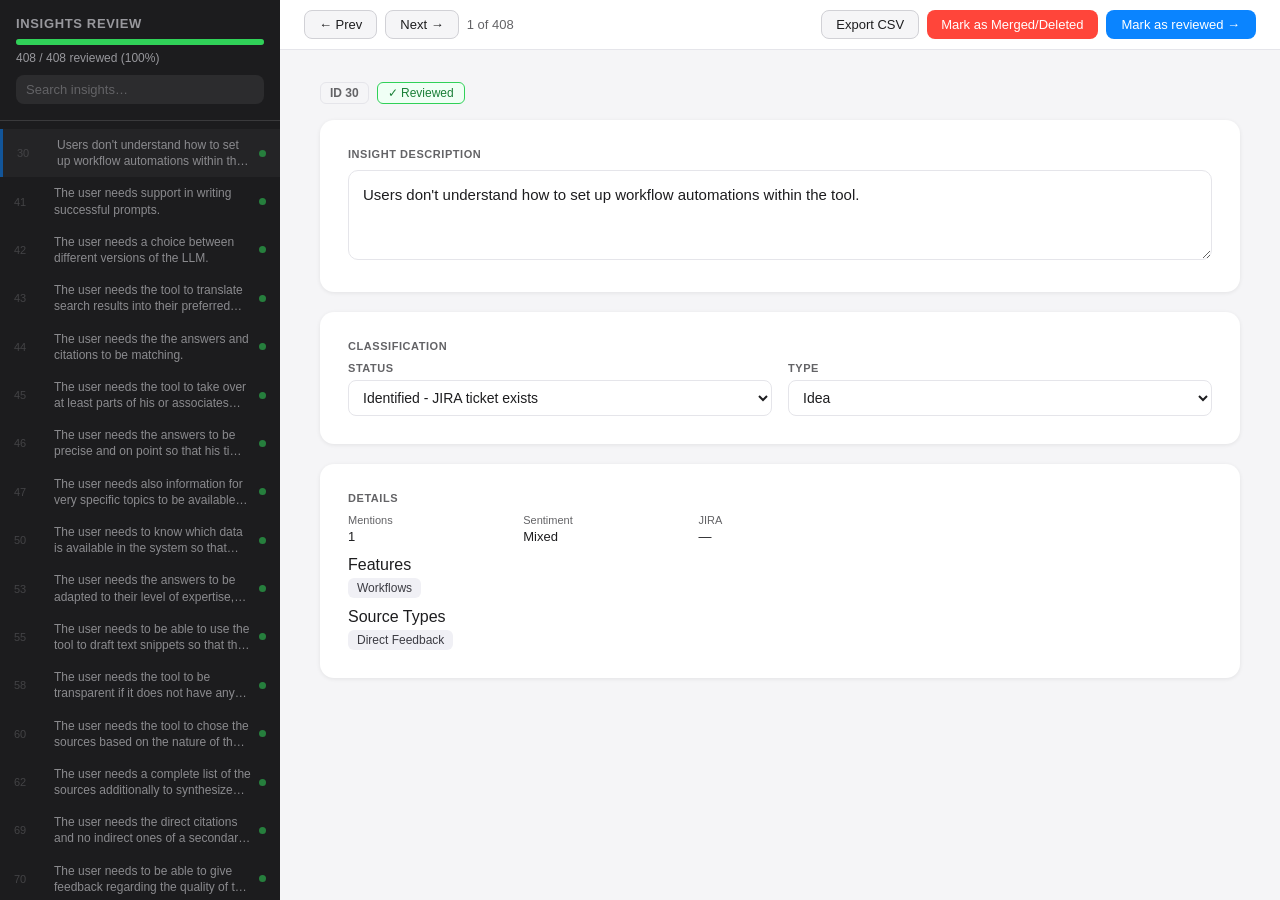
<file: insights_review.html>
<!DOCTYPE html>
<html lang="en">
<head>
<meta charset="UTF-8">
<meta name="viewport" content="width=device-width, initial-scale=1.0">
<title>Noxtua Insights Review</title>
<style>
  * { box-sizing: border-box; margin: 0; padding: 0; }
  body { font-family: -apple-system, BlinkMacSystemFont, 'Segoe UI', sans-serif; background: #f5f5f7; color: #1d1d1f; }
  
  #app { display: grid; grid-template-columns: 280px 1fr; height: 100vh; }

  /* Sidebar */
  #sidebar { background: #1c1c1e; color: #f5f5f7; display: flex; flex-direction: column; overflow: hidden; }
  #sidebar-header { padding: 16px; border-bottom: 1px solid #3a3a3c; flex-shrink: 0; }
  #sidebar-header h2 { font-size: 13px; font-weight: 600; color: #98989d; text-transform: uppercase; letter-spacing: 0.05em; margin-bottom: 8px; }
  #progress-bar-bg { background: #3a3a3c; border-radius: 4px; height: 6px; margin-bottom: 6px; }
  #progress-bar { background: #30d158; height: 6px; border-radius: 4px; transition: width 0.3s; }
  #progress-text { font-size: 12px; color: #98989d; }
  #search-box { width: 100%; background: #2c2c2e; border: none; border-radius: 8px; padding: 7px 10px; color: #f5f5f7; font-size: 13px; margin-top: 10px; outline: none; }
  #search-box::placeholder { color: #636366; }
  #sidebar-list { flex: 1; overflow-y: auto; padding: 8px 0; }
  .sidebar-item { padding: 8px 14px; cursor: pointer; display: flex; align-items: center; gap: 8px; border-radius: 0; transition: background 0.1s; }
  .sidebar-item:hover { background: #2c2c2e; }
  .sidebar-item.active { background: #2c2c2e; border-left: 3px solid #0a84ff; }
  .sidebar-item.reviewed { opacity: 0.55; }
  .sidebar-item.deleted { opacity: 0.4; text-decoration: line-through; }
  .sid-id { font-size: 11px; color: #636366; min-width: 32px; }
  .sid-text { font-size: 12px; line-height: 1.35; color: #e5e5ea; flex: 1; overflow: hidden; display: -webkit-box; -webkit-line-clamp: 2; -webkit-box-orient: vertical; }
  .sid-dot { width: 7px; height: 7px; border-radius: 50%; flex-shrink: 0; }
  .dot-reviewed { background: #30d158; }
  .dot-changed { background: #0a84ff; }
  .dot-deleted { background: #ff453a; }
  .dot-pending { background: #636366; }

  /* Main panel */
  #main { display: flex; flex-direction: column; overflow: hidden; }
  #toolbar { background: #fff; border-bottom: 1px solid #e5e5ea; padding: 10px 24px; display: flex; align-items: center; gap: 12px; flex-shrink: 0; }
  #toolbar-left { display: flex; align-items: center; gap: 8px; }
  .nav-btn { background: #f5f5f7; border: 1px solid #d1d1d6; border-radius: 8px; padding: 6px 14px; font-size: 13px; cursor: pointer; color: #1d1d1f; }
  .nav-btn:hover { background: #e5e5ea; }
  #position-label { font-size: 13px; color: #636366; }
  #toolbar-right { margin-left: auto; display: flex; gap: 8px; }
  .btn-export { background: #f5f5f7; border: 1px solid #d1d1d6; border-radius: 8px; padding: 6px 14px; font-size: 13px; cursor: pointer; color: #1d1d1f; }
  .btn-export:hover { background: #e5e5ea; }
  .btn-mark { background: #0a84ff; border: none; border-radius: 8px; padding: 6px 16px; font-size: 13px; cursor: pointer; color: #fff; font-weight: 500; }
  .btn-mark:hover { background: #0071e3; }
  .btn-delete { background: #ff453a; border: none; border-radius: 8px; padding: 6px 14px; font-size: 13px; cursor: pointer; color: #fff; font-weight: 500; }
  .btn-delete:hover { background: #d70015; }

  #content { flex: 1; overflow-y: auto; padding: 32px 40px; }

  .card { background: #fff; border-radius: 14px; padding: 28px; margin-bottom: 20px; box-shadow: 0 1px 4px rgba(0,0,0,0.08); }
  .card-label { font-size: 11px; font-weight: 600; color: #636366; text-transform: uppercase; letter-spacing: 0.05em; margin-bottom: 10px; }
  
  #insight-id-badge { display: inline-block; background: #f5f5f7; border: 1px solid #e5e5ea; border-radius: 6px; padding: 3px 9px; font-size: 12px; color: #636366; font-weight: 600; margin-bottom: 16px; }
  
  #insight-textarea { width: 100%; border: 1.5px solid #e5e5ea; border-radius: 10px; padding: 12px 14px; font-size: 15px; line-height: 1.55; color: #1d1d1f; resize: vertical; min-height: 90px; font-family: inherit; outline: none; transition: border-color 0.15s; }
  #insight-textarea:focus { border-color: #0a84ff; }
  #insight-textarea.changed { border-color: #0a84ff; background: #f0f6ff; }

  .meta-row { display: grid; grid-template-columns: 1fr 1fr; gap: 16px; }
  .meta-field label { display: block; font-size: 11px; font-weight: 600; color: #636366; text-transform: uppercase; letter-spacing: 0.05em; margin-bottom: 6px; }
  .meta-field select { width: 100%; border: 1.5px solid #e5e5ea; border-radius: 8px; padding: 8px 10px; font-size: 14px; color: #1d1d1f; background: #fff; outline: none; cursor: pointer; font-family: inherit; transition: border-color 0.15s; }
  .meta-field select:focus { border-color: #0a84ff; }
  .meta-field select.changed { border-color: #0a84ff; background: #f0f6ff; }
  
  .info-grid { display: grid; grid-template-columns: repeat(auto-fill, minmax(160px, 1fr)); gap: 12px; }
  .info-item { }
  .info-item .info-label { font-size: 11px; color: #636366; font-weight: 500; margin-bottom: 3px; }
  .info-item .info-val { font-size: 13px; color: #1d1d1f; }
  
  .tag-list { display: flex; flex-wrap: wrap; gap: 6px; }
  .tag { display: inline-block; background: #f0f0f5; border-radius: 6px; padding: 3px 9px; font-size: 12px; color: #3c3c43; }
  
  blockquote { border-left: 3px solid #d1d1d6; padding: 8px 14px; font-size: 13px; color: #3c3c43; font-style: italic; line-height: 1.5; }
  
  .notes-box { font-size: 13px; color: #3c3c43; line-height: 1.5; }

  .deleted-banner { background: #fff3f3; border: 1.5px solid #ff453a; border-radius: 10px; padding: 12px 16px; color: #d70015; font-size: 13px; font-weight: 500; margin-bottom: 20px; }
  .reviewed-badge { display: inline-block; background: #f0fff5; border: 1px solid #30d158; border-radius: 6px; padding: 3px 10px; font-size: 12px; color: #1a7f37; font-weight: 500; margin-left: 8px; }
  
  #delete-modal { display: none; position: fixed; inset: 0; background: rgba(0,0,0,0.4); z-index: 100; align-items: center; justify-content: center; }
  #delete-modal.open { display: flex; }
  .modal-box { background: #fff; border-radius: 14px; padding: 28px; width: 480px; box-shadow: 0 8px 40px rgba(0,0,0,0.2); }
  .modal-box h3 { font-size: 17px; font-weight: 600; margin-bottom: 8px; }
  .modal-box p { font-size: 14px; color: #636366; margin-bottom: 16px; }
  .modal-box input { border: 1.5px solid #e5e5ea; border-radius: 8px; padding: 9px 12px; font-size: 14px; font-family: inherit; outline: none; }
  .modal-box input:focus { border-color: #0a84ff; }
  .modal-actions { display: flex; gap: 10px; justify-content: flex-end; }
  .btn-cancel { background: #f5f5f7; border: 1px solid #d1d1d6; border-radius: 8px; padding: 8px 18px; font-size: 14px; cursor: pointer; }
  .btn-confirm-delete { background: #ff453a; border: none; border-radius: 8px; padding: 8px 18px; font-size: 14px; color: #fff; cursor: pointer; font-weight: 500; }
</style>
</head>
<body>
<div id="app">
  <div id="sidebar">
    <div id="sidebar-header">
      <h2>Insights Review</h2>
      <div id="progress-bar-bg"><div id="progress-bar"></div></div>
      <div id="progress-text"></div>
      <input id="search-box" type="text" placeholder="Search insights…">
    </div>
    <div id="sidebar-list"></div>
  </div>
  <div id="main">
    <div id="toolbar">
      <div id="toolbar-left">
        <button class="nav-btn" onclick="navigate(-1)">← Prev</button>
        <button class="nav-btn" onclick="navigate(1)">Next →</button>
        <span id="position-label"></span>
      </div>
      <div id="toolbar-right">
        <button class="btn-export" onclick="exportCSV()">Export CSV</button>
        <button class="btn-delete" onclick="openDeleteModal()">Mark as Merged/Deleted</button>
        <button class="btn-mark" onclick="markReviewed()">Mark as reviewed →</button>
      </div>
    </div>
    <div id="content"></div>
  </div>
</div>

<div id="delete-modal">
  <div class="modal-box">
    <h3>Merge / Delete Insight</h3>
    <p>Enter the ID this insight should be merged into, or leave blank to just delete it.</p>
    <div style="display:flex;align-items:center;gap:8px;margin-bottom:16px;">
      <label style="font-size:14px;color:#636366;white-space:nowrap;">Merge into ID</label>
      <input id="delete-merge-id" type="number" placeholder="e.g. 212" style="width:120px;">
      <span style="font-size:13px;color:#636366;">or</span>
      <input id="delete-custom-note" type="text" placeholder="custom note (optional)" style="flex:1;margin-bottom:0;">
    </div>
    <div id="delete-preview" style="font-size:12px;color:#636366;margin-bottom:16px;font-family:monospace;"></div>
    <div class="modal-actions">
      <button class="btn-cancel" onclick="closeDeleteModal()">Cancel</button>
      <button class="btn-confirm-delete" onclick="confirmDelete()">Confirm</button>
    </div>
  </div>
</div>

<script>
const RAW_DATA = [{"id": 30, "originalInsight": "Users don't understand how to set up workflow automations within the tool.", "originalStatus": "Identified - JIRA ticket exists", "originalType": "Idea", "originalMentions": 1, "insight": "Users don't understand how to set up workflow automations within the tool.", "status": "Identified - JIRA ticket exists", "type": "Idea", "mentions": 1, "notes_for_reviewer": "", "reviewed": true, "features": ["Workflows"], "sourceTypes": ["Direct Feedback"], "notes": "", "quotes": "", "jira": "", "sentiment": "Mixed"}, {"id": 41, "originalInsight": "The user needs support in writing successful prompts.", "originalStatus": "Planned for development", "originalType": "Missing Feature", "originalMentions": 13, "insight": "The user needs support in writing successful prompts.", "status": "Planned for development", "type": "Missing Feature", "mentions": 13, "notes_for_reviewer": "", "reviewed": true, "features": ["Chat"], "sourceTypes": ["Direct Feedback", "Interview Study", "Usability Testing"], "notes": "", "quotes": "Prompt-Techniken als Schablone im Chat-Fenster einblenden. | [2026-07-22] \"eine Assistenzfunktion, die … ungenaues Prompting erkennt und … Hinweise … gibt\" (CSM 56); \"eine promptverbesserung … wenn der … Prompt zu unspezifisch ist\" (SELF 21)", "jira": "", "sentiment": "Negative"}, {"id": 42, "originalInsight": "The user needs a choice between different versions of the LLM.", "originalStatus": "Identified - JIRA ticket exists", "originalType": "Idea", "originalMentions": 2, "insight": "The user needs a choice between different versions of the LLM.", "status": "Identified - JIRA ticket exists", "type": "Idea", "mentions": 2, "notes_for_reviewer": "", "reviewed": true, "features": [], "sourceTypes": ["Direct Feedback", "Interview Study"], "notes": "", "quotes": "", "jira": "", "sentiment": "Mixed"}, {"id": 43, "originalInsight": "The user needs the tool to translate search results into their preferred language.", "originalStatus": "Identified - JIRA ticket exists", "originalType": "Missing Feature", "originalMentions": 3, "insight": "The user needs the tool to translate search results into their preferred language.", "status": "Identified - JIRA ticket exists", "type": "Missing Feature", "mentions": 3, "notes_for_reviewer": "", "reviewed": true, "features": [], "sourceTypes": ["Direct Feedback"], "notes": "", "quotes": "", "jira": "", "sentiment": "Negative"}, {"id": 44, "originalInsight": "The user needs the the answers and citations to be matching.", "originalStatus": "Well done - positive feedback outweighs negative", "originalType": "General Feedback", "originalMentions": 25, "insight": "The user needs the the answers and citations to be matching.", "status": "Well done - positive feedback outweighs negative", "type": "General Feedback", "mentions": 25, "notes_for_reviewer": "", "reviewed": true, "features": [], "sourceTypes": ["Direct Feedback"], "notes": "Improved with release of Beck Noxtua and is reported to be: The initial test results look very good. The insertion of citations is now largely correct. In the Feedback Survey for the post-agentic release only 5 out of 70 participants mention mistmatches.\n\nDecember 2025: +1\n\n", "quotes": "", "jira": "", "sentiment": "Negative"}, {"id": 45, "originalInsight": "The user needs the tool to take over at least parts of his or associates tasks reliably so that he has the biggest benefit of using the tool.", "originalStatus": "New – Not yet discussed", "originalType": "General Feedback", "originalMentions": 2, "insight": "The user needs the tool to take over at least parts of his or associates tasks reliably so that he has the biggest benefit of using the tool.", "status": "New – Not yet discussed", "type": "General Feedback", "mentions": 2, "notes_for_reviewer": "", "reviewed": true, "features": ["Research"], "sourceTypes": ["Direct Feedback"], "notes": "", "quotes": "Perspektive/Effizienz: Die „Wunschvorstellung“ ist, dass man wissenschaftliche Mitarbeiter „jedenfalls in Teilen sparen“ kann, wenn Agenten die Recherche auf ähnlichem Niveau übernehmen.\n\n„Das ist wie wenn man auf den Pool von wissenschaftlichen Mitarbeitern zugreift. Da kann man mal Glück haben und manchmal hat man Pech … und wenn man richtig Pech hat, dann kriegt man … einen renitenten wissenschaftlichen Mitarbeiter…“\n", "jira": "", "sentiment": "Negative"}, {"id": 46, "originalInsight": "The user needs the answers to be precise and on point so that his time is efficiently used.", "originalStatus": "Identified - JIRA ticket exists", "originalType": "General Feedback", "originalMentions": 21, "insight": "The user needs the answers to be precise and on point so that his time is efficiently used.", "status": "Identified - JIRA ticket exists", "type": "General Feedback", "mentions": 21, "notes_for_reviewer": "", "reviewed": true, "features": [], "sourceTypes": ["Direct Feedback"], "notes": "Since Release:\n1 good\n1 bad", "quotes": "Zu lehrbuchartig; eigentliche Antwort enthalten, aber nicht gut auffindbar.", "jira": "", "sentiment": "Negative"}, {"id": 47, "originalInsight": "The user needs also information for very specific topics to be available so that he can use the tool for their tasks.", "originalStatus": "New – Not yet discussed", "originalType": "General Feedback", "originalMentions": 1, "insight": "The user needs also information for very specific topics to be available so that he can use the tool for their tasks.", "status": "New – Not yet discussed", "type": "General Feedback", "mentions": 1, "notes_for_reviewer": "", "reviewed": true, "features": ["Research"], "sourceTypes": ["Direct Feedback"], "notes": "", "quotes": "", "jira": "", "sentiment": "Negative"}, {"id": 50, "originalInsight": "The user needs to know which data is available in the system so that they can be sure that the right sources can be used.", "originalStatus": "Identified - JIRA ticket exists", "originalType": "Improvement", "originalMentions": 4, "insight": "The user needs to know which data is available in the system so that they can be sure that the right sources can be used.", "status": "Identified - JIRA ticket exists", "type": "Improvement", "mentions": 4, "notes_for_reviewer": "", "reviewed": true, "features": ["Research"], "sourceTypes": ["Direct Feedback"], "notes": "", "quotes": "", "jira": "", "sentiment": "Negative"}, {"id": 53, "originalInsight": "The user needs the answers to be adapted to their level of expertise, that they can work best with the answers.", "originalStatus": "New – Not yet discussed", "originalType": "Improvement", "originalMentions": 2, "insight": "The user needs the answers to be adapted to their level of expertise, that they can work best with the answers.", "status": "New – Not yet discussed", "type": "Improvement", "mentions": 2, "notes_for_reviewer": "", "reviewed": true, "features": [], "sourceTypes": ["Direct Feedback", "Hackathon"], "notes": "", "quotes": "", "jira": "", "sentiment": "Negative"}, {"id": 55, "originalInsight": "The user needs to be able to use the tool to draft text snippets so that they can save time.", "originalStatus": "Well done - positive feedback outweighs negative", "originalType": "General Feedback", "originalMentions": 3, "insight": "The user needs to be able to use the tool to draft text snippets so that they can save time.", "status": "Well done - positive feedback outweighs negative", "type": "General Feedback", "mentions": 3, "notes_for_reviewer": "", "reviewed": true, "features": [], "sourceTypes": ["Direct Feedback"], "notes": "", "quotes": "", "jira": "", "sentiment": "Negative"}, {"id": 58, "originalInsight": "The user needs the tool to be transparent if it does not have any sources available.", "originalStatus": "Identified - JIRA ticket exists", "originalType": "Improvement", "originalMentions": 5, "insight": "The user needs the tool to be transparent if it does not have any sources available.", "status": "Identified - JIRA ticket exists", "type": "Improvement", "mentions": 5, "notes_for_reviewer": "", "reviewed": true, "features": ["Research"], "sourceTypes": ["Direct Feedback"], "notes": "", "quotes": "[2026-07-27] Wenn es nichts gibt, lieber sagen es gibt nichts, statt zu improvisieren.", "jira": "", "sentiment": "Negative"}, {"id": 60, "originalInsight": "The user needs the tool to chose the sources based on the nature of the question. E.g. Formularhandbücher used as a substitute source: unsuitable for doctrinal questions.", "originalStatus": "New – Not yet discussed", "originalType": "General Feedback", "originalMentions": 1, "insight": "The user needs the tool to chose the sources based on the nature of the question. E.g. Formularhandbücher used as a substitute source: unsuitable for doctrinal questions.", "status": "New – Not yet discussed", "type": "General Feedback", "mentions": 1, "notes_for_reviewer": "", "reviewed": true, "features": ["Research"], "sourceTypes": ["Direct Feedback"], "notes": "", "quotes": "", "jira": "", "sentiment": "Negative"}, {"id": 62, "originalInsight": "The user needs a complete list of the sources additionally to synthesized results.", "originalStatus": "Identified - JIRA ticket exists", "originalType": "Improvement", "originalMentions": 3, "insight": "The user needs a complete list of the sources additionally to synthesized results.", "status": "Identified - JIRA ticket exists", "type": "Improvement", "mentions": 3, "notes_for_reviewer": "", "reviewed": true, "features": ["Workflows", "Research"], "sourceTypes": ["Direct Feedback", "Interview Study"], "notes": "", "quotes": "", "jira": "", "sentiment": "Negative"}, {"id": 69, "originalInsight": "The user needs the direct citations and no indirect ones of a secondary source.", "originalStatus": "Identified - JIRA ticket exists", "originalType": "Improvement", "originalMentions": 4, "insight": "The user needs the direct citations and no indirect ones of a secondary source.", "status": "Identified - JIRA ticket exists", "type": "Improvement", "mentions": 4, "notes_for_reviewer": "", "reviewed": true, "features": ["Research"], "sourceTypes": ["Direct Feedback"], "notes": "", "quotes": "", "jira": "", "sentiment": "Negative"}, {"id": 70, "originalInsight": "The user needs to be able to give feedback regarding the quality of the task fulfillment.", "originalStatus": "New – Not yet discussed", "originalType": "Missing Feature", "originalMentions": 2, "insight": "The user needs to be able to give feedback regarding the quality of the task fulfillment.", "status": "New – Not yet discussed", "type": "Missing Feature", "mentions": 2, "notes_for_reviewer": "", "reviewed": true, "features": ["All"], "sourceTypes": ["Direct Feedback"], "notes": "", "quotes": "", "jira": "", "sentiment": "Negative"}, {"id": 71, "originalInsight": "The user needs the tool to make own deductions beyond the provision and integration of feedback.", "originalStatus": "Identified - JIRA ticket exists", "originalType": "Improvement", "originalMentions": 4, "insight": "The user needs the tool to make own deductions beyond the provision and integration of feedback.", "status": "Identified - JIRA ticket exists", "type": "Improvement", "mentions": 4, "notes_for_reviewer": "", "reviewed": true, "features": ["Research"], "sourceTypes": ["Direct Feedback", "Interview Study"], "notes": "", "quotes": "", "jira": "", "sentiment": "Negative"}, {"id": 72, "originalInsight": "The user needs the tool to also provide them with alternative perspectives not only e.g. with the predominant one.", "originalStatus": "Identified - JIRA ticket exists", "originalType": "Improvement", "originalMentions": 5, "insight": "The user needs the tool to also provide them with alternative perspectives not only e.g. with the predominant one.", "status": "Identified - JIRA ticket exists", "type": "Improvement", "mentions": 5, "notes_for_reviewer": "", "reviewed": true, "features": ["Research"], "sourceTypes": ["Direct Feedback", "Interview Study"], "notes": "", "quotes": "\"Even positive hallucination leads to a new thought you wouldn't have had alone (Corp6); AI helps me take other perspectives - you only ever think from your own (Justice6)\" (Corporate / Judiciary Personas)", "jira": "", "sentiment": "Negative"}, {"id": 74, "originalInsight": "The user wants to be able to add additional (e.g. internal) data and cases to the tool, so that it can integrate this data as well.", "originalStatus": "Planned for development", "originalType": "Missing Feature", "originalMentions": 21, "insight": "The user wants to be able to add additional (e.g. internal) data and cases to the tool, so that it can integrate this data as well.", "status": "Planned for development", "type": "Missing Feature", "mentions": 21, "notes_for_reviewer": "", "reviewed": true, "features": ["Document Storage", "Knowledge Base"], "sourceTypes": ["Direct Feedback", "Interview Study"], "notes": "", "quotes": "", "jira": "", "sentiment": "Negative"}, {"id": 75, "originalInsight": "The user needs to be able to customize the tool to fit to their individual or company internal policies or preferences.", "originalStatus": "Identified - JIRA ticket exists", "originalType": "Missing Feature", "originalMentions": 13, "insight": "The user needs to be able to customize the tool to fit to their individual or company internal policies or preferences.", "status": "Identified - JIRA ticket exists", "type": "Missing Feature", "mentions": 13, "notes_for_reviewer": "", "reviewed": true, "features": ["User Profile"], "sourceTypes": ["Direct Feedback", "Interview Study", "Usability Testing"], "notes": "", "quotes": "Nutzer möchten Eigenschaften (Rolle, Zitierweise, Textaufbau) generell festlegen, statt jedes Mal zu prompten. | [Lime Survey 2026-07-23, RID 95]: \"Es würde schon helfen, wenn man etwas zu den Anforderungen, die man hat, hinterlegen könnte. Bei […] Noxtua fühle ich mich grundsätzlich so, als ob ich einem Viertsemester erst erklären muss, dass ich nicht ohne Anlass breite Ausführungen d…\"", "jira": "", "sentiment": "Negative"}, {"id": 76, "originalInsight": "The user needs to have insights into the sources of the provided answer in order to verify results easier.", "originalStatus": "Well done - positive feedback outweighs negative", "originalType": "General Feedback", "originalMentions": 67, "insight": "The user needs to have insights into the sources of the provided answer in order to verify results easier.", "status": "Well done - positive feedback outweighs negative", "type": "General Feedback", "mentions": 67, "notes_for_reviewer": "", "reviewed": true, "features": ["Research"], "sourceTypes": ["Direct Feedback", "Hackathon", "Interview Study"], "notes": "", "quotes": "BayernLB 2026-07: \"Die Angabe zitierfähiger Fundstellen sowie die Möglichkeit, relevante Textstellen unmittelbar im Kontext zu prüfen, wird als großer Vorteil gegenüber anderen KI-Systemen hervorgehoben.\" | [2026-06-17] \"In the column \"Dokument & Klausel\" it should create a clickable item which allows a direct jump into the referenced source.\" (CS-1575)", "jira": "CS-1575", "sentiment": "Positive"}, {"id": 77, "originalInsight": "The users have different needs for the level of detail of the answer.", "originalStatus": "Identified - JIRA ticket exists", "originalType": "Missing Feature", "originalMentions": 8, "insight": "The users have different needs for the level of detail of the answer.", "status": "Identified - JIRA ticket exists", "type": "Missing Feature", "mentions": 8, "notes_for_reviewer": "", "reviewed": true, "features": ["Research", "Personalization"], "sourceTypes": ["Direct Feedback", "Hackathon", "Interview Study"], "notes": "Should be looked at holistically as a topic of user/ answer preferences. > should monitored!", "quotes": "“Wäre toll, wenn man einstellen könnte, wie ausführlich die Antworten sind”\n\"I want to prompt that I want a topic detailed, or simply broken down\" (Corporate Personas)", "jira": "", "sentiment": "Negative"}, {"id": 78, "originalInsight": "The user would like to be able to see exactly from which part of a source the model derived the answer.", "originalStatus": "Identified - JIRA ticket exists", "originalType": "Missing Feature", "originalMentions": 12, "insight": "The user would like to be able to see exactly from which part of a source the model derived the answer.", "status": "Identified - JIRA ticket exists", "type": "Missing Feature", "mentions": 12, "notes_for_reviewer": "", "reviewed": true, "features": ["Research", "Knowledge Base"], "sourceTypes": ["Direct Feedback", "Interview Study"], "notes": "Study to be planned", "quotes": "“Direkt Quellen an der Seite einzusehen wäre natürlich noch besser.” | Farbliche oder fette Hervorhebung der exakten Fundstelle — manchmal kommt man nach 2 Wochen zum Thema zurück.", "jira": "", "sentiment": "Negative"}, {"id": 79, "originalInsight": "The user needs to be able to understand which steps the AI takes to derive the results.", "originalStatus": "Well done - positive feedback outweighs negative", "originalType": "General Feedback", "originalMentions": 35, "insight": "The user needs to be able to understand which steps the AI takes to derive the results.", "status": "Well done - positive feedback outweighs negative", "type": "General Feedback", "mentions": 35, "notes_for_reviewer": "", "reviewed": true, "features": ["Thinking Process"], "sourceTypes": ["Direct Feedback", "Interview Study", "User Interview"], "notes": "", "quotes": "\"Das ich den Denkprozess nachvollziehen konnte, um eigene Ungenauigkeiten … zu erkennen.\" (CSM 42); \"Denkprozess und Herleitung der Antworten, unmittelbar verwendbar\" (CSM 25)", "jira": "", "sentiment": "Negative"}, {"id": 80, "originalInsight": "The user would like to be able to integrate their thoughts with the official information from the provided sources.", "originalStatus": "New – Not yet discussed", "originalType": "Improvement", "originalMentions": 2, "insight": "The user would like to be able to integrate their thoughts with the official information from the provided sources.", "status": "New – Not yet discussed", "type": "Improvement", "mentions": 2, "notes_for_reviewer": "", "reviewed": true, "features": [], "sourceTypes": ["Direct Feedback"], "notes": "", "quotes": "", "jira": "", "sentiment": "Negative"}, {"id": 81, "originalInsight": "The user needs transparency about data security measures to be sure that their data is being treated confidentially and is not distributed, but only locally on their machine.", "originalStatus": "Implemented - a solution is released", "originalType": "General Feedback", "originalMentions": 7, "insight": "The user needs transparency about data security measures to be sure that their data is being treated confidentially and is not distributed, but only locally on their machine.", "status": "Implemented - a solution is released", "type": "General Feedback", "mentions": 7, "notes_for_reviewer": "", "reviewed": true, "features": ["All"], "sourceTypes": ["Direct Feedback"], "notes": "3 People mention in the Beck Feedback Survey, that this is already a good thing. However, in the sales call the user still didn't seem to be sure.\n\nShared in Marketing, Onepager for Sales is build. Recheck if that reduces uncertainty.", "quotes": "“Ist das jetzt wirklich lokal oder wird das auf einen Server hochgeladen?”\n\nes reicht, dass ihr versichert und uns überzeugt, dass ihr das auch einhaltet  „glaubhaft machen“, z.B. Verschlüsselungsprozess erklären | [2026-07-27] Unsicherheit beim Datenumgang, weil noch keine AVV vorliegt.", "jira": "", "sentiment": "Negative"}, {"id": 82, "originalInsight": "The user wants to be able to share generated matrixes with their colleagues.", "originalStatus": "New – Not yet discussed", "originalType": "Missing Feature", "originalMentions": 1, "insight": "The user wants to be able to share generated matrixes with their colleagues.", "status": "New – Not yet discussed", "type": "Missing Feature", "mentions": 1, "notes_for_reviewer": "", "reviewed": true, "features": ["Matrix-Analysis"], "sourceTypes": ["Direct Feedback"], "notes": "", "quotes": "", "jira": "", "sentiment": "Negative"}, {"id": 83, "originalInsight": "The user needs to be able to generate customized workflows in order to handle complex tasks.", "originalStatus": "Implemented - a solution is released", "originalType": "Missing Feature", "originalMentions": 13, "insight": "The user needs to be able to generate customized workflows in order to handle complex tasks.", "status": "Implemented - a solution is released", "type": "Missing Feature", "mentions": 13, "notes_for_reviewer": "", "reviewed": true, "features": ["Workflows", "To-Do-List"], "sourceTypes": ["Direct Feedback", "Interview Study"], "notes": "", "quotes": "", "jira": "", "sentiment": "Negative"}, {"id": 84, "originalInsight": "The user needs to be able to import on Matrixes to provide the system with more information.", "originalStatus": "Implemented - a solution is released", "originalType": "Missing Feature", "originalMentions": 1, "insight": "The user needs to be able to import on Matrixes to provide the system with more information.", "status": "Implemented - a solution is released", "type": "Missing Feature", "mentions": 1, "notes_for_reviewer": "", "reviewed": true, "features": [], "sourceTypes": ["Direct Feedback"], "notes": "", "quotes": "", "jira": "", "sentiment": "Negative"}, {"id": 86, "originalInsight": "The user needs to be able to access templates from the word-add-in in order to have everything in one place.", "originalStatus": "Planned for development", "originalType": "Missing Feature", "originalMentions": 1, "insight": "The user needs to be able to access templates from the word-add-in in order to have everything in one place.", "status": "Planned for development", "type": "Missing Feature", "mentions": 1, "notes_for_reviewer": "", "reviewed": true, "features": ["Templates"], "sourceTypes": ["User Interview"], "notes": "", "quotes": "", "jira": "", "sentiment": "Negative"}, {"id": 87, "originalInsight": "The user needs help in optimizing the content of a document regarding their needs.", "originalStatus": "Planned for development", "originalType": "Idea", "originalMentions": 5, "insight": "The user needs help in optimizing the content of a document regarding their needs.", "status": "Planned for development", "type": "Idea", "mentions": 5, "notes_for_reviewer": "", "reviewed": true, "features": ["Document Review", "Workflows"], "sourceTypes": ["Interview Study", "User Interview"], "notes": "", "quotes": "", "jira": "", "sentiment": "Mixed"}, {"id": 88, "originalInsight": "The user wants to be able to see and decide on proposed changes in order to stay in control.", "originalStatus": "Implemented - a solution is released", "originalType": "General Feedback", "originalMentions": 2, "insight": "The user wants to be able to see and decide on proposed changes in order to stay in control.", "status": "Implemented - a solution is released", "type": "General Feedback", "mentions": 2, "notes_for_reviewer": "", "reviewed": true, "features": [], "sourceTypes": ["User Interview"], "notes": "", "quotes": "Mhm Nein, in Word gibt es ja diesen Überprüfungsmodus Markup Modus, wenn die Änderungen alle im im Markup wären, dann kann man da ja relativ schnell sich dann durchklicken und entweder annehmen oder ablehnen, oder?", "jira": "", "sentiment": "Negative"}, {"id": 90, "originalInsight": "The user wants to be supported in taking the right measures to a request.", "originalStatus": "New – Not yet discussed", "originalType": "Idea", "originalMentions": 2, "insight": "The user wants to be supported in taking the right measures to a request.", "status": "New – Not yet discussed", "type": "Idea", "mentions": 2, "notes_for_reviewer": "", "reviewed": true, "features": ["Document Review"], "sourceTypes": ["Interview Study", "User Interview"], "notes": "", "quotes": "\"The tool does an initial check - is it in the right area, are documents complete; simple questions it could answer directly\" (Corporate Personas)", "jira": "", "sentiment": "Mixed"}, {"id": 93, "originalInsight": "The user needs the tool to be accessible and usable within their familiar working environment, especially if they have less technical proficiency.", "originalStatus": "Implemented - a solution is released", "originalType": "General Feedback", "originalMentions": 8, "insight": "The user needs the tool to be accessible and usable within their familiar working environment, especially if they have less technical proficiency.", "status": "Implemented - a solution is released", "type": "General Feedback", "mentions": 8, "notes_for_reviewer": "", "reviewed": true, "features": ["Word-Add-In"], "sourceTypes": ["Interview Study", "User Interview"], "notes": "", "quotes": "", "jira": "", "sentiment": "Negative"}, {"id": 94, "originalInsight": "The user needs to be able to stick with their custom formatting and fonts, in order not having to reformat their document.", "originalStatus": "Implemented - a solution is released", "originalType": "Improvement", "originalMentions": 3, "insight": "The user needs to be able to stick with their custom formatting and fonts, in order not having to reformat their document.", "status": "Implemented - a solution is released", "type": "Improvement", "mentions": 3, "notes_for_reviewer": "", "reviewed": true, "features": ["All"], "sourceTypes": ["Interview Study", "User Interview"], "notes": "", "quotes": "", "jira": "", "sentiment": "Negative"}, {"id": 96, "originalInsight": "The user needs a general workflow to check the different types of documents.", "originalStatus": "New – Not yet discussed", "originalType": "General Feedback", "originalMentions": 1, "insight": "The user needs a general workflow to check the different types of documents.", "status": "New – Not yet discussed", "type": "General Feedback", "mentions": 1, "notes_for_reviewer": "", "reviewed": true, "features": ["Templates", "Workflows"], "sourceTypes": ["User Interview"], "notes": "", "quotes": "\"Aber ja kommt wie gesagt auf Vertrag an ich hab ein prompt ein Template hinterlegt, das mehr oder weniger lautet fass mir den Vertrag zusammen erklär mir jede einzelne Klausel hebe hervor, wenn es nachteilig für mich ist, also völlig unabhängig von der Vertragsart funktioniert auch schon ganz passabel.\"", "jira": "", "sentiment": "Negative"}, {"id": 97, "originalInsight": "The user needs the AI to support him to be quicker with their task.", "originalStatus": "Well done - positive feedback outweighs negative", "originalType": "General Feedback", "originalMentions": 12, "insight": "The user needs the AI to support him to be quicker with their task.", "status": "Well done - positive feedback outweighs negative", "type": "General Feedback", "mentions": 12, "notes_for_reviewer": "", "reviewed": true, "features": [], "sourceTypes": ["Direct Feedback"], "notes": "", "quotes": "", "jira": "", "sentiment": "Negative"}, {"id": 98, "originalInsight": "The user needs help in gaining an initial overview of a (complex) topic.", "originalStatus": "Well done - positive feedback outweighs negative", "originalType": "General Feedback", "originalMentions": 25, "insight": "The user needs help in gaining an initial overview of a (complex) topic.", "status": "Well done - positive feedback outweighs negative", "type": "General Feedback", "mentions": 25, "notes_for_reviewer": "", "reviewed": true, "features": ["Research"], "sourceTypes": ["Direct Feedback", "Hackathon", "Interview Study"], "notes": "", "quotes": "“Man muss nur noch 1 Minute für den Prompt investieren und hat dann schon, was man erstmal braucht.” | Nutzer schätzen den schnellen Einstieg in die Recherche über den Corpus; möchten das nicht mehr missen. | BayernLB 2026-07: \"[Publisher] Noxtua eignet sich gut als Recherche- und Orientierungsinstrument, um sich effizient in neue Rechtsgebiete einzuarbeiten oder eigene vorläufige Einschätzungen abzusichern.\" | \"super Zusammenfassung\"\n\"What works well: getting at least a usable overview of unfamiliar legal areas in very short time, becoming somewhat speaking-fluent\" (Judiciary Personas)", "jira": "", "sentiment": "Negative"}, {"id": 99, "originalInsight": "The user needs a clear structure of answers in order to easily understand it.", "originalStatus": "Well done - positive feedback outweighs negative", "originalType": "General Feedback", "originalMentions": 37, "insight": "The user needs a clear structure of answers in order to easily understand it.", "status": "Well done - positive feedback outweighs negative", "type": "General Feedback", "mentions": 37, "notes_for_reviewer": "", "reviewed": true, "features": ["Research"], "sourceTypes": ["Direct Feedback", "Interview Study"], "notes": "5 participant mentions lacking structure\n", "quotes": "", "jira": "", "sentiment": "Negative"}, {"id": 101, "originalInsight": "The user needs the system to provide answers in appropriate language.", "originalStatus": "Identified - JIRA ticket exists", "originalType": "General Feedback", "originalMentions": 19, "insight": "The user needs the system to provide answers in appropriate language.", "status": "Identified - JIRA ticket exists", "type": "General Feedback", "mentions": 19, "notes_for_reviewer": "", "reviewed": true, "features": [], "sourceTypes": ["Direct Feedback", "Hackathon", "Interview Study"], "notes": "", "quotes": "Der Output entsprach sprachlich nicht ganz dem Duktus eines Anwalts. | [Lime Survey 2026-07-23, RID 31]: \"[…] wenn ich ehrlich bin. Ich erwarte von Noxtua, das es weiß, wie Rubrum und Anschreiben eines Gerichtsschriftsatzes lauten. Hier sind etliche Fehler, die einem während des Referendariats für Punktabzug angedroht wurden. Beispiele: \"An das…\" | [2026-07-27] Englische Antworten, obwohl auf Deutsch gebraucht — zuletzt besser geworden.", "jira": "", "sentiment": "Negative"}, {"id": 102, "originalInsight": "The user needs the answers to have a high accuracy to be beneficial to him.", "originalStatus": "Identified - JIRA ticket exists", "originalType": "General Feedback", "originalMentions": 85, "insight": "The user needs the answers to have a high accuracy to be beneficial to him.", "status": "Identified - JIRA ticket exists", "type": "General Feedback", "mentions": 85, "notes_for_reviewer": "", "reviewed": true, "features": ["Knowledge Base", "Sources", "Citations"], "sourceTypes": ["Direct Feedback", "Hackathon"], "notes": "In Beck Survey before agentic release\n20 say its good\n39 say it needs improvement\n\nIn Beck Survey after agentic release\n13 say its good\n22 say it needs improvement\n\n67 (bad) - 34 (good) = 32\n\nAccuracy after release: \n2 good 9 bad", "quotes": "Grds. sind wir von der KI angetan. Man bekommt im Researchbereich Antworten, die juristisch auf viel hoeherem Niveau als bei Konkurrenten sein duerften. ... Teilweise fantasieren die Antworten aber ziemlich. | Partially materially incorrect statements (e.g. Remark is incorrectly located in section III of the land register; GbR-Register requirement for easements unknown; Declaration of equal priority protects against foreclosure) | Halluzinationen an einigen Stellen, obwohl relevante Passagen in den Quellen enthalten waren. | Beeindruckende Ergebnisse bei komplexen, aufeinander aufbauenden Recherchen; je komplexer, desto schwieriger. | Verlässlichkeit bei Grammatik nicht gegeben; juristische Fehler (z.B. TB vs. Entscheidungsgründe). | BayernLB 2026-07: \"Dokumentenanalyse und Drafting: die Ergebnisqualität wurde uneinheitlich bewertet, teilweise blieben Analysen oberflächlich.\" | Halluzinationen 2026-07: \"Wie ist es möglich, dass du diese Halluzinationen mit den Gesetzestexten hast, wenn du doch unmittelbaren Zugriff darauf hast und nimmst?\" | [2026-07-22] \"In diesem Fall halluziniert die KI …\" (CSM 33); \"die Quellen tragen nicht immer das Ergebnis …\" (CSM 18) | [2026-07-22] \"wurden … die Vertragspartner vertauscht … Interessenlage … nicht ausreichend berücksichtigt … Formulierungsvorschläge … sehr sperrig\" (CSM 49) | [2026-06-26] \"Noxtua has mistakenly considered the Act No. 99/1963 Coll. (OSŘ) to be the SŘS and even \"doubled down\" on that assumption as it uses the abbreviation \"SŘS\" while referring to OSŘ\" (CS-1631) | [2026-07-07] \"It seems that Noxtua derives certain conclusions based on an incorrect interpretation of the data.\" (CS-1660) | [2026-07-03] \"bei dem Fall, bei dem das System anscheinend nicht existierende Urteile angeführt hat (ich konnte diese weder bei Beck noch bei juris mit den Aktenzeichen finden)\" (CS-1650)", "jira": "CS-1073; CS-1074; CS-1075; CS-1076; CS-1077; CS-1078; CS-1079; CS-1080; CS-1081; CS-1082; CS-1083; CS-1084; CS-1085; CS-1086; CS-1087; CS-1088; CS-1089; CS-1090; CS-1091; CS-1092; CS-1106; CS-1107; CS-1524; CS-1565; CS-1631; CS-1654; CS-1660; CS-1650", "sentiment": "Negative"}, {"id": 103, "originalInsight": "The users need to have a reliable data base as the source of the answers.", "originalStatus": "Well done - positive feedback outweighs negative", "originalType": "General Feedback", "originalMentions": 71, "insight": "The users need to have a reliable data base as the source of the answers.", "status": "Well done - positive feedback outweighs negative", "type": "General Feedback", "mentions": 71, "notes_for_reviewer": "", "reviewed": true, "features": ["Citations"], "sourceTypes": ["Direct Feedback", "Interview Study"], "notes": "", "quotes": "[Publisher]-database works good, can provide trust; very happy, provides solutions. | BayernLB 2026-07: \"Der Zugriff auf Inhalte aus [Publisher]-online (Kommentare, Aufsätze, Rechtsprechung) wird als zentraler Mehrwert wahrgenommen – insbesondere bei komplexeren, spezialisierten oder weniger geläufigen Rechtsfragen.\" | [2026-07-22] \"kein Halluzinieren, wenn es um die Ergebnisse der Rechtsrecherche ging\" (CSM 75); \"Dass es zuverlässiger war als andere KI.\" (CSM 30) | [2026-07-22] \"Datengrundlage [Publisher]-Online … woran die … Wettbewerber … bisher scheitern\" (SELF 52)", "jira": "", "sentiment": "Positive"}, {"id": 104, "originalInsight": "The user wants to be able to work with their own (existing) documents.", "originalStatus": "Planned for development", "originalType": "General Feedback", "originalMentions": 5, "insight": "The user wants to be able to work with their own (existing) documents.", "status": "Planned for development", "type": "General Feedback", "mentions": 5, "notes_for_reviewer": "", "reviewed": true, "features": [], "sourceTypes": ["Direct Feedback"], "notes": "", "quotes": "", "jira": "", "sentiment": "Negative"}, {"id": 105, "originalInsight": "The user needs to be able to get a summary in order to get a quick overview.", "originalStatus": "Well done - positive feedback outweighs negative", "originalType": "General Feedback", "originalMentions": 9, "insight": "The user needs to be able to get a summary in order to get a quick overview.", "status": "Well done - positive feedback outweighs negative", "type": "General Feedback", "mentions": 9, "notes_for_reviewer": "", "reviewed": true, "features": [], "sourceTypes": ["Direct Feedback", "Interview Study", "Usability Testing"], "notes": "", "quotes": "\"Click on a case, 'give me a quick overview of the facts and dispute' - that would be great before reading 180 pages\" (Judiciary Personas)\n\"I get an email with 20 attachments and I'm supposed to fish out the facts - I'd love a chronological fact summary\" (Corporate Personas)", "jira": "", "sentiment": "Negative"}, {"id": 106, "originalInsight": "The user needs to be able to set the interface language of the app in Noxtua.", "originalStatus": "New – Not yet discussed", "originalType": "Missing Feature", "originalMentions": 1, "insight": "The user needs to be able to set the interface language of the app in Noxtua.", "status": "New – Not yet discussed", "type": "Missing Feature", "mentions": 1, "notes_for_reviewer": "", "reviewed": true, "features": [], "sourceTypes": ["Direct Feedback"], "notes": "", "quotes": "", "jira": "", "sentiment": "Negative"}, {"id": 107, "originalInsight": "The user needs to be able to upload files larger than 10 MB.", "originalStatus": "Identified - JIRA ticket exists", "originalType": "Improvement", "originalMentions": 13, "insight": "The user needs to be able to upload files larger than 10 MB.", "status": "Identified - JIRA ticket exists", "type": "Improvement", "mentions": 13, "notes_for_reviewer": "", "reviewed": true, "features": ["Document Upload"], "sourceTypes": ["Direct Feedback"], "notes": "", "quotes": "I’m currently using CoPilot. It can evaluate the document and help me compile the information for third-party procurement management. Unfortunately, I don’t have a PDF smaller than 10 MB available for Noxtua that I could meaningfully analyze. Therefore, I won’t be continuing this topic with Noxtua’s AI; I simply don’t have the time.” || Grds. sind wir von der KI angetan. Man bekommt im Researchbereich Antworten, die juristisch auf viel höherem Niveau als bei Konkurrenten sein dürften. Das ist sicherlich mit dem Zugriff auf Ihre Datenbank ein USP. Teilweise fantasieren die Antworten aber ziemlich. | [Lime Survey 2026-07-23, RID 67]: \"Ich weiß nicht, ob das zum Editor gehört. Aber es wäre sehr hilfreich, wenn man nicht nur 15 Dokumente hochladen könnte, sondern Ordner mit einigen hundert erstellen könnte, die dann dauerhaft zur Verfügung stehen bei größeren […] time: 235…\" | \"30 MB sind definitiv zu wenig. Die … angebotenen 50 mb scheinen auskömmlich zu sein.\" (CSM 34); \"Viel mehr Speicher!!\" (SELF 36)", "jira": "CS-1107", "sentiment": "Negative"}, {"id": 108, "originalInsight": "The user expects to get (in itself and for the same request) consistent answers.", "originalStatus": "Identified - JIRA ticket exists", "originalType": "General Feedback", "originalMentions": 8, "insight": "The user expects to get (in itself and for the same request) consistent answers.", "status": "Identified - JIRA ticket exists", "type": "General Feedback", "mentions": 8, "notes_for_reviewer": "", "reviewed": true, "features": [], "sourceTypes": ["Direct Feedback"], "notes": "", "quotes": "", "jira": "", "sentiment": "Negative"}, {"id": 109, "originalInsight": "The user needs all relevant sources to be available and used for the answer.", "originalStatus": "Identified - JIRA ticket exists", "originalType": "General Feedback", "originalMentions": 25, "insight": "The user needs all relevant sources to be available and used for the answer.", "status": "Identified - JIRA ticket exists", "type": "General Feedback", "mentions": 25, "notes_for_reviewer": "", "reviewed": true, "features": ["all"], "sourceTypes": ["Direct Feedback", "Interview Study"], "notes": "Citation: \"Broaden source coverage so multiple commentaries (BSK StGB/JStG, CR CP II, PraxKomm StGB, HK EMRK, etc.) are surfaced rather than a single source per topic.\" (Publisher Feedback — Swiss, merged from ID 415)", "quotes": "[2026-06-11] \"These repealed laws don't contain any text. They are just marked as repealed. They haven't been ingested at all thus appear as non-existent.\" (CS-1545) | [2026-06-11] \"This regulation isn't included in our index because it's too recent... you asked about article 6, but the regulation only contains 3 articles\" (CS-1548) | [2026-06-11] \"Out of 3 single-query attempts, only 1 succeeded in surfacing the expected sources. A follow-up query with a slight nudge... did retrieve them successfully\" (CS-1551) | [2026-07-15] \"Second court decision is still not being retreived correctly (there are others but not this one).\" (CS-1706) | [2026-06-25] \"Warum greift Noxtua nicht auf die Inhalte des OGK ZPO zu - ist doch ein Beckkommentar?\" (CS-1604) | Trotz Prompt werden Literatur-/Rechtsprechungszitate teils nicht eingefügt; Zugriff auf Corpus nicht voll genutzt. | [2026-07-27] Standard statutory texts such as the UVgO are not returned despite being available on [Publisher]-online.", "jira": "CS-1545; CS-1548; CS-1551; CS-1706; CS-1604", "sentiment": "Negative"}, {"id": 110, "originalInsight": "The user needs to get feedback regarding the completion of the file upload.", "originalStatus": "Implemented - a solution is released", "originalType": "Improvement", "originalMentions": 6, "insight": "The user needs to get feedback regarding the completion of the file upload.", "status": "Implemented - a solution is released", "type": "Improvement", "mentions": 6, "notes_for_reviewer": "", "reviewed": true, "features": ["Document Upload"], "sourceTypes": ["Direct Feedback"], "notes": "", "quotes": "\"Teilweise erfolgt gar keine Rückmeldung. Man kann dann nur vermuten, dass die hochgeladene Datei wohl zu groß war. \" | Dokumentupload unvollständig; positiv: System merkt Fehlendes und fragt nach.", "jira": "", "sentiment": "Negative"}, {"id": 111, "originalInsight": "The user expects the answer to be updated with the information from follow-up prompting instead of just appending it at the end.", "originalStatus": "New – Not yet discussed", "originalType": "Improvement", "originalMentions": 1, "insight": "The user expects the answer to be updated with the information from follow-up prompting instead of just appending it at the end.", "status": "New – Not yet discussed", "type": "Improvement", "mentions": 1, "notes_for_reviewer": "", "reviewed": true, "features": [], "sourceTypes": ["Direct Feedback"], "notes": "", "quotes": "", "jira": "", "sentiment": "Negative"}, {"id": 112, "originalInsight": "The user doesn't want to see the interim results but only the final result.", "originalStatus": "New – Not yet discussed", "originalType": "General Feedback", "originalMentions": 1, "insight": "The user doesn't want to see the interim results but only the final result.", "status": "New – Not yet discussed", "type": "General Feedback", "mentions": 1, "notes_for_reviewer": "", "reviewed": true, "features": [], "sourceTypes": ["Direct Feedback"], "notes": "", "quotes": "\"Was mir nicht gefällt ist, dass beim generieren des Ergebnisses bereits Textbausteine angezeigt werden. Ich fände es besser, wenn erst ein Text angezeigt wird, wenn das finale Ergebnis feststeht.\"", "jira": "", "sentiment": "Negative"}, {"id": 113, "originalInsight": "The user needs the most recent version of a source to be used instead of an outdated version.", "originalStatus": "Identified - JIRA ticket exists", "originalType": "General Feedback", "originalMentions": 23, "insight": "The user needs the most recent version of a source to be used instead of an outdated version.", "status": "Identified - JIRA ticket exists", "type": "General Feedback", "mentions": 23, "notes_for_reviewer": "", "reviewed": true, "features": [], "sourceTypes": ["Direct Feedback"], "notes": "", "quotes": "| Recent case law even BGH partly not known (written form for rental agreements) | Jüngere Rechtsprechung und aktuelle Gesetzesstände nicht zuverlässig erkannt; Rückgriff auf veraltete Rechtsstände. | BayernLB 2026-07: \"In einzelnen Fällen wurden neue Gesetze oder jüngere Rechtsprechung teilweise nicht erkannt oder erst nach expliziter Nachfrage berücksichtigt.\" | Halluzinationen 2026-07: \"warum muss ich Gesetze selbst bereitstellen, [wenn] ich [Publisher] nutze und teuer dafür bezahle?\"", "jira": "", "sentiment": "Negative"}, {"id": 114, "originalInsight": "The user needs to be able to compare different legislations easily.", "originalStatus": "New – Not yet discussed", "originalType": "Idea", "originalMentions": 2, "insight": "The user needs to be able to compare different legislations easily.", "status": "New – Not yet discussed", "type": "Idea", "mentions": 2, "notes_for_reviewer": "", "reviewed": true, "features": ["Document Review"], "sourceTypes": ["Direct Feedback", "Interview Study"], "notes": "", "quotes": "\"Automated evaluation of how old laws match the wording of the new one\" (Corporate Personas)", "jira": "", "sentiment": "Mixed"}, {"id": 115, "originalInsight": "The user needs to be able to continue the chat even after longer times of inactivity.", "originalStatus": "Implemented - a solution is released", "originalType": "General Feedback", "originalMentions": 4, "insight": "The user needs to be able to continue the chat even after longer times of inactivity.", "status": "Implemented - a solution is released", "type": "General Feedback", "mentions": 4, "notes_for_reviewer": "", "reviewed": true, "features": [], "sourceTypes": ["Direct Feedback"], "notes": "", "quotes": " | Chats are deleted after 2 weeks; The content of an open chat and previously uploaded files may be lost after a longer period of inactivity", "jira": "", "sentiment": "Negative"}, {"id": 116, "originalInsight": "The user needs guidance in case of occuring errors in order to be able to understand what is going wrong.", "originalStatus": "Identified - JIRA ticket exists", "originalType": "Improvement", "originalMentions": 15, "insight": "The user needs guidance in case of occuring errors in order to be able to understand what is going wrong.", "status": "Identified - JIRA ticket exists", "type": "Improvement", "mentions": 15, "notes_for_reviewer": "", "reviewed": true, "features": ["Error Handling"], "sourceTypes": ["Direct Feedback", "Hackathon", "Interview Study", "Usability Testing"], "notes": "", "quotes": "Fehlermeldung \"internal Error\" nicht weiterführend – Fehlercode hinterlegen?", "jira": "", "sentiment": "Negative"}, {"id": 119, "originalInsight": "The user needs to be able to see which chat was about which topic in order to easily navigate to the right chat.", "originalStatus": "Implemented - a solution is released", "originalType": "Missing Feature", "originalMentions": 4, "insight": "The user needs to be able to see which chat was about which topic in order to easily navigate to the right chat.", "status": "Implemented - a solution is released", "type": "Missing Feature", "mentions": 4, "notes_for_reviewer": "", "reviewed": true, "features": [], "sourceTypes": ["Direct Feedback"], "notes": "", "quotes": "", "jira": "", "sentiment": "Negative"}, {"id": 120, "originalInsight": "The user needs a date/time tracker for the product in order to work on cases, where time matters.", "originalStatus": "Identified - JIRA ticket exists", "originalType": "Missing Feature", "originalMentions": 4, "insight": "The user needs a date/time tracker for the product in order to work on cases, where time matters.", "status": "Identified - JIRA ticket exists", "type": "Missing Feature", "mentions": 4, "notes_for_reviewer": "", "reviewed": true, "features": [], "sourceTypes": ["Direct Feedback", "Interview Study"], "notes": "", "quotes": "\"It should know today is 19.2.26 and assume the question refers to today's legal situation\" (Corporate Personas) | No awareness of current time status ('Today is...')", "jira": "", "sentiment": "Negative"}, {"id": 121, "originalInsight": "User wants to upload a whole folder with many documents in it - into the Matrix Analysis.", "originalStatus": "Identified - JIRA ticket exists", "originalType": "Improvement", "originalMentions": 2, "insight": "User wants to upload a whole folder with many documents in it - into the Matrix Analysis.", "status": "Identified - JIRA ticket exists", "type": "Improvement", "mentions": 2, "notes_for_reviewer": "MERGED into ID 208", "reviewed": true, "features": ["Matrix-Analysis"], "sourceTypes": ["Direct Feedback"], "notes": "", "quotes": "", "jira": "", "sentiment": "Negative", "deleteNote": "MERGED into ID 208"}, {"id": 122, "originalInsight": "The user wants to be able to ask questions back and further process created matrices in the chat.", "originalStatus": "Identified - JIRA ticket exists", "originalType": "Improvement", "originalMentions": 5, "insight": "The user wants to be able to ask questions back and further process created matrices in the chat.", "status": "Identified - JIRA ticket exists", "type": "Improvement", "mentions": 5, "notes_for_reviewer": "", "reviewed": true, "features": ["Matrix-Analysis"], "sourceTypes": ["Direct Feedback", "Online Survey"], "notes": "", "quotes": "", "jira": "", "sentiment": "Negative"}, {"id": 124, "originalInsight": "The user needs to be able to create new criteria and matrices in Matrix Analysis quickly and easily.", "originalStatus": "Well done - positive feedback outweighs negative", "originalType": "General Feedback", "originalMentions": 2, "insight": "The user needs to be able to create new criteria and matrices in Matrix Analysis quickly and easily.", "status": "Well done - positive feedback outweighs negative", "type": "General Feedback", "mentions": 2, "notes_for_reviewer": "", "reviewed": true, "features": ["Matrix-Analysis"], "sourceTypes": ["Direct Feedback"], "notes": "before Agentic", "quotes": "", "jira": "", "sentiment": "Negative"}, {"id": 126, "originalInsight": "The user needs Matrix Analysis to evaluate large amounts of data simultaneously with speed and efficiency.", "originalStatus": "Well done - positive feedback outweighs negative", "originalType": "General Feedback", "originalMentions": 5, "insight": "The user needs Matrix Analysis to evaluate large amounts of data simultaneously with speed and efficiency.", "status": "Well done - positive feedback outweighs negative", "type": "General Feedback", "mentions": 5, "notes_for_reviewer": "", "reviewed": true, "features": ["Matrix-Analysis"], "sourceTypes": ["Direct Feedback"], "notes": "", "quotes": "You can easily put together evaluation criteria for contracts and then evaluate contracts en masse. The nice thing is that you can create self-explanatory criteria.", "jira": "", "sentiment": "Negative"}, {"id": 127, "originalInsight": "The user expects an easy to understand interface for the Matrix, with appropriate sizing of input fields and self-explanatory guidance through the UI.", "originalStatus": "Identified - JIRA ticket exists", "originalType": "Improvement", "originalMentions": 6, "insight": "The user expects an easy to understand interface for the Matrix, with appropriate sizing of input fields and self-explanatory guidance through the UI.", "status": "Identified - JIRA ticket exists", "type": "Improvement", "mentions": 6, "notes_for_reviewer": "", "reviewed": true, "features": ["Matrix-Analysis"], "sourceTypes": ["Direct Feedback"], "notes": "before Agentic", "quotes": " \"Die Eingabe der Aufgaben-Stellung ist nicht komfortabel. Das Fenster hierfür ist einfach zu klein gestaltet. Die Matrix-Funktion empfand ich als nicht ansprechend gestaltet.\"\n\n\"Eindeutig nicht gelungen ist die geringe Übersichtlichkeit. Die Eingabefenster haben \"SMS-Größe\". Das Feature an sich ist gut durchdacht, muss aber optisch noch deutlich aufgebessert werden. Stichwort Benutzeroberfläche.\"", "jira": "", "sentiment": "Negative"}, {"id": 128, "originalInsight": "The user needs upload times in Matrix Analysis to be reliably fast and always return a result.", "originalStatus": "New – Not yet discussed", "originalType": "Improvement", "originalMentions": 2, "insight": "The user needs upload times in Matrix Analysis to be reliably fast and always return a result.", "status": "New – Not yet discussed", "type": "Improvement", "mentions": 2, "notes_for_reviewer": "MERGED into ID 208", "reviewed": true, "features": ["Matrix-Analysis"], "sourceTypes": ["Direct Feedback"], "notes": "before Agentic", "quotes": "", "jira": "", "sentiment": "Negative", "deleteNote": "MERGED into ID 208"}, {"id": 129, "originalInsight": "The user needs Matrix Analysis results to be reliable and expects the tool to handle law updates clearly, without requiring manual review.", "originalStatus": "New – Not yet discussed", "originalType": "Improvement", "originalMentions": 2, "insight": "The user needs Matrix Analysis results to be reliable and expects the tool to handle law updates clearly, without requiring manual review.", "status": "New – Not yet discussed", "type": "Improvement", "mentions": 2, "notes_for_reviewer": "", "reviewed": true, "features": ["Matrix-Analysis"], "sourceTypes": ["Direct Feedback"], "notes": "before Agentic", "quotes": "", "jira": "", "sentiment": "Negative"}, {"id": 130, "originalInsight": "The user needs Matrix Analysis to apply consistent logic between columns and across rows.", "originalStatus": "New – Not yet discussed", "originalType": "Improvement", "originalMentions": 1, "insight": "The user needs Matrix Analysis to apply consistent logic between columns and across rows.", "status": "New – Not yet discussed", "type": "Improvement", "mentions": 1, "notes_for_reviewer": "", "reviewed": true, "features": ["Matrix-Analysis"], "sourceTypes": ["Direct Feedback"], "notes": "", "quotes": "", "jira": "", "sentiment": "Negative"}, {"id": 132, "originalInsight": "The users want higher recognition rate of relevant information within uploaded documents.", "originalStatus": "Identified - JIRA ticket exists", "originalType": "General Feedback", "originalMentions": 8, "insight": "The users want higher recognition rate of relevant information within uploaded documents.", "status": "Identified - JIRA ticket exists", "type": "General Feedback", "mentions": 8, "notes_for_reviewer": "MERGED into ID 208", "reviewed": true, "features": ["Matrix-Analysis"], "sourceTypes": ["Direct Feedback"], "notes": "preAgentic", "quotes": "Recognition rate of relevant information and processing speed below the competition (especially Legora) and our internal system | [2026-07-27] Sachverhalte, die initial angehängt wurden, werden nicht immer vollständig ausgeschöpft/berücksichtigt.", "jira": "", "sentiment": "Negative", "deleteNote": "MERGED into ID 208"}, {"id": 133, "originalInsight": "The user wants to be able to set up a workflow that compares a document in the Canvas with an uploaded document and trigger changes so that both of them are matching.", "originalStatus": "Identified - JIRA ticket exists", "originalType": "Missing Feature", "originalMentions": 5, "insight": "The user wants to be able to set up a workflow that compares a document in the Canvas with an uploaded document and trigger changes so that both of them are matching.", "status": "Identified - JIRA ticket exists", "type": "Missing Feature", "mentions": 5, "notes_for_reviewer": "", "reviewed": true, "features": ["Canvas"], "sourceTypes": ["Direct Feedback", "Interview Study"], "notes": "", "quotes": "\"Compare and produce Word/PDF markup directly in one file with the changes visible\" (Corporate Personas)", "jira": "", "sentiment": "Negative"}, {"id": 134, "originalInsight": "The user doesn't want to have to differentiate beforehand between Canvas and Chat, but being able to open the canvas retrospectively for interactive editing, when they want to change sections and or do manual editing.", "originalStatus": "Implemented - a solution is released", "originalType": "General Feedback", "originalMentions": 2, "insight": "The user doesn't want to have to differentiate beforehand between Canvas and Chat, but being able to open the canvas retrospectively for interactive editing, when they want to change sections and or do manual editing.", "status": "Implemented - a solution is released", "type": "General Feedback", "mentions": 2, "notes_for_reviewer": "", "reviewed": true, "features": ["Canvas"], "sourceTypes": ["Direct Feedback"], "notes": "", "quotes": "Editor umständlich: warum ist Öffnen erforderlich? Warum merkt er das nicht?", "jira": "", "sentiment": "Negative"}, {"id": 135, "originalInsight": "User want to be able to insert line breaks in prompts easily with one click.", "originalStatus": "New – Not yet discussed", "originalType": "Improvement", "originalMentions": 2, "insight": "User want to be able to insert line breaks in prompts easily with one click.", "status": "New – Not yet discussed", "type": "Improvement", "mentions": 2, "notes_for_reviewer": "", "reviewed": true, "features": ["Prompting"], "sourceTypes": ["Usability Testing"], "notes": "", "quotes": "", "jira": "", "sentiment": "Negative"}, {"id": 136, "originalInsight": "Users want to be able to ask questions to specific sections & prompt changes based on specific sections.", "originalStatus": "Implemented - a solution is released", "originalType": "Missing Feature", "originalMentions": 12, "insight": "Users want to be able to ask questions to specific sections & prompt changes based on specific sections.", "status": "Implemented - a solution is released", "type": "Missing Feature", "mentions": 12, "notes_for_reviewer": "", "reviewed": true, "features": ["Canvas"], "sourceTypes": ["Usability Testing"], "notes": "", "quotes": "", "jira": "", "sentiment": "Negative"}, {"id": 137, "originalInsight": "The user needs the compare-changes feature to be intuitive and its icon to be self-explanatory.", "originalStatus": "Implemented - a solution is released", "originalType": "Improvement", "originalMentions": 2, "insight": "The user needs the compare-changes feature to be intuitive and its icon to be self-explanatory.", "status": "Implemented - a solution is released", "type": "Improvement", "mentions": 2, "notes_for_reviewer": "", "reviewed": true, "features": ["Canvas"], "sourceTypes": ["Usability Testing"], "notes": "", "quotes": "", "jira": "", "sentiment": "Negative"}, {"id": 138, "originalInsight": "Users want the ability to turn on/off numbering in a document.", "originalStatus": "Implemented - a solution is released", "originalType": "Idea", "originalMentions": 1, "insight": "Users want the ability to turn on/off numbering in a document.", "status": "Implemented - a solution is released", "type": "Idea", "mentions": 1, "notes_for_reviewer": "", "reviewed": true, "features": ["Canvas", "Word-Add-In"], "sourceTypes": ["Usability Testing"], "notes": "", "quotes": "", "jira": "", "sentiment": "Mixed"}, {"id": 139, "originalInsight": "Users want to be able to mark up (color highlights) documents for clarity and emphasis.", "originalStatus": "New – Not yet discussed", "originalType": "Idea", "originalMentions": 2, "insight": "Users want to be able to mark up (color highlights) documents for clarity and emphasis.", "status": "New – Not yet discussed", "type": "Idea", "mentions": 2, "notes_for_reviewer": "", "reviewed": true, "features": ["Canvas", "Word-Add-In"], "sourceTypes": ["Usability Testing"], "notes": "", "quotes": "", "jira": "", "sentiment": "Mixed"}, {"id": 140, "originalInsight": "Users expect the Editor to open automatically when a draft is prompted.", "originalStatus": "New – Not yet discussed", "originalType": "Improvement", "originalMentions": 14, "insight": "Users expect the Editor to open automatically when a draft is prompted.", "status": "New – Not yet discussed", "type": "Improvement", "mentions": 14, "notes_for_reviewer": "", "reviewed": true, "features": ["Canvas"], "sourceTypes": ["Direct Feedback", "Usability Testing"], "notes": "Merged ID 486. Post-implementation feedback (Lime Survey 2026-07-23, RID 143) reports the manual open-editor step still breaks the workflow after 'Implemented'; status reopened to 'New – Not yet discussed' on 2026-07-24.", "quotes": "Oh, so I have to open Canvas here first, or does it happen automatically? \n | Editor umständlich: warum ist Öffnen erforderlich? Warum merkt er das nicht? | [Lime Survey 2026-07-23, RID 143]: \"wenn es notwendig ist, dass der editor geöffnet ist, sollte dies automatisch geschehen. wenn es heißt \"bitte öffnen sie den editor\", dann funktioniert es im folgenden schon meist nicht mehr. das ist etwas krampfig. ebenso, dass sich im edit…\"", "jira": "", "sentiment": "Negative"}, {"id": 141, "originalInsight": "The users struggle and wish for help when interacting with the canvas.", "originalStatus": "Implemented - a solution is released", "originalType": "Missing Feature", "originalMentions": 15, "insight": "The users struggle and wish for help when interacting with the canvas.", "status": "Implemented - a solution is released", "type": "Missing Feature", "mentions": 15, "notes_for_reviewer": "", "reviewed": true, "features": ["Onboarding", "Academy"], "sourceTypes": ["Direct Feedback", "Usability Testing"], "notes": "", "quotes": "", "jira": "", "sentiment": "Negative"}, {"id": 142, "originalInsight": "User highlight that, familiar document editing and review features (like e.g. tracked changes) are important for adoption of the Editor.", "originalStatus": "Well done - positive feedback outweighs negative", "originalType": "General Feedback", "originalMentions": 4, "insight": "User highlight that, familiar document editing and review features (like e.g. tracked changes) are important for adoption of the Editor.", "status": "Well done - positive feedback outweighs negative", "type": "General Feedback", "mentions": 4, "notes_for_reviewer": "", "reviewed": true, "features": ["Canvas"], "sourceTypes": ["Usability Testing"], "notes": "", "quotes": "", "jira": "", "sentiment": "Negative"}, {"id": 143, "originalInsight": "The users would like to be able to store prompts and share with other users for usage.", "originalStatus": "Implemented - a solution is released", "originalType": "Missing Feature", "originalMentions": 8, "insight": "The users would like to be able to store prompts and share with other users for usage.", "status": "Implemented - a solution is released", "type": "Missing Feature", "mentions": 8, "notes_for_reviewer": "", "reviewed": true, "features": ["Templates"], "sourceTypes": ["Direct Feedback", "Usability Testing"], "notes": "", "quotes": "", "jira": "", "sentiment": "Negative"}, {"id": 144, "originalInsight": "The users expect the tool to seamlessly integrate into their current text editing tools (i.e. word).", "originalStatus": "Implemented - a solution is released", "originalType": "Improvement", "originalMentions": 32, "insight": "The users expect the tool to seamlessly integrate into their current text editing tools (i.e. word).", "status": "Implemented - a solution is released", "type": "Improvement", "mentions": 32, "notes_for_reviewer": "", "reviewed": true, "features": ["Word-Add-In"], "sourceTypes": ["Direct Feedback", "Interview Study", "Usability Testing", "Survey"], "notes": "", "quotes": "[Lime Survey 2026-07-23, RID 216]: \"Es wäre eine enorme Zeitersparnis, wenn im Editor wie bei anderen Anbietern auch, die Änderungen direkt im Originalformat im Änderungsmodus vorgenommen werden würden. Das spart die mühsame […] time: 82.77\"; \"[Word-Add-In] in Word an sich ist schonmal gut, es vermindert Produktivitätsverluste zwischen einzelnen Tools hin und her wechseln zu müssen\" (Lime Survey 2026-07-24, RID 39)", "jira": "", "sentiment": "Negative"}, {"id": 145, "originalInsight": "The users would like to see the content mapped to specific pages, i.e. page breaks and page numbering.", "originalStatus": "New – Not yet discussed", "originalType": "Improvement", "originalMentions": 2, "insight": "The users would like to see the content mapped to specific pages, i.e. page breaks and page numbering.", "status": "New – Not yet discussed", "type": "Improvement", "mentions": 2, "notes_for_reviewer": "", "reviewed": true, "features": ["Canvas"], "sourceTypes": ["Usability Testing"], "notes": "", "quotes": "", "jira": "", "sentiment": "Negative"}, {"id": 146, "originalInsight": "The users appreciate that the export keeps the tracked changes just like in word.", "originalStatus": "Well done - positive feedback outweighs negative", "originalType": "General Feedback", "originalMentions": 24, "insight": "The users appreciate that the export keeps the tracked changes just like in word.", "status": "Well done - positive feedback outweighs negative", "type": "General Feedback", "mentions": 24, "notes_for_reviewer": "", "reviewed": true, "features": ["Canvas", "Document Download"], "sourceTypes": ["Usability Testing"], "notes": "", "quotes": "[2026-07-22] \"Das man das word-dokument runterladen konnte. Und das man Änderungen einzeln annehmen und ablehnen konnte.\" (SELF 54) | [Lime Survey 2026-07-23, RID 49]: \"Dass man grds. die Änderungen sieht und wie bei Word annehmen/ablehnen kann. Somit sieht man gleich, was geändert wurde.\"", "jira": "", "sentiment": "Positive"}, {"id": 147, "originalInsight": "The users would like the tool to prioritize accuracy over convenience, i.e. they rather prefer an \"I don't know\" or \"I'm not sure\" over a false response or incorrect sources.", "originalStatus": "Planned for development", "originalType": "General Feedback", "originalMentions": 5, "insight": "The users would like the tool to prioritize accuracy over convenience, i.e. they rather prefer an \"I don't know\" or \"I'm not sure\" over a false response or incorrect sources.", "status": "Planned for development", "type": "General Feedback", "mentions": 5, "notes_for_reviewer": "", "reviewed": true, "features": ["Research", "Chat"], "sourceTypes": ["Direct Feedback", "Usability Testing"], "notes": "Noxtua is actually also feed backing if it doesn’t know or if results are ambiguous --> once mentioned", "quotes": "“Then we canceled Libra again, and that was the deciding factor for us... We saw that this [in terms of features] was less well developed or even further behind. But Noxtua is more faithful to the original text because of its connection to Beck-Online and the fact that quoting from it is becoming increasingly important.”\n(Laywer for Civil and Coporate Law, Mid-size Law Firm, 51-60 years)\n | [2026-07-27] 'Frag doch einen Anwalt' klingt unseriös/merkwürdig — lieber sagen, dass man sich unsicher ist.", "jira": "", "sentiment": "Negative"}, {"id": 148, "originalInsight": "The users would like to interact with the system more conversation like, getting questions and hints back from the system.", "originalStatus": "Identified - JIRA ticket exists", "originalType": "Improvement", "originalMentions": 16, "insight": "The users would like to interact with the system more conversation like, getting questions and hints back from the system.", "status": "Identified - JIRA ticket exists", "type": "Improvement", "mentions": 16, "notes_for_reviewer": "", "reviewed": true, "features": ["Research", "Chat"], "sourceTypes": ["Direct Feedback", "Interview Study", "Usability Testing"], "notes": "", "quotes": "Als säße jemand neben einem und führe mal meine Arbeit", "jira": "", "sentiment": "Negative"}, {"id": 149, "originalInsight": "User want a customizable layout in order to not need multiple displays when interacting with the tool.", "originalStatus": "Identified - JIRA ticket exists", "originalType": "Idea", "originalMentions": 8, "insight": "User want a customizable layout in order to not need multiple displays when interacting with the tool.", "status": "Identified - JIRA ticket exists", "type": "Idea", "mentions": 8, "notes_for_reviewer": "", "reviewed": true, "features": ["Canvas", "Layout"], "sourceTypes": ["Usability Testing"], "notes": "in case this reaches 15 people, we should recheck this.\n\nStarting with optimizing in Editor Context", "quotes": "[2026-07-22] \"Nutzung des Bildschirms, längere Texte sollten standardmäßig die gesamte Höhe ausnutzen.\" (CSM 10)", "jira": "", "sentiment": "Mixed"}, {"id": 150, "originalInsight": "The users wish to store their own standard snippets (clauses, as a “Baukasten”) that can be accessed through the system.", "originalStatus": "Planned for development", "originalType": "Missing Feature", "originalMentions": 11, "insight": "The users wish to store their own standard snippets (clauses, as a “Baukasten”) that can be accessed through the system.", "status": "Planned for development", "type": "Missing Feature", "mentions": 11, "notes_for_reviewer": "", "reviewed": true, "features": ["Canvas", "Word-Add-In", "Knowledge Base"], "sourceTypes": ["Interview Study", "Usability Testing", "Survey"], "notes": "", "quotes": "\"Hinterlegung eigener Muster als Kontext müsste möglich sein\" (Lime Survey 2026-07-24, RID 67)", "jira": "", "sentiment": "Negative"}, {"id": 151, "originalInsight": "The users would like to be able to use content templates, that can be accessed to draft documents.", "originalStatus": "Planned for development", "originalType": "Missing Feature", "originalMentions": 33, "insight": "The users would like to be able to use content templates, that can be accessed to draft documents.", "status": "Planned for development", "type": "Missing Feature", "mentions": 33, "notes_for_reviewer": "", "reviewed": true, "features": ["Canvas", "Document Storage", "Knowledge Base"], "sourceTypes": ["Direct Feedback", "Interview Study", "Usability Testing", "Workshop"], "notes": "", "quotes": "Verträge aus besonderer Perspektive (auftraggeber-/auftragnehmerfreundlich) mit Formularverträgen erstellen. | Template/Funktion, mit der der Gutachtenstil erzwungen werden kann (Obersatz, Definition, Subsumtion).", "jira": "", "sentiment": "Negative"}, {"id": 153, "originalInsight": "The user needs the tool to differentiate between document content and annotations and only add the content into their document.", "originalStatus": "Identified - JIRA ticket exists", "originalType": "Improvement", "originalMentions": 8, "insight": "The user needs the tool to differentiate between document content and annotations and only add the content into their document.", "status": "Identified - JIRA ticket exists", "type": "Improvement", "mentions": 8, "notes_for_reviewer": "", "reviewed": true, "features": ["Canvas", "Word-Add-In"], "sourceTypes": ["Usability Testing", "User Interview"], "notes": "in case it reaches 15 recheck.", "quotes": "\"Weil manchmal kann ich auch das, was als prompt Ergebnis oder als Antwort rauskommt, nicht 1 zu 1 übertragen, weil noch 23 einführende Sätze und noch eine Überlegung dabei steht und dann die Klausel, die ich eigentlich will und das hilft mir natürlich nicht, das dann zu übertragen mit einem Klick, weil ich dann die ganze Überlegung dazu die nox Tour angestellt hat auch.\" | [Lime Survey 2026-07-23, RID 132]: \"Das[s] der Vertragsentwurf mit den Erklärungen zum Vertrag in einem Dokument exportiert wird bzw. zusammengefasst wird. Eine Trennung würde Arbeitsschritte sparen.\"", "jira": "", "sentiment": "Negative"}, {"id": 154, "originalInsight": "The user expects to be able to use simple, Google-style prompts effectively without needing to learn complex multi-step prompting.", "originalStatus": "Identified - JIRA ticket exists", "originalType": "General Feedback", "originalMentions": 4, "insight": "The user expects to be able to use simple, Google-style prompts effectively without needing to learn complex multi-step prompting.", "status": "Identified - JIRA ticket exists", "type": "General Feedback", "mentions": 4, "notes_for_reviewer": "", "reviewed": true, "features": ["Workflows", "To-Do-List"], "sourceTypes": ["Interview Study", "Usability Testing"], "notes": "", "quotes": "\"The better the AI, the worse my prompts can be - even better is when it makes good output from a bad prompt\" (Corporate Personas)", "jira": "", "sentiment": "Positive"}, {"id": 155, "originalInsight": "The users want the tool to be able to handle tables and diagrams within their documents.", "originalStatus": "New – Not yet discussed", "originalType": "Improvement", "originalMentions": 3, "insight": "The users want the tool to be able to handle tables and diagrams within their documents.", "status": "New – Not yet discussed", "type": "Improvement", "mentions": 3, "notes_for_reviewer": "", "reviewed": true, "features": ["Canvas", "Word-Add-Inn"], "sourceTypes": ["Usability Testing"], "notes": "", "quotes": "", "jira": "", "sentiment": "Negative"}, {"id": 156, "originalInsight": "The user expects the Editor interface to be intuitive, with a layout and button design familiar from other tools.", "originalStatus": "Well done - positive feedback outweighs negative", "originalType": "General Feedback", "originalMentions": 10, "insight": "The user expects the Editor interface to be intuitive, with a layout and button design familiar from other tools.", "status": "Well done - positive feedback outweighs negative", "type": "General Feedback", "mentions": 10, "notes_for_reviewer": "", "reviewed": true, "features": ["Canvas"], "sourceTypes": ["Usability Testing"], "notes": "", "quotes": "", "jira": "", "sentiment": "Positive"}, {"id": 157, "originalInsight": "The user wants to be able to only get a high-level overview of the thinking process and only dig deeper on demand.", "originalStatus": "Implemented - a solution is released", "originalType": "Improvement", "originalMentions": 15, "insight": "The user wants to be able to only get a high-level overview of the thinking process and only dig deeper on demand.", "status": "Implemented - a solution is released", "type": "Improvement", "mentions": 15, "notes_for_reviewer": "", "reviewed": true, "features": ["Thinking Process"], "sourceTypes": ["Direct Feedback", "Usability Testing"], "notes": "", "quotes": "\"[To the question, what does not work well yet:] die vorangestellten Überlegungen der KI. Ich würde vorziehen, dass diese nur bei Bedarf \"ausgeklappt\" werden können.\"", "jira": "", "sentiment": "Negative"}, {"id": 158, "originalInsight": "The users would like to be able to revert changes that they or the tool made.", "originalStatus": "Well done - positive feedback outweighs negative", "originalType": "Improvement", "originalMentions": 4, "insight": "The users would like to be able to revert changes that they or the tool made.", "status": "Well done - positive feedback outweighs negative", "type": "Improvement", "mentions": 4, "notes_for_reviewer": "", "reviewed": true, "features": ["Canvas"], "sourceTypes": ["Direct Feedback", "Usability Testing"], "notes": "", "quotes": "", "jira": "", "sentiment": "Negative"}, {"id": 159, "originalInsight": "The user would like documents in noxtua to have a version history in order to be able to revert to specific state in time.", "originalStatus": "Identified - JIRA ticket exists", "originalType": "Missing Feature", "originalMentions": 4, "insight": "The user would like documents in noxtua to have a version history in order to be able to revert to specific state in time.", "status": "Identified - JIRA ticket exists", "type": "Missing Feature", "mentions": 4, "notes_for_reviewer": "", "reviewed": true, "features": ["Canvas"], "sourceTypes": ["Direct Feedback", "Usability Testing"], "notes": "", "quotes": "", "jira": "", "sentiment": "Negative"}, {"id": 160, "originalInsight": "The users want to have granular control over which changes they accept, by seeing which part is the currently accepted part.", "originalStatus": "Identified - JIRA ticket exists", "originalType": "Improvement", "originalMentions": 3, "insight": "The users want to have granular control over which changes they accept, by seeing which part is the currently accepted part.", "status": "Identified - JIRA ticket exists", "type": "Improvement", "mentions": 3, "notes_for_reviewer": "", "reviewed": true, "features": ["Canvas"], "sourceTypes": ["Usability Testing"], "notes": "", "quotes": "", "jira": "", "sentiment": "Negative"}, {"id": 161, "originalInsight": "The users expect the tool to stick to the language of an uploaded document and not to e.g. switch to German just because the prompt was German.", "originalStatus": "New – Not yet discussed", "originalType": "Improvement", "originalMentions": 2, "insight": "The users expect the tool to stick to the language of an uploaded document and not to e.g. switch to German just because the prompt was German.", "status": "New – Not yet discussed", "type": "Improvement", "mentions": 2, "notes_for_reviewer": "", "reviewed": true, "features": ["Canvas"], "sourceTypes": ["Usability Testing"], "notes": "", "quotes": "", "jira": "", "sentiment": "Negative"}, {"id": 162, "originalInsight": "The users would like to be able to seamlessly use the tool with their email program.", "originalStatus": "Planned for development", "originalType": "Missing Feature", "originalMentions": 21, "insight": "The users would like to be able to seamlessly use the tool with their email program.", "status": "Planned for development", "type": "Missing Feature", "mentions": 21, "notes_for_reviewer": "", "reviewed": true, "features": ["Workflows", "Research", "Outlook-Add-In"], "sourceTypes": ["Direct Feedback", "Interview Study", "Usability Testing"], "notes": "", "quotes": "\"A mini-assistant in the background that drafts emails - handles basic queries, flags complex ones\" (Corporate Personas) | [2026-07-15] \"Ist es geplant, dass auch im neuen Outlook Drag and Drop funktioniert? ... Arbeitet Beck vielleicht sogar an einem Outlook Addin?\" (CS-1705)", "jira": "CS-1705", "sentiment": "Negative"}, {"id": 163, "originalInsight": "The users have trouble differentiating the upload function in the Canvas from the one in the chat.", "originalStatus": "Well done - positive feedback outweighs negative", "originalType": "General Feedback", "originalMentions": 4, "insight": "The users have trouble differentiating the upload function in the Canvas from the one in the chat.", "status": "Well done - positive feedback outweighs negative", "type": "General Feedback", "mentions": 4, "notes_for_reviewer": "", "reviewed": true, "features": ["Canvas", "Chat"], "sourceTypes": ["Usability Testing"], "notes": "", "quotes": "", "jira": "", "sentiment": "Negative"}, {"id": 164, "originalInsight": "The users expect the tool to offer a collaborative environment in which they can comment and work at the same time in order to exchange with colleagues.", "originalStatus": "Identified - JIRA ticket exists", "originalType": "Missing Feature", "originalMentions": 15, "insight": "The users expect the tool to offer a collaborative environment in which they can comment and work at the same time in order to exchange with colleagues.", "status": "Identified - JIRA ticket exists", "type": "Missing Feature", "mentions": 15, "notes_for_reviewer": "", "reviewed": true, "features": ["Canvas", "Word-Add-In", "Research"], "sourceTypes": ["Direct Feedback", "Interview Study", "Usability Testing", "User Interview"], "notes": "", "quotes": "[2026-06-25] \"Ist es vorgesehen, über das Unternehmen hinweg in Projekten zusammenzuarbeiten, ähnlich wie ChatGPT?\" (CS-1620) | \"ein Zusammenarbeiten in Projekten ist nicht möglich … nicht zwei Verträge gleichzeitig anpassen, die aufeinander abgestimmt sein müssen\" (SELF 21)", "jira": "CS-1620", "sentiment": "Negative"}, {"id": 165, "originalInsight": "The users expect the tool to ask questions back if the input provided is ambiguous.", "originalStatus": "Identified - JIRA ticket exists", "originalType": "Improvement", "originalMentions": 7, "insight": "The users expect the tool to ask questions back if the input provided is ambiguous.", "status": "Identified - JIRA ticket exists", "type": "Improvement", "mentions": 7, "notes_for_reviewer": "", "reviewed": true, "features": ["Canvas"], "sourceTypes": ["Direct Feedback", "Interview Study", "Usability Testing"], "notes": "", "quotes": "", "jira": "", "sentiment": "Negative"}, {"id": 167, "originalInsight": "Users wanna be able to customize the layout particularly for having an Editor only view.", "originalStatus": "Identified - JIRA ticket exists", "originalType": "Improvement", "originalMentions": 6, "insight": "Users wanna be able to customize the layout particularly for having an Editor only view.", "status": "Identified - JIRA ticket exists", "type": "Improvement", "mentions": 6, "notes_for_reviewer": "", "reviewed": true, "features": ["Canvas"], "sourceTypes": ["Usability Testing"], "notes": "", "quotes": "", "jira": "", "sentiment": "Negative"}, {"id": 168, "originalInsight": "Users want to replace prompting by filling Dropdowns in order to avoid having to write prompts.", "originalStatus": "New – Not yet discussed", "originalType": "Idea", "originalMentions": 1, "insight": "Users want to replace prompting by filling Dropdowns in order to avoid having to write prompts.", "status": "New – Not yet discussed", "type": "Idea", "mentions": 1, "notes_for_reviewer": "", "reviewed": true, "features": ["Chat"], "sourceTypes": ["Usability Testing"], "notes": "", "quotes": "", "jira": "", "sentiment": "Mixed"}, {"id": 169, "originalInsight": "The user expects the tool to identify non-lawful clauses and clauses that could be to their disadvantage automatically after upload, without the user needed to prompt it.", "originalStatus": "Identified - JIRA ticket exists", "originalType": "Idea", "originalMentions": 3, "insight": "The user expects the tool to identify non-lawful clauses and clauses that could be to their disadvantage automatically after upload, without the user needed to prompt it.", "status": "Identified - JIRA ticket exists", "type": "Idea", "mentions": 3, "notes_for_reviewer": "", "reviewed": true, "features": ["Canvas", "Workflows"], "sourceTypes": ["Usability Testing"], "notes": "", "quotes": "", "jira": "", "sentiment": "Mixed"}, {"id": 170, "originalInsight": "The users would like to be able to interact with the tool via voice input, in order to work more efficiently.", "originalStatus": "Implemented - a solution is released", "originalType": "Missing Feature", "originalMentions": 19, "insight": "The users would like to be able to interact with the tool via voice input, in order to work more efficiently.", "status": "Implemented - a solution is released", "type": "Missing Feature", "mentions": 19, "notes_for_reviewer": "", "reviewed": true, "features": ["Voice Control"], "sourceTypes": ["Direct Feedback", "Interview Study", "Usability Testing", "Workshop"], "notes": "", "quotes": "Clients often ask whether Noxtua could add a voice recognition feature to allow users to dictate prompts rather than type them. Would save them time. | Sprachausgabe – frühzeitig ins Testing einbinden. | [2026-07-22] \"Für mich wäre eine Diktierfunktion für den Prompt essenziell …\" (CSM 17); \"Texteingabe mit Mikrofon wäre gut\" (SELF 37) | [Lime Survey 2026-07-23, RID 50]: \"[…] muss wie auch bei der Konkurrent ein Mikrofonbutton eingearbeitet werden, damit man die Promis nicht tippen muss sondern direkt in die Anwendung diktieren kann. Ebaso muss ich eigene Promis abspeichern können\"", "jira": "CS-1028", "sentiment": "Negative"}, {"id": 171, "originalInsight": "The users expect the tool to do automatic consistency checks across the document.", "originalStatus": "Identified - JIRA ticket exists", "originalType": "Idea", "originalMentions": 3, "insight": "The users expect the tool to do automatic consistency checks across the document.", "status": "Identified - JIRA ticket exists", "type": "Idea", "mentions": 3, "notes_for_reviewer": "", "reviewed": true, "features": ["Canvas", "Word-Add-In"], "sourceTypes": ["Interview Study", "Usability Testing"], "notes": "", "quotes": "\"Real consistency checks across the whole document - §3 and §7 contradict each other, or §8 references §3\" (Corporate Personas)", "jira": "", "sentiment": "Mixed"}, {"id": 172, "originalInsight": "The user expects the tool to offer both structured (decision-tree-like) and flexible (more creative) editing of documents to accommodate both standard but also exceptional cases.", "originalStatus": "New – Not yet discussed", "originalType": "Idea", "originalMentions": 2, "insight": "The user expects the tool to offer both structured (decision-tree-like) and flexible (more creative) editing of documents to accommodate both standard but also exceptional cases.", "status": "New – Not yet discussed", "type": "Idea", "mentions": 2, "notes_for_reviewer": "", "reviewed": true, "features": ["Canvas", "Word-Add-In"], "sourceTypes": ["Usability Testing"], "notes": "", "quotes": "", "jira": "", "sentiment": "Mixed"}, {"id": 173, "originalInsight": "The users would like to be able to intervene if they see the modal is thinking in a wrong direction in order to adjust the result to what they actually need.", "originalStatus": "Identified - JIRA ticket exists", "originalType": "Idea", "originalMentions": 4, "insight": "The users would like to be able to intervene if they see the modal is thinking in a wrong direction in order to adjust the result to what they actually need.", "status": "Identified - JIRA ticket exists", "type": "Idea", "mentions": 4, "notes_for_reviewer": "", "reviewed": true, "features": ["Thinking Process", "To-Do-List"], "sourceTypes": ["Direct Feedback", "Usability Testing"], "notes": "", "quotes": "", "jira": "", "sentiment": "Mixed"}, {"id": 174, "originalInsight": "The user wants the tool to highlight significant changes to them in order to easier navigate especially big edits that the tool makes to documents.", "originalStatus": "New – Not yet discussed", "originalType": "Idea", "originalMentions": 1, "insight": "The user wants the tool to highlight significant changes to them in order to easier navigate especially big edits that the tool makes to documents.", "status": "New – Not yet discussed", "type": "Idea", "mentions": 1, "notes_for_reviewer": "", "reviewed": true, "features": ["Canvas", "Word-Add-In"], "sourceTypes": ["Usability Testing"], "notes": "", "quotes": "", "jira": "", "sentiment": "Mixed"}, {"id": 175, "originalInsight": "The users find the presence of change buttons before any edits were made confusing.", "originalStatus": "New – Not yet discussed", "originalType": "Improvement", "originalMentions": 2, "insight": "The users find the presence of change buttons before any edits were made confusing.", "status": "New – Not yet discussed", "type": "Improvement", "mentions": 2, "notes_for_reviewer": "", "reviewed": true, "features": ["Canvas"], "sourceTypes": ["Usability Testing"], "notes": "", "quotes": "", "jira": "", "sentiment": "Negative"}, {"id": 176, "originalInsight": "The users don't want the citation panel to pop-up automatically, particularly when Editor is open.", "originalStatus": "New – Not yet discussed", "originalType": "Improvement", "originalMentions": 3, "insight": "The users don't want the citation panel to pop-up automatically, particularly when Editor is open.", "status": "New – Not yet discussed", "type": "Improvement", "mentions": 3, "notes_for_reviewer": "", "reviewed": true, "features": ["Citations"], "sourceTypes": ["Direct Feedback", "Usability Testing"], "notes": "", "quotes": "", "jira": "", "sentiment": "Negative"}, {"id": 187, "originalInsight": "The users expect an intuitive handling and interface.", "originalStatus": "Well done - positive feedback outweighs negative", "originalType": "General Feedback", "originalMentions": 36, "insight": "The users expect an intuitive handling and interface.", "status": "Well done - positive feedback outweighs negative", "type": "General Feedback", "mentions": 36, "notes_for_reviewer": "", "reviewed": true, "features": ["all"], "sourceTypes": ["Direct Feedback"], "notes": "40 positive\n4 negative", "quotes": "", "jira": "", "sentiment": "Positive"}, {"id": 189, "originalInsight": "The tool produces very good results with contract drafts, particularly in the IT sector (e.g. hardware maintenance contracts including SLA and schedules of services).", "originalStatus": "Well done - positive feedback outweighs negative", "originalType": "General Feedback", "originalMentions": 6, "insight": "The tool produces very good results with contract drafts, particularly in the IT sector (e.g. hardware maintenance contracts including SLA and schedules of services).", "status": "Well done - positive feedback outweighs negative", "type": "General Feedback", "mentions": 6, "notes_for_reviewer": "", "reviewed": true, "features": [], "sourceTypes": ["Direct Feedback"], "notes": "", "quotes": " | Good result with white paper (first) drafts", "jira": "", "sentiment": "Positive"}, {"id": 191, "originalInsight": "The user needs direct links to Beck-Online sources to be included in the output.", "originalStatus": "New – Not yet discussed", "originalType": "Improvement", "originalMentions": 1, "insight": "The user needs direct links to Beck-Online sources to be included in the output.", "status": "New – Not yet discussed", "type": "Improvement", "mentions": 1, "notes_for_reviewer": "", "reviewed": true, "features": ["Chat"], "sourceTypes": ["Direct Feedback"], "notes": "", "quotes": "", "jira": "", "sentiment": "Negative"}, {"id": 192, "originalInsight": "User needs to be able to name the export to be able to continue working efficiently.", "originalStatus": "Implemented - a solution is released", "originalType": "Improvement", "originalMentions": 1, "insight": "User needs to be able to name the export to be able to continue working efficiently.", "status": "Implemented - a solution is released", "type": "Improvement", "mentions": 1, "notes_for_reviewer": "", "reviewed": true, "features": ["Chat Export"], "sourceTypes": ["Direct Feedback"], "notes": "", "quotes": "", "jira": "", "sentiment": "Negative"}, {"id": 193, "originalInsight": "User need the chat export to be able to work efficiently.", "originalStatus": "Well done - positive feedback outweighs negative", "originalType": "General Feedback", "originalMentions": 1, "insight": "User need the chat export to be able to work efficiently.", "status": "Well done - positive feedback outweighs negative", "type": "General Feedback", "mentions": 1, "notes_for_reviewer": "", "reviewed": true, "features": ["Chat Export"], "sourceTypes": ["Direct Feedback"], "notes": "", "quotes": "", "jira": "", "sentiment": "Negative"}, {"id": 194, "originalInsight": "User need to get all relevant sources linked to their answer in order to get the full picture.", "originalStatus": "New – Not yet discussed", "originalType": "Improvement", "originalMentions": 2, "insight": "User need to get all relevant sources linked to their answer in order to get the full picture.", "status": "New – Not yet discussed", "type": "Improvement", "mentions": 2, "notes_for_reviewer": "", "reviewed": true, "features": ["Citations"], "sourceTypes": ["Direct Feedback"], "notes": "", "quotes": "", "jira": "", "sentiment": "Negative"}, {"id": 196, "originalInsight": "The user needs the tool to provide accurate answers on the first attempt, without requiring multiple follow-up queries to reach the correct solution.", "originalStatus": "New – Not yet discussed", "originalType": "Improvement", "originalMentions": 3, "insight": "The user needs the tool to provide accurate answers on the first attempt, without requiring multiple follow-up queries to reach the correct solution.", "status": "New – Not yet discussed", "type": "Improvement", "mentions": 3, "notes_for_reviewer": "", "reviewed": true, "features": [], "sourceTypes": ["Direct Feedback"], "notes": "", "quotes": "Verlässlichkeit bei Grammatik nicht gegeben; juristische Fehler (z.B. TB vs. Entscheidungsgründe).", "jira": "", "sentiment": "Negative"}, {"id": 197, "originalInsight": "The users need the reponses to be available within reasonable time.", "originalStatus": "Identified - JIRA ticket exists", "originalType": "Improvement", "originalMentions": 6, "insight": "The users need the reponses to be available within reasonable time.", "status": "Identified - JIRA ticket exists", "type": "Improvement", "mentions": 6, "notes_for_reviewer": "", "reviewed": true, "features": ["all"], "sourceTypes": ["Direct Feedback"], "notes": "", "quotes": "", "jira": "", "sentiment": "Negative"}, {"id": 203, "originalInsight": "The users want to be able to filter the sources used for their answer generation, in order to remove non relevant sources from consideration.", "originalStatus": "Identified - JIRA ticket exists", "originalType": "Missing Feature", "originalMentions": 7, "insight": "The users want to be able to filter the sources used for their answer generation, in order to remove non relevant sources from consideration.", "status": "Identified - JIRA ticket exists", "type": "Missing Feature", "mentions": 7, "notes_for_reviewer": "", "reviewed": true, "features": ["All"], "sourceTypes": ["Direct Feedback", "Interview Study"], "notes": "", "quotes": "Mehr Primärquellen; Filter-/Einstellungsmöglichkeit für mehr oder weniger Quellen.", "jira": "", "sentiment": "Negative"}, {"id": 204, "originalInsight": "The user wants to be able to customize they way of working of the system more to their needs.", "originalStatus": "Identified - JIRA ticket exists", "originalType": "Missing Feature", "originalMentions": 5, "insight": "The user wants to be able to customize they way of working of the system more to their needs.", "status": "Identified - JIRA ticket exists", "type": "Missing Feature", "mentions": 5, "notes_for_reviewer": "", "reviewed": true, "features": ["Workflows", "To-Do-List"], "sourceTypes": ["Direct Feedback", "Usability Testing"], "notes": "", "quotes": "They would like to customize their \"own agents\".", "jira": "", "sentiment": "Negative"}, {"id": 205, "originalInsight": "The users want to be able to store documents in project based structure, in order to be able to better work with them.", "originalStatus": "New – Not yet discussed", "originalType": "Missing Feature", "originalMentions": 4, "insight": "The users want to be able to store documents in project based structure, in order to be able to better work with them.", "status": "New – Not yet discussed", "type": "Missing Feature", "mentions": 4, "notes_for_reviewer": "", "reviewed": true, "features": ["Document Storage", "Knowledge Base"], "sourceTypes": ["Direct Feedback"], "notes": "", "quotes": "[2026-06-25] \"Ist es vorgesehen, über das Unternehmen hinweg in Projekten zusammenzuarbeiten, ähnlich wie ChatGPT?\" (CS-1620) | \"ein Zusammenarbeiten in Projekten ist nicht möglich … nicht zwei Verträge gleichzeitig anpassen, die aufeinander abgestimmt sein müssen\" (SELF 21)", "jira": "CS-1620", "sentiment": "Negative"}, {"id": 208, "originalInsight": "The user wants to be able to upload more than 10 files in order to compare more files into one table or use them as input.", "originalStatus": "Identified - JIRA ticket exists", "originalType": "Improvement", "originalMentions": 18, "insight": "The user wants to be able to upload more than 10 files in order to compare more files into one table or use them as input.", "status": "Identified - JIRA ticket exists", "type": "Improvement", "mentions": 18, "notes_for_reviewer": "", "reviewed": true, "features": ["Matrix Analysis"], "sourceTypes": ["Direct Feedback"], "notes": "", "quotes": "maximal 15 Dokumente beigefügt werden können – störend bei umfangreichen Schriftsätzen mit vielen Anlagen. | Recognition rate of relevant information and processing speed below the competition (especially Legora) and our internal system | [2026-07-27] Sachverhalte, die initial angehängt wurden, werden nicht immer vollständig ausgeschöpft/berücksichtigt.", "jira": "", "sentiment": "Negative"}, {"id": 209, "originalInsight": "The user does not want to see citations that are not wrong, but granted in order to avoid having too many sources.", "originalStatus": "New – Not yet discussed", "originalType": "Improvement", "originalMentions": 1, "insight": "The user does not want to see citations that are not wrong, but granted in order to avoid having too many sources.", "status": "New – Not yet discussed", "type": "Improvement", "mentions": 1, "notes_for_reviewer": "", "reviewed": true, "features": ["Research"], "sourceTypes": ["Direct Feedback"], "notes": "", "quotes": "", "jira": "", "sentiment": "Negative"}, {"id": 210, "originalInsight": "The user needs the tool to weigh sources accordingly to avoid contradicting or wrong information.", "originalStatus": "Identified - JIRA ticket exists", "originalType": "Improvement", "originalMentions": 28, "insight": "The user needs the tool to weigh sources accordingly to avoid contradicting or wrong information.", "status": "Identified - JIRA ticket exists", "type": "Improvement", "mentions": 28, "notes_for_reviewer": "", "reviewed": true, "features": ["all"], "sourceTypes": ["Direct Feedback", "Interview Study"], "notes": "", "quotes": "[2026-06-11] \"the system fails to properly prioritize or reconcile the available sources.\" (CS-1550)", "jira": "CS-1550", "sentiment": "Negative"}, {"id": 211, "originalInsight": "The users expect the tool to seamlessly integrate into their current database tools (ie. Excel).", "originalStatus": "Identified - JIRA ticket exists", "originalType": "Missing Feature", "originalMentions": 6, "insight": "The users expect the tool to seamlessly integrate into their current database tools (ie. Excel).", "status": "Identified - JIRA ticket exists", "type": "Missing Feature", "mentions": 6, "notes_for_reviewer": "", "reviewed": true, "features": ["Excel-Plug-In"], "sourceTypes": ["Direct Feedback", "Interview Study", "Usability Testing"], "notes": "ro be rediscussed when higher prio topics are done.", "quotes": "", "jira": "", "sentiment": "Negative"}, {"id": 212, "originalInsight": "The users would like to be able to use format templates, that can be accessed to draft documents in order to match individual, company or law firm style.", "originalStatus": "Identified - JIRA ticket exists", "originalType": "Missing Feature", "originalMentions": 31, "insight": "The users would like to be able to use format templates, that can be accessed to draft documents in order to match individual, company or law firm style.", "status": "Identified - JIRA ticket exists", "type": "Missing Feature", "mentions": 31, "notes_for_reviewer": "", "reviewed": true, "features": ["Canvas", "Word-Add-In"], "sourceTypes": ["Direct Feedback", "Interview Study", "Usability Testing", "Workshop"], "notes": "", "quotes": "Template/Funktion, mit der der Gutachtenstil erzwungen werden kann (Obersatz, Definition, Subsumtion). | [Lime Survey 2026-07-23, RID 181]: \"Optimalerweise könnte ich unsere Standardformatierung in Noxtua eingeben und im Editor würde dies beachtet werden.\" | [2026-06-10] \"wir haben Probleme mit der Nutzung des word add ins mit unseren Formatvorlagen für Verträge. Gibt es hier schon eine Möglichkeit, dass Beck noxtua auf unsere Vertragsvorlagen zugreift und entsprechend formatiert?\" (CS-1532) | [Lime Survey 2026-07-23, RID 42]: \"Gliederrungsebenen und Überschriften sind in der juristischen Arbeit sehr wichtig. Auch wäre ein Feature cool mit dem sich Quellenverweise \"akzeptieren\" lassen und die Fundstelle in den Text eingebettet werden würde.\"", "jira": "CS-1532", "sentiment": "Negative"}, {"id": 213, "originalInsight": "The user needs to be able to look into the fulltext of the provided answer, in order to make sure that the context also fits the legal case.", "originalStatus": "Well done - positive feedback outweighs negative", "originalType": "General Feedback", "originalMentions": 41, "insight": "The user needs to be able to look into the fulltext of the provided answer, in order to make sure that the context also fits the legal case.", "status": "Well done - positive feedback outweighs negative", "type": "General Feedback", "mentions": 41, "notes_for_reviewer": "", "reviewed": true, "features": ["Citations"], "sourceTypes": ["Direct Feedback"], "notes": "", "quotes": "[2026-07-27] Users should be able to download or view the reference documents to validate the AI output.", "jira": "", "sentiment": "Negative"}, {"id": 214, "originalInsight": "The user needs the system to stick with one language within a chat (unless prompted otherwise), in order to reduce mental load and needing to translate.", "originalStatus": "Identified - JIRA ticket exists", "originalType": "Improvement", "originalMentions": 12, "insight": "The user needs the system to stick with one language within a chat (unless prompted otherwise), in order to reduce mental load and needing to translate.", "status": "Identified - JIRA ticket exists", "type": "Improvement", "mentions": 12, "notes_for_reviewer": "", "reviewed": true, "features": ["all"], "sourceTypes": ["Direct Feedback", "Hackathon"], "notes": "", "quotes": "[2026-07-22] \"mischt es Englisch in die Antworten … oder in chinesischen Zeichen …\" (CSM 29) | [2026-07-15] \"Observed in four attempts: three out of three attempts with the first prompt and once in the later conversation.\" (CS-1704) | [2026-07-03] \"Ich habe heute eine Anfrage gestellt und Beck Noxtua hat mir auf Deutsch/Englisch geantwortet. Als ich dann geschrieben habe, „bitte auf Deutsch\", meinte Beck Noxtua, das wäre ja bereits Deutsch.\" (CS-1651)", "jira": "CS-1657; CS-1704; CS-1651", "sentiment": "Negative"}, {"id": 215, "originalInsight": "The users want to be able to select only parts of the answer to copy for further usage, e.g. excluding thinking or certain detailed explanations.", "originalStatus": "New – Not yet discussed", "originalType": "Improvement", "originalMentions": 2, "insight": "The users want to be able to select only parts of the answer to copy for further usage, e.g. excluding thinking or certain detailed explanations.", "status": "New – Not yet discussed", "type": "Improvement", "mentions": 2, "notes_for_reviewer": "", "reviewed": true, "features": ["Research"], "sourceTypes": ["Direct Feedback"], "notes": "", "quotes": "", "jira": "", "sentiment": "Negative"}, {"id": 216, "originalInsight": "The user wants to be able to use Powerpoint as an Input Document in order to be able to use all their usually used documents as input.", "originalStatus": "Well done - positive feedback outweighs negative", "originalType": "General Feedback", "originalMentions": 4, "insight": "The user wants to be able to use Powerpoint as an Input Document in order to be able to use all their usually used documents as input.", "status": "Well done - positive feedback outweighs negative", "type": "General Feedback", "mentions": 4, "notes_for_reviewer": "", "reviewed": true, "features": ["Document Upload"], "sourceTypes": ["Direct Feedback", "Interview Study"], "notes": "", "quotes": "", "jira": "", "sentiment": "Negative"}, {"id": 218, "originalInsight": "The user needs the system to be able to process PDF content as input for the answer.", "originalStatus": "Implemented - a solution is released", "originalType": "General Feedback", "originalMentions": 1, "insight": "The user needs the system to be able to process PDF content as input for the answer.", "status": "Implemented - a solution is released", "type": "General Feedback", "mentions": 1, "notes_for_reviewer": "", "reviewed": true, "features": ["Document Upload"], "sourceTypes": ["Direct Feedback"], "notes": "", "quotes": "", "jira": "", "sentiment": "Negative"}, {"id": 219, "originalInsight": "The user needs more onboarding for the matrix analysis in order to work with it.", "originalStatus": "Planned for development", "originalType": "Improvement", "originalMentions": 3, "insight": "The user needs more onboarding for the matrix analysis in order to work with it.", "status": "Planned for development", "type": "Improvement", "mentions": 3, "notes_for_reviewer": "", "reviewed": true, "features": ["Matrix-Analysis"], "sourceTypes": ["Direct Feedback"], "notes": "Merged ID 200 (duplicate-check consolidation). Shared big_law_firm source → mention count held at conservative minimum 3 (no double-count).", "quotes": "", "jira": "", "sentiment": "Negative"}, {"id": 220, "originalInsight": "The user needs the system to be more resistant to upper and lower case writing.", "originalStatus": "New – Not yet discussed", "originalType": "Improvement", "originalMentions": 1, "insight": "The user needs the system to be more resistant to upper and lower case writing.", "status": "New – Not yet discussed", "type": "Improvement", "mentions": 1, "notes_for_reviewer": "", "reviewed": true, "features": ["Research"], "sourceTypes": ["Direct Feedback"], "notes": "", "quotes": "", "jira": "", "sentiment": "Negative"}, {"id": 221, "originalInsight": "The user needs legislations of different countries to be used for cases that involve international parties.", "originalStatus": "Implemented - a solution is released", "originalType": "General Feedback", "originalMentions": 6, "insight": "The user needs legislations of different countries to be used for cases that involve international parties.", "status": "Implemented - a solution is released", "type": "General Feedback", "mentions": 6, "notes_for_reviewer": "", "reviewed": true, "features": [], "sourceTypes": ["Direct Feedback", "Hackathon", "Interview Study"], "notes": "", "quotes": "[2026-07-22] \"dass auch cross-boarder Sachverhalte aufgearbeitet werden … deutsch-niederländische Vertragsgestaltung nach deutschem Recht.\" (CSM 56)", "jira": "", "sentiment": "Negative"}, {"id": 222, "originalInsight": "The user expects the tool to be able to translate legal findings into technical/product implications, in order to communicate them efficiently to other (non-legal) parties.", "originalStatus": "New – Not yet discussed", "originalType": "Missing Feature", "originalMentions": 1, "insight": "The user expects the tool to be able to translate legal findings into technical/product implications, in order to communicate them efficiently to other (non-legal) parties.", "status": "New – Not yet discussed", "type": "Missing Feature", "mentions": 1, "notes_for_reviewer": "", "reviewed": true, "features": ["all"], "sourceTypes": ["Hackathon"], "notes": "", "quotes": "", "jira": "", "sentiment": "Negative"}, {"id": 223, "originalInsight": "The users expect the tool to know who they are or who they work for and consider that for answer generation.", "originalStatus": "Identified - JIRA ticket exists", "originalType": "Missing Feature", "originalMentions": 9, "insight": "The users expect the tool to know who they are or who they work for and consider that for answer generation.", "status": "Identified - JIRA ticket exists", "type": "Missing Feature", "mentions": 9, "notes_for_reviewer": "", "reviewed": true, "features": ["All"], "sourceTypes": ["Direct Feedback", "Hackathon", "Interview Study", "Usability Testing"], "notes": "", "quotes": " | No user- or context memory; each request starts at zero", "jira": "", "sentiment": "Negative"}, {"id": 224, "originalInsight": "The users need to be able to easily understand the research output.", "originalStatus": "New – Not yet discussed", "originalType": "Improvement", "originalMentions": 1, "insight": "The users need to be able to easily understand the research output.", "status": "New – Not yet discussed", "type": "Improvement", "mentions": 1, "notes_for_reviewer": "", "reviewed": true, "features": ["Research"], "sourceTypes": ["Direct Feedback"], "notes": "", "quotes": "", "jira": "", "sentiment": "Negative"}, {"id": 225, "originalInsight": "The user needs the system to indicate legal uncertainty if there are alternative viewpoints or if there are ongoing debates.", "originalStatus": "New – Not yet discussed", "originalType": "Improvement", "originalMentions": 1, "insight": "The user needs the system to indicate legal uncertainty if there are alternative viewpoints or if there are ongoing debates.", "status": "New – Not yet discussed", "type": "Improvement", "mentions": 1, "notes_for_reviewer": "", "reviewed": true, "features": ["Research"], "sourceTypes": ["Direct Feedback"], "notes": "", "quotes": "", "jira": "", "sentiment": "Negative"}, {"id": 226, "originalInsight": "The user would like to be able to create slide and speaker bulletpoints for a specific topic to transfer that to powerpoint for speeches.", "originalStatus": "New – Not yet discussed", "originalType": "Improvement", "originalMentions": 1, "insight": "The user would like to be able to create slide and speaker bulletpoints for a specific topic to transfer that to powerpoint for speeches.", "status": "New – Not yet discussed", "type": "Improvement", "mentions": 1, "notes_for_reviewer": "", "reviewed": true, "features": ["Research"], "sourceTypes": ["Direct Feedback"], "notes": "", "quotes": "", "jira": "", "sentiment": "Negative"}, {"id": 227, "originalInsight": "The user needs the system to be resistant to the way a prompt is worded.", "originalStatus": "Well done - positive feedback outweighs negative", "originalType": "General Feedback", "originalMentions": 2, "insight": "The user needs the system to be resistant to the way a prompt is worded.", "status": "Well done - positive feedback outweighs negative", "type": "General Feedback", "mentions": 2, "notes_for_reviewer": "", "reviewed": true, "features": ["Research"], "sourceTypes": ["Direct Feedback"], "notes": "", "quotes": "“Jura ist Präzision, wir wollen das ganz genau haben” | Fragen wurden häufig schwer verstanden; System sehr empfindlich beim Prompten.", "jira": "", "sentiment": "Negative"}, {"id": 228, "originalInsight": "The users need more onboarding on how to prompt best.", "originalStatus": "Implemented - a solution is released", "originalType": "Missing Feature", "originalMentions": 5, "insight": "The users need more onboarding on how to prompt best.", "status": "Implemented - a solution is released", "type": "Missing Feature", "mentions": 5, "notes_for_reviewer": "", "reviewed": true, "features": ["Research", "Chat"], "sourceTypes": ["Direct Feedback", "Interview Study"], "notes": "", "quotes": "“Dann kann die Schwarmintelligenz dazu führen auch richtig gute Prompts zu erschaffen”.", "jira": "", "sentiment": "Negative"}, {"id": 229, "originalInsight": "The user wants the system to automatically update matrices with new decisions.", "originalStatus": "New – Not yet discussed", "originalType": "Missing Feature", "originalMentions": 1, "insight": "The user wants the system to automatically update matrices with new decisions.", "status": "New – Not yet discussed", "type": "Missing Feature", "mentions": 1, "notes_for_reviewer": "", "reviewed": true, "features": ["Matrix-Analysis"], "sourceTypes": ["Direct Feedback"], "notes": "", "quotes": "", "jira": "", "sentiment": "Negative"}, {"id": 230, "originalInsight": "The user would like to be able to work in another chat while the prompt is running.", "originalStatus": "New – Not yet discussed", "originalType": "Missing Feature", "originalMentions": 1, "insight": "The user would like to be able to work in another chat while the prompt is running.", "status": "New – Not yet discussed", "type": "Missing Feature", "mentions": 1, "notes_for_reviewer": "", "reviewed": true, "features": ["All"], "sourceTypes": ["Direct Feedback"], "notes": "", "quotes": "", "jira": "", "sentiment": "Negative"}, {"id": 231, "originalInsight": "The user needs to be able to stop the tool from running in order to correct mistakes.", "originalStatus": "Planned for development", "originalType": "Missing Feature", "originalMentions": 15, "insight": "The user needs to be able to stop the tool from running in order to correct mistakes.", "status": "Planned for development", "type": "Missing Feature", "mentions": 15, "notes_for_reviewer": "", "reviewed": true, "features": [], "sourceTypes": ["Direct Feedback", "Interview Study", "Survey"], "notes": "", "quotes": "\"If I could intervene to readjust - 'no, that's not the direction'\" (Corporate Personas) | Lengthy thought processes without control option / e.g. 'cancel' thought process | [2026-07-22] \"Die Chat-Funktion benötigt dringend einen Stopp-Button. Andernfalls friert der Chat ein und die Arbeit ist komplett dahin.\" (SELF 9); \"fehlt ein Stop/Pause-Button …\" (CSM 56) | [Lime Survey 2026-07-23, RID 116]: \"Ich kann eine einmal gestartete Anfrage nicht stopen, wenn ich merke, dass sie sich in die falsche Richtung bewegt.\"; \"die weitere Generierung der Vorschläge zu unterbrechen, um den prompt zu korrigieren\" (Lime Survey 2026-07-24, RID 51)", "jira": "", "sentiment": "Negative"}, {"id": 232, "originalInsight": "The user needs the tool to comply with data security measures necessary for the data that they work with and to comply with their \"Berufsrecht\".", "originalStatus": "Well done - positive feedback outweighs negative", "originalType": "General Feedback", "originalMentions": 12, "insight": "The user needs the tool to comply with data security measures necessary for the data that they work with and to comply with their \"Berufsrecht\".", "status": "Well done - positive feedback outweighs negative", "type": "General Feedback", "mentions": 12, "notes_for_reviewer": "", "reviewed": true, "features": [], "sourceTypes": ["Direct Feedback", "Interview Study"], "notes": "", "quotes": "Word-Add-In did not make it through our IT. | BayernLB 2026-07: \"Positiv hervorgehoben: Hosting in D. bzw. EU.\"", "jira": "", "sentiment": "Negative"}, {"id": 234, "originalInsight": "The user expects Beck-Noxtua to be competitive with comparable tools such as Libra and Legora.", "originalStatus": "New – Not yet discussed", "originalType": "General Feedback", "originalMentions": 4, "insight": "The user expects Beck-Noxtua to be competitive with comparable tools such as Libra and Legora.", "status": "New – Not yet discussed", "type": "General Feedback", "mentions": 4, "notes_for_reviewer": "", "reviewed": true, "features": [], "sourceTypes": ["Direct Feedback"], "notes": "", "quotes": "[2026-07-22] \"Kann … mit Konkurrenzmodellen wie z.B. Claude Opus … nicht ansatzweise mithalten\" (SELF 52); \"Brauchbar … nur im Zusammenspiel mit … ChatGPT und Claude\" (SELF 8)", "jira": "", "sentiment": "Negative"}, {"id": 236, "originalInsight": "The user needs to be able to access chats over time and from different devices and browsers, so that the history is always accessible.", "originalStatus": "Planned for development", "originalType": "Missing Feature", "originalMentions": 15, "insight": "The user needs to be able to access chats over time and from different devices and browsers, so that the history is always accessible.", "status": "Planned for development", "type": "Missing Feature", "mentions": 15, "notes_for_reviewer": "", "reviewed": true, "features": ["Research", "Encryption"], "sourceTypes": ["Direct Feedback"], "notes": "", "quotes": "[Lime Survey 2026-07-23, RID 129]: \"die Speicherung der einzelnen Recherchen könnte übersichtlicher sein; wir arbeiten alle in der [[…] Firm] und mobil, die Recherche des jeweiligen nutzers wird aber nicht Nutzerbezogen, sondern Endgerätebezogen gespeichert, Das erfordert wei…\" | [2026-06-25] \"Leider sehe ich bei mir nur die aktuellen chats bzw. maximal die vorm Vortag. Wie kann ich das umstellen, um die chats nicht zu verlieren?\" (CS-1623) | [2026-07-08] \"ich nutze Beck Noxtua über meine Arbeitgeberin, die Zalando SE... Nunmehr ist mir aufgefallen, dass alte Chats nur für einen relativ kurzen Zeitraum (es scheinen mir zwei Wochen zu sein) verfügbar sind. Das wäre eine erhebliche Einschränkung bezüglich der Nützlichkeit des Tools.\" (CS-1670) | [2026-07-21] \"Our customer, Telefonica, told us today, that for several collegues, chats disappear and sometimes reappear on the same day, sometimes they remain invisible/deleted.\" (CS-1725)", "jira": "CS-1623; CS-1670; CS-1690; CS-1664; CS-1677; CS-1725", "sentiment": "Negative"}, {"id": 238, "originalInsight": "The user needs a playbook function for contract comparisons and template contracts.", "originalStatus": "Planned for development", "originalType": "Missing Feature", "originalMentions": 2, "insight": "The user needs a playbook function for contract comparisons and template contracts.", "status": "Planned for development", "type": "Missing Feature", "mentions": 2, "notes_for_reviewer": "", "reviewed": true, "features": [], "sourceTypes": ["Direct Feedback", "Workshop"], "notes": "", "quotes": "Verträge aus besonderer Perspektive (auftraggeber-/auftragnehmerfreundlich) mit Formularverträgen erstellen.", "jira": "", "sentiment": "Negative"}, {"id": 240, "originalInsight": "The user needs a prompt library as a central working resource.", "originalStatus": "New – Not yet discussed", "originalType": "Missing Feature", "originalMentions": 1, "insight": "The user needs a prompt library as a central working resource.", "status": "New – Not yet discussed", "type": "Missing Feature", "mentions": 1, "notes_for_reviewer": "", "reviewed": true, "features": [], "sourceTypes": ["Direct Feedback"], "notes": "", "quotes": "", "jira": "", "sentiment": "Negative"}, {"id": 241, "originalInsight": "The user needs clear guidance options for controlled AI deployment, similar to a data room approach.", "originalStatus": "New – Not yet discussed", "originalType": "Missing Feature", "originalMentions": 1, "insight": "The user needs clear guidance options for controlled AI deployment, similar to a data room approach.", "status": "New – Not yet discussed", "type": "Missing Feature", "mentions": 1, "notes_for_reviewer": "", "reviewed": true, "features": [], "sourceTypes": ["Direct Feedback"], "notes": "", "quotes": "", "jira": "", "sentiment": "Negative"}, {"id": 242, "originalInsight": "The user needs references in pleadings or contracts to be more strongly and reliably linked.", "originalStatus": "New – Not yet discussed", "originalType": "General Feedback", "originalMentions": 1, "insight": "The user needs references in pleadings or contracts to be more strongly and reliably linked.", "status": "New – Not yet discussed", "type": "General Feedback", "mentions": 1, "notes_for_reviewer": "", "reviewed": true, "features": [], "sourceTypes": ["Direct Feedback"], "notes": "", "quotes": "", "jira": "", "sentiment": "Negative"}, {"id": 244, "originalInsight": "The user needs to be able to compare different documents uploaded within a matrix.", "originalStatus": "Implemented - a solution is released", "originalType": "Missing Feature", "originalMentions": 1, "insight": "The user needs to be able to compare different documents uploaded within a matrix.", "status": "Implemented - a solution is released", "type": "Missing Feature", "mentions": 1, "notes_for_reviewer": "", "reviewed": true, "features": [], "sourceTypes": ["Direct Feedback"], "notes": "", "quotes": "", "jira": "", "sentiment": "Negative"}, {"id": 245, "originalInsight": "The user expects matrix functions to be self-explanatory and displays to be well-structured.", "originalStatus": "Well done - positive feedback outweighs negative", "originalType": "General Feedback", "originalMentions": 3, "insight": "The user expects matrix functions to be self-explanatory and displays to be well-structured.", "status": "Well done - positive feedback outweighs negative", "type": "General Feedback", "mentions": 3, "notes_for_reviewer": "", "reviewed": true, "features": ["Matrix", "Matrix-Analysis", "Matrix Analysis"], "sourceTypes": ["Direct Feedback"], "notes": "", "quotes": "", "jira": "", "sentiment": "Positive"}, {"id": 246, "originalInsight": "The user needs the tool to be able to process also scanned documents.", "originalStatus": "Implemented - a solution is released", "originalType": "Improvement", "originalMentions": 2, "insight": "The user needs the tool to be able to process also scanned documents.", "status": "Implemented - a solution is released", "type": "Improvement", "mentions": 2, "notes_for_reviewer": "", "reviewed": true, "features": ["Document Upload"], "sourceTypes": ["Direct Feedback"], "notes": "", "quotes": "", "jira": "", "sentiment": "Negative"}, {"id": 247, "originalInsight": "The user needs to be able to export the entire chat, including all sub-questions.", "originalStatus": "Identified - JIRA ticket exists", "originalType": "Missing Feature", "originalMentions": 5, "insight": "The user needs to be able to export the entire chat, including all sub-questions.", "status": "Identified - JIRA ticket exists", "type": "Missing Feature", "mentions": 5, "notes_for_reviewer": "", "reviewed": true, "features": ["Document Upload"], "sourceTypes": ["Direct Feedback", "Interview Study"], "notes": "", "quotes": "\"I want to download externally but reload easily, with reasoning included\" (Corporate Personas) | [2026-07-22] \"den gesamten Rechercheverlauf … komplett mit einem Klick in Word zu übernehmen.\" (CSM 34)", "jira": "", "sentiment": "Negative"}, {"id": 249, "originalInsight": "The user needs to not be limited by context window size constraints when working with large documents or complex tasks. (Proposed solution: option to set context window to 250,000 tokens or higher.)", "originalStatus": "New – Not yet discussed", "originalType": "Improvement", "originalMentions": 1, "insight": "The user needs to not be limited by context window size constraints when working with large documents or complex tasks. (Proposed solution: option to set context window to 250,000 tokens or higher.)", "status": "New – Not yet discussed", "type": "Improvement", "mentions": 1, "notes_for_reviewer": "", "reviewed": true, "features": ["Research"], "sourceTypes": ["Direct Feedback"], "notes": "", "quotes": "", "jira": "", "sentiment": "Negative"}, {"id": 250, "originalInsight": "The user needs the tool to support visual language (VL) capabilities so that floor plans can be used for rental agreement tasks.", "originalStatus": "New – Not yet discussed", "originalType": "Improvement", "originalMentions": 1, "insight": "The user needs the tool to support visual language (VL) capabilities so that floor plans can be used for rental agreement tasks.", "status": "New – Not yet discussed", "type": "Improvement", "mentions": 1, "notes_for_reviewer": "", "reviewed": true, "features": ["Research"], "sourceTypes": ["Direct Feedback"], "notes": "", "quotes": "", "jira": "", "sentiment": "Negative"}, {"id": 251, "originalInsight": "The users want to be able to have the reasoning directly at the changed clause in order to have full transparency for themselves and others.", "originalStatus": "Implemented - a solution is released", "originalType": "Missing Feature", "originalMentions": 3, "insight": "The users want to be able to have the reasoning directly at the changed clause in order to have full transparency for themselves and others.", "status": "Implemented - a solution is released", "type": "Missing Feature", "mentions": 3, "notes_for_reviewer": "", "reviewed": true, "features": ["Word-Add-In"], "sourceTypes": ["Usability Testing"], "notes": "", "quotes": "", "jira": "", "sentiment": "Negative"}, {"id": 252, "originalInsight": "The user needs the AI to seamlessly integrate into word by inserting and prompting directly in the word environment without additional manual effort on their end.", "originalStatus": "Implemented - a solution is released", "originalType": "Improvement", "originalMentions": 9, "insight": "The user needs the AI to seamlessly integrate into word by inserting and prompting directly in the word environment without additional manual effort on their end.", "status": "Implemented - a solution is released", "type": "Improvement", "mentions": 9, "notes_for_reviewer": "", "reviewed": true, "features": ["Word-Add-In"], "sourceTypes": ["Direct Feedback", "Interview Study", "Usability Testing"], "notes": "", "quotes": "“Ideally, I would like to have the entire workflow in a sidebar: select a clause, have it checked, receive a proposed change, view sources, and jump directly from the sidebar to the Beck database without any media discontinuity.”\n\"It would be great if you could attach it to an email or paste it in\" (Corporate Personas)", "jira": "", "sentiment": "Negative"}, {"id": 253, "originalInsight": "The user wants to be able to see the sources of the generated content directly in word in order to have full transparency.", "originalStatus": "Implemented - a solution is released", "originalType": "General Feedback", "originalMentions": 7, "insight": "The user wants to be able to see the sources of the generated content directly in word in order to have full transparency.", "status": "Implemented - a solution is released", "type": "General Feedback", "mentions": 7, "notes_for_reviewer": "", "reviewed": true, "features": ["Word-Add-In"], "sourceTypes": ["Usability Testing"], "notes": "", "quotes": "", "jira": "", "sentiment": "Negative"}, {"id": 254, "originalInsight": "The users want to be able to mark sections within a word document and prompt referring only the selected content.", "originalStatus": "Implemented - a solution is released", "originalType": "Missing Feature", "originalMentions": 7, "insight": "The users want to be able to mark sections within a word document and prompt referring only the selected content.", "status": "Implemented - a solution is released", "type": "Missing Feature", "mentions": 7, "notes_for_reviewer": "", "reviewed": true, "features": ["Word-Add-In"], "sourceTypes": ["Usability Testing", "Survey"], "notes": "CONTRADICTION (Implemented != resolved): status 'Implemented' since 2026-06-22; RID 38 (batch 2026-07-24) reports edits still extend beyond the selected range.", "quotes": "\"wenn man im Text einen Bereich auswählt und sagt: Ändere mir das hier ab dann ändert er über den Bereich hinaus den Text ab\" (Lime Survey 2026-07-24, RID 38)", "jira": "", "sentiment": "Negative"}, {"id": 255, "originalInsight": "The user expects the tool to directly use the words tracked changes feature, so that they themselves keep the overview of the changes and can send it to other parties.", "originalStatus": "Implemented - a solution is released", "originalType": "Improvement", "originalMentions": 8, "insight": "The user expects the tool to directly use the words tracked changes feature, so that they themselves keep the overview of the changes and can send it to other parties.", "status": "Implemented - a solution is released", "type": "Improvement", "mentions": 8, "notes_for_reviewer": "", "reviewed": true, "features": [], "sourceTypes": ["Usability Testing", "Survey"], "notes": "", "quotes": "| Word-Markup / change mode is not recognized — serious deficiency in contract negotiations; \"man die Änderungen direkt einfügen lassen kann und damit ein im Änderungsmodus bearbeitetes Dokument erhält\" (Lime Survey 2026-07-24, RID 56)", "jira": "", "sentiment": "Negative"}, {"id": 256, "originalInsight": "The users expect by using the word add in that the formatting templates they use and the formatting that the document has is obeyed by the AI when changes and insertions are made, so that they don't have to fix formatting.", "originalStatus": "Identified - JIRA ticket exists", "originalType": "General Feedback", "originalMentions": 7, "insight": "The users expect by using the word add in that the formatting templates they use and the formatting that the document has is obeyed by the AI when changes and insertions are made, so that they don't have to fix formatting.", "status": "Identified - JIRA ticket exists", "type": "General Feedback", "mentions": 7, "notes_for_reviewer": "", "reviewed": true, "features": ["Word-Add-In"], "sourceTypes": ["Usability Testing", "Survey"], "notes": "CONTRADICTION (intra-batch): RID 31 reports formatting destroyed after edits, while RID 50 reports formatting IS preserved when clauses are inserted. May be task/context dependent.", "quotes": "\"wurde die Formatierung des Textes vollkommen verändert (Schriftart, Größe, Nummerierung und Aufzählung)\" (Lime Survey 2026-07-24, RID 31)", "jira": "", "sentiment": "Negative"}, {"id": 257, "originalInsight": "The users expect the word-add-in to be intuitive and offer guidance so that they don't have to watch tutorials to be able to use it.", "originalStatus": "Identified - JIRA ticket exists", "originalType": "General Feedback", "originalMentions": 5, "insight": "The users expect the word-add-in to be intuitive and offer guidance so that they don't have to watch tutorials to be able to use it.", "status": "Identified - JIRA ticket exists", "type": "General Feedback", "mentions": 5, "notes_for_reviewer": "", "reviewed": true, "features": ["Word-Add-In"], "sourceTypes": ["Usability Testing"], "notes": "", "quotes": "Said that colleagues already have „enough difficulty introducing AI into their life, which shouldn't be made extra hard by giving them extra effort to learn\".  | [2026-07-22] \"nicht klar, wann der Editor eingesetzt werden muss …\" (CSM 45); \"nicht klar von welchem Text die KI spricht …\" (CSM 15)", "jira": "", "sentiment": "Positive"}, {"id": 259, "originalInsight": "The user expects each change suggestion to come with a reasoning, why it should be changed in this way, in order to make an informed decision on the change.", "originalStatus": "Implemented - a solution is released", "originalType": "Missing Feature", "originalMentions": 4, "insight": "The user expects each change suggestion to come with a reasoning, why it should be changed in this way, in order to make an informed decision on the change.", "status": "Implemented - a solution is released", "type": "Missing Feature", "mentions": 4, "notes_for_reviewer": "", "reviewed": true, "features": ["Word-Add-In"], "sourceTypes": ["Usability Testing"], "notes": "", "quotes": "", "jira": "", "sentiment": "Negative"}, {"id": 260, "originalInsight": "The user expects change suggestions to come with the supporting law of the reason for the change, to see which source it was derived from.", "originalStatus": "Implemented - a solution is released", "originalType": "Missing Feature", "originalMentions": 1, "insight": "The user expects change suggestions to come with the supporting law of the reason for the change, to see which source it was derived from.", "status": "Implemented - a solution is released", "type": "Missing Feature", "mentions": 1, "notes_for_reviewer": "", "reviewed": true, "features": ["Word-Add-In"], "sourceTypes": ["Usability Testing"], "notes": "", "quotes": "", "jira": "", "sentiment": "Negative"}, {"id": 261, "originalInsight": "The user needs to be able to get an overview of all changes to evaluate them in context, to be able to make a decision on each of the changes.", "originalStatus": "New – Not yet discussed", "originalType": "Missing Feature", "originalMentions": 2, "insight": "The user needs to be able to get an overview of all changes to evaluate them in context, to be able to make a decision on each of the changes.", "status": "New – Not yet discussed", "type": "Missing Feature", "mentions": 2, "notes_for_reviewer": "", "reviewed": true, "features": ["Word-Add-In"], "sourceTypes": ["Usability Testing", "Survey"], "notes": "", "quotes": "\"sich durch die Änderungen von oben nach unten zu scrollen, um so schnell einen Überblick über die vorgeschlagenen Änderungen zu erhalten\" (Lime Survey 2026-07-24, RID 50)", "jira": "", "sentiment": "Negative"}, {"id": 262, "originalInsight": "The user needs to be able to preview changes before they are applied in the document in order to feel in control and be able to individually review them.", "originalStatus": "Implemented - a solution is released", "originalType": "Idea", "originalMentions": 5, "insight": "The user needs to be able to preview changes before they are applied in the document in order to feel in control and be able to individually review them.", "status": "Implemented - a solution is released", "type": "Idea", "mentions": 5, "notes_for_reviewer": "", "reviewed": true, "features": ["Word-Add-In"], "sourceTypes": ["Usability Testing", "Survey"], "notes": "", "quotes": "“I find it good that I can look at it separately first and then... So that nothing accidentally gets in or I overlook something.” ; \"jede Änderung des Dokuments durch Noxtua, einzeln zu akzeptieren und nachverfolgen zu können\" (Lime Survey 2026-07-24, RID 12); \"sofort Anpassungsvorschläge gemacht werden, bei welchen man dann wählen kann, ob diese ins Dokument übertragen werden sollen\" (Lime Survey 2026-07-24, RID 22)", "jira": "", "sentiment": "Mixed"}, {"id": 263, "originalInsight": "The users wish to be able to have transparency of why changes have been made even after inserting them into the document in order to allow themselves or another party to have full transparency into reasoning.", "originalStatus": "Implemented - a solution is released", "originalType": "Missing Feature", "originalMentions": 3, "insight": "The users wish to be able to have transparency of why changes have been made even after inserting them into the document in order to allow themselves or another party to have full transparency into reasoning.", "status": "Implemented - a solution is released", "type": "Missing Feature", "mentions": 3, "notes_for_reviewer": "", "reviewed": true, "features": ["Word-Add-In"], "sourceTypes": ["Usability Testing"], "notes": "", "quotes": "", "jira": "", "sentiment": "Negative"}, {"id": 264, "originalInsight": "The user would like to be able to apply all changes after reviewing them, in order to not have to approve each one individually.", "originalStatus": "New – Not yet discussed", "originalType": "Improvement", "originalMentions": 3, "insight": "The user would like to be able to apply all changes after reviewing them, in order to not have to approve each one individually.", "status": "New – Not yet discussed", "type": "Improvement", "mentions": 3, "notes_for_reviewer": "", "reviewed": true, "features": ["Word-Add-In"], "sourceTypes": ["Usability Testing", "Survey"], "notes": "", "quotes": "\"alle vorgeschlagenen Änderungen auf einmal anzunehmen\" (Lime Survey 2026-07-24, RID 50); \"eine Möglichkeit geben alle Änderungen auf einmal zu akzeptieren anstatt endlos auf Akzeptieren klicken zu müssen\" (Lime Survey 2026-07-24, RID 67)", "jira": "", "sentiment": "Negative"}, {"id": 265, "originalInsight": "The user needs the tool to be able to offer automatic insertion or preview of changes for manual approval in order to be able to work efficiently in all cases.", "originalStatus": "Implemented - a solution is released", "originalType": "Missing Feature", "originalMentions": 4, "insight": "The user needs the tool to be able to offer automatic insertion or preview of changes for manual approval in order to be able to work efficiently in all cases.", "status": "Implemented - a solution is released", "type": "Missing Feature", "mentions": 4, "notes_for_reviewer": "", "reviewed": true, "features": ["Word-Add-In"], "sourceTypes": ["Usability Testing", "Survey"], "notes": "", "quotes": "“For me it depends on the quality of the changes. If its high, then an auto modus would be better. But if I have to revert all changes and make further changes anyways, I think I would prefer to preview.” ; \"Ich habe gerade gesehen, dass es die Auto-apply-Funktion gibt. Die ist klasse\" (Lime Survey 2026-07-24, RID 50)", "jira": "", "sentiment": "Negative"}, {"id": 266, "originalInsight": "The user needs to be able to lock parts of a document so that they are not edited by the AI anymore.", "originalStatus": "New – Not yet discussed", "originalType": "Missing Feature", "originalMentions": 3, "insight": "The user needs to be able to lock parts of a document so that they are not edited by the AI anymore.", "status": "New – Not yet discussed", "type": "Missing Feature", "mentions": 3, "notes_for_reviewer": "", "reviewed": true, "features": ["Word-Add-In", "Canvas"], "sourceTypes": ["Direct Feedback", "Usability Testing"], "notes": "", "quotes": "", "jira": "", "sentiment": "Negative"}, {"id": 267, "originalInsight": "The user would like to be able to tell the tool how harsh or lenient the AI should be when reviewing and suggesting changes to a document.", "originalStatus": "New – Not yet discussed", "originalType": "Missing Feature", "originalMentions": 1, "insight": "The user would like to be able to tell the tool how harsh or lenient the AI should be when reviewing and suggesting changes to a document.", "status": "New – Not yet discussed", "type": "Missing Feature", "mentions": 1, "notes_for_reviewer": "", "reviewed": true, "features": ["Word-Add-In"], "sourceTypes": ["Usability Testing"], "notes": "", "quotes": "", "jira": "", "sentiment": "Negative"}, {"id": 268, "originalInsight": "The user expects the tool to adjust the drafting to individual style and preferences.", "originalStatus": "Identified - JIRA ticket exists", "originalType": "Missing Feature", "originalMentions": 8, "insight": "The user expects the tool to adjust the drafting to individual style and preferences.", "status": "Identified - JIRA ticket exists", "type": "Missing Feature", "mentions": 8, "notes_for_reviewer": "", "reviewed": true, "features": ["Personalization", "Canvas"], "sourceTypes": ["Interview Study", "Direct Feedback", "Usability Testing"], "notes": "Personlization as holistic topic should be looked into.", "quotes": "Nutzer möchten Eigenschaften (Rolle, Zitierweise, Textaufbau) generell festlegen, statt jedes Mal zu prompten. | [2026-07-22] \"wenn man individuelle Präferenzen zur Antwort vorgeben könnte.\" (SELF 19)", "jira": "", "sentiment": "Negative"}, {"id": 269, "originalInsight": "The user needs to be able disable tracking changes so that they can quickly iterate from scratch until they have a solid state from which they then want to track the essentiell changes being made.", "originalStatus": "Implemented - a solution is released", "originalType": "General Feedback", "originalMentions": 4, "insight": "The user needs to be able disable tracking changes so that they can quickly iterate from scratch until they have a solid state from which they then want to track the essentiell changes being made.", "status": "Implemented - a solution is released", "type": "General Feedback", "mentions": 4, "notes_for_reviewer": "", "reviewed": true, "features": ["Word-Add-In"], "sourceTypes": ["Usability Testing"], "notes": "", "quotes": "“So at the moment when I’m creating a draft [from scratch], it might actually not be so clever to have all changes directly always in Track Changes mode, because creation often has a different speed there.” ", "jira": "", "sentiment": "Negative"}, {"id": 270, "originalInsight": "The user wants to know which file is affected if one of the files can't be read.", "originalStatus": "New – Not yet discussed", "originalType": "Improvement", "originalMentions": 1, "insight": "The user wants to know which file is affected if one of the files can't be read.", "status": "New – Not yet discussed", "type": "Improvement", "mentions": 1, "notes_for_reviewer": "", "reviewed": true, "features": ["Error Management"], "sourceTypes": ["Direct Feedback"], "notes": "", "quotes": "", "jira": "", "sentiment": "Negative"}, {"id": 271, "originalInsight": "The user expects a clear distinction between thinking process and content output in order to navigate the result.", "originalStatus": "Implemented - a solution is released", "originalType": "Improvement", "originalMentions": 5, "insight": "The user expects a clear distinction between thinking process and content output in order to navigate the result.", "status": "Implemented - a solution is released", "type": "Improvement", "mentions": 5, "notes_for_reviewer": "", "reviewed": true, "features": ["Thinking Process", "Design"], "sourceTypes": ["Direct Feedback"], "notes": "", "quotes": "", "jira": "", "sentiment": "Negative"}, {"id": 272, "originalInsight": "The user need the document drafting to be more detailed in order to be able to continue working with the generated document.", "originalStatus": "New – Not yet discussed", "originalType": "Improvement", "originalMentions": 2, "insight": "The user need the document drafting to be more detailed in order to be able to continue working with the generated document.", "status": "New – Not yet discussed", "type": "Improvement", "mentions": 2, "notes_for_reviewer": "", "reviewed": true, "features": ["Canvas", "Word-Add-In"], "sourceTypes": ["Direct Feedback"], "notes": "", "quotes": "Die Ausführlichkeit von generierten Schriftsätzen ist trotz entsprechendem Prompting recht knapp.", "jira": "", "sentiment": "Negative"}, {"id": 273, "originalInsight": "The user would like to be supported in drafting answers to a request in understandable language.", "originalStatus": "Well done - positive feedback outweighs negative", "originalType": "General Feedback", "originalMentions": 2, "insight": "The user would like to be supported in drafting answers to a request in understandable language.", "status": "Well done - positive feedback outweighs negative", "type": "General Feedback", "mentions": 2, "notes_for_reviewer": "", "reviewed": true, "features": [], "sourceTypes": ["Direct Feedback"], "notes": "", "quotes": "", "jira": "", "sentiment": "Negative"}, {"id": 274, "originalInsight": "Users wish for a seamless integration of all features within the tool (e.g. Workflows, matrix, Chat).", "originalStatus": "Identified - JIRA ticket exists", "originalType": "Improvement", "originalMentions": 15, "insight": "Users wish for a seamless integration of all features within the tool (e.g. Workflows, matrix, Chat).", "status": "Identified - JIRA ticket exists", "type": "Improvement", "mentions": 15, "notes_for_reviewer": "", "reviewed": true, "features": ["Matrix", "Research", "Workflows"], "sourceTypes": ["Direct Feedback", "Interview Study", "Online Survey"], "notes": "", "quotes": "", "jira": "", "sentiment": "Negative"}, {"id": 275, "originalInsight": "User would like to have an admin view where they can see metrics of usage behaviour in their company in order to target trainings and licenses accordingly.", "originalStatus": "Identified - JIRA ticket exists", "originalType": "Missing Feature", "originalMentions": 3, "insight": "User would like to have an admin view where they can see metrics of usage behaviour in their company in order to target trainings and licenses accordingly.", "status": "Identified - JIRA ticket exists", "type": "Missing Feature", "mentions": 3, "notes_for_reviewer": "", "reviewed": true, "features": [], "sourceTypes": ["Direct Feedback"], "notes": "", "quotes": "", "jira": "", "sentiment": "Negative"}, {"id": 276, "originalInsight": "The user needs the tool to use further external data sources.", "originalStatus": "Identified - JIRA ticket exists", "originalType": "Missing Feature", "originalMentions": 6, "insight": "The user needs the tool to use further external data sources.", "status": "Identified - JIRA ticket exists", "type": "Missing Feature", "mentions": 6, "notes_for_reviewer": "", "reviewed": true, "features": ["Research", "Workflows"], "sourceTypes": ["Direct Feedback", "Interview Study"], "notes": "", "quotes": "", "jira": "", "sentiment": "Negative"}, {"id": 277, "originalInsight": "The user needs a possibility to connect the individual steps of a workflow with each other or with decision points.", "originalStatus": "Implemented - a solution is released", "originalType": "General Feedback", "originalMentions": 4, "insight": "The user needs a possibility to connect the individual steps of a workflow with each other or with decision points.", "status": "Implemented - a solution is released", "type": "General Feedback", "mentions": 4, "notes_for_reviewer": "", "reviewed": true, "features": ["Workflows"], "sourceTypes": ["Interview Study"], "notes": "", "quotes": "", "jira": "", "sentiment": "Negative"}, {"id": 278, "originalInsight": "The user wants a tool case that already involves example e.g. prompts / steps which they can reuse or adjust to their needs.", "originalStatus": "Implemented - a solution is released", "originalType": "Missing Feature", "originalMentions": 3, "insight": "The user wants a tool case that already involves example e.g. prompts / steps which they can reuse or adjust to their needs.", "status": "Implemented - a solution is released", "type": "Missing Feature", "mentions": 3, "notes_for_reviewer": "", "reviewed": true, "features": ["Workflows"], "sourceTypes": ["Interview Study"], "notes": "", "quotes": "", "jira": "", "sentiment": "Negative"}, {"id": 279, "originalInsight": "The user wants to be able to add prompts to a tool case which they can reuse or adjust to their needs.", "originalStatus": "New – Not yet discussed", "originalType": "General Feedback", "originalMentions": 2, "insight": "The user wants to be able to add prompts to a tool case which they can reuse or adjust to their needs.", "status": "New – Not yet discussed", "type": "General Feedback", "mentions": 2, "notes_for_reviewer": "", "reviewed": true, "features": ["Workflows"], "sourceTypes": ["Interview Study"], "notes": "", "quotes": "", "jira": "", "sentiment": "Negative"}, {"id": 280, "originalInsight": "The user would like to be able to assign specific documents to a workflow/ step within a workflow.", "originalStatus": "Implemented - a solution is released", "originalType": "Missing Feature", "originalMentions": 5, "insight": "The user would like to be able to assign specific documents to a workflow/ step within a workflow.", "status": "Implemented - a solution is released", "type": "Missing Feature", "mentions": 5, "notes_for_reviewer": "", "reviewed": true, "features": ["Workflows", "Knowledge Base"], "sourceTypes": ["Interview Study"], "notes": "", "quotes": "", "jira": "", "sentiment": "Negative"}, {"id": 281, "originalInsight": "The user would like to be able to create workflows in cooperation with the tool by e.g. prompting an intial workflow that is set up by the tool.", "originalStatus": "Identified - JIRA ticket exists", "originalType": "Missing Feature", "originalMentions": 5, "insight": "The user would like to be able to create workflows in cooperation with the tool by e.g. prompting an intial workflow that is set up by the tool.", "status": "Identified - JIRA ticket exists", "type": "Missing Feature", "mentions": 5, "notes_for_reviewer": "", "reviewed": true, "features": ["Workflows"], "sourceTypes": ["Interview Study"], "notes": "", "quotes": "", "jira": "", "sentiment": "Negative"}, {"id": 282, "originalInsight": "The user would like to be able to improve an existing workflow in cooperation with noxtua by active prompting.", "originalStatus": "New – Not yet discussed", "originalType": "Idea", "originalMentions": 2, "insight": "The user would like to be able to improve an existing workflow in cooperation with noxtua by active prompting.", "status": "New – Not yet discussed", "type": "Idea", "mentions": 2, "notes_for_reviewer": "", "reviewed": true, "features": ["Workflows"], "sourceTypes": ["Interview Study"], "notes": "", "quotes": "", "jira": "", "sentiment": "Mixed"}, {"id": 284, "originalInsight": "The user needs to be able to create decision points for their workflows.", "originalStatus": "Implemented - a solution is released", "originalType": "General Feedback", "originalMentions": 2, "insight": "The user needs to be able to create decision points for their workflows.", "status": "Implemented - a solution is released", "type": "General Feedback", "mentions": 2, "notes_for_reviewer": "", "reviewed": true, "features": ["Workflows"], "sourceTypes": ["Interview Study"], "notes": "", "quotes": "", "jira": "", "sentiment": "Negative"}, {"id": 285, "originalInsight": "The user needs a dashboard or a whiteboard on which I can insert single prompts which all can be integrated into one workflow.", "originalStatus": "New – Not yet discussed", "originalType": "General Feedback", "originalMentions": 2, "insight": "The user needs a dashboard or a whiteboard on which I can insert single prompts which all can be integrated into one workflow.", "status": "New – Not yet discussed", "type": "General Feedback", "mentions": 2, "notes_for_reviewer": "", "reviewed": true, "features": ["Workflows"], "sourceTypes": ["Interview Study"], "notes": "", "quotes": "", "jira": "", "sentiment": "Negative"}, {"id": 286, "originalInsight": "The user needs to be able to (re-)name the individual workflows.", "originalStatus": "Implemented - a solution is released", "originalType": "General Feedback", "originalMentions": 2, "insight": "The user needs to be able to (re-)name the individual workflows.", "status": "Implemented - a solution is released", "type": "General Feedback", "mentions": 2, "notes_for_reviewer": "", "reviewed": true, "features": ["Workflows"], "sourceTypes": ["Interview Study"], "notes": "", "quotes": "", "jira": "", "sentiment": "Negative"}, {"id": 287, "originalInsight": "The user would like to be able to define triggers, which would lead to starting the workflow.", "originalStatus": "New – Not yet discussed", "originalType": "General Feedback", "originalMentions": 2, "insight": "The user would like to be able to define triggers, which would lead to starting the workflow.", "status": "New – Not yet discussed", "type": "General Feedback", "mentions": 2, "notes_for_reviewer": "", "reviewed": true, "features": ["Workflows"], "sourceTypes": ["Interview Study"], "notes": "", "quotes": "", "jira": "", "sentiment": "Negative"}, {"id": 288, "originalInsight": "The user would like to have the option to set the trigger for the workflow to manual.", "originalStatus": "Implemented - a solution is released", "originalType": "General Feedback", "originalMentions": 1, "insight": "The user would like to have the option to set the trigger for the workflow to manual.", "status": "Implemented - a solution is released", "type": "General Feedback", "mentions": 1, "notes_for_reviewer": "", "reviewed": true, "features": ["Workflows"], "sourceTypes": ["Interview Study"], "notes": "", "quotes": "", "jira": "", "sentiment": "Negative"}, {"id": 289, "originalInsight": "The user would like to be able to create/ adjust a workflow using drag & drop to make it es effortless as possible.", "originalStatus": "New – Not yet discussed", "originalType": "General Feedback", "originalMentions": 2, "insight": "The user would like to be able to create/ adjust a workflow using drag & drop to make it es effortless as possible.", "status": "New – Not yet discussed", "type": "General Feedback", "mentions": 2, "notes_for_reviewer": "", "reviewed": true, "features": ["Workflows"], "sourceTypes": ["Interview Study"], "notes": "", "quotes": "", "jira": "", "sentiment": "Negative"}, {"id": 290, "originalInsight": "The user would like to predefine in the workflow which specific parts of a template should be adjusted/ filled based on the input.", "originalStatus": "New – Not yet discussed", "originalType": "General Feedback", "originalMentions": 1, "insight": "The user would like to predefine in the workflow which specific parts of a template should be adjusted/ filled based on the input.", "status": "New – Not yet discussed", "type": "General Feedback", "mentions": 1, "notes_for_reviewer": "", "reviewed": true, "features": ["Workflows"], "sourceTypes": ["Interview Study"], "notes": "", "quotes": "", "jira": "", "sentiment": "Negative"}, {"id": 291, "originalInsight": "The user would like to get suggestions for new workflows based on his usage of the AI.", "originalStatus": "New – Not yet discussed", "originalType": "Missing Feature", "originalMentions": 2, "insight": "The user would like to get suggestions for new workflows based on his usage of the AI.", "status": "New – Not yet discussed", "type": "Missing Feature", "mentions": 2, "notes_for_reviewer": "", "reviewed": true, "features": ["Workflows"], "sourceTypes": ["Interview Study"], "notes": "", "quotes": "", "jira": "", "sentiment": "Negative"}, {"id": 292, "originalInsight": "The user would like the AI to suggest next logical steps based on the already existing ones in a workflow.", "originalStatus": "New – Not yet discussed", "originalType": "General Feedback", "originalMentions": 1, "insight": "The user would like the AI to suggest next logical steps based on the already existing ones in a workflow.", "status": "New – Not yet discussed", "type": "General Feedback", "mentions": 1, "notes_for_reviewer": "", "reviewed": true, "features": ["Workflows"], "sourceTypes": ["Interview Study"], "notes": "", "quotes": "", "jira": "", "sentiment": "Negative"}, {"id": 293, "originalInsight": "The user would like to stay in control and decide whether they want suggestions for workflow improvements from the AI or not.", "originalStatus": "New – Not yet discussed", "originalType": "General Feedback", "originalMentions": 1, "insight": "The user would like to stay in control and decide whether they want suggestions for workflow improvements from the AI or not.", "status": "New – Not yet discussed", "type": "General Feedback", "mentions": 1, "notes_for_reviewer": "", "reviewed": true, "features": ["Workflows"], "sourceTypes": ["Interview Study"], "notes": "", "quotes": "", "jira": "", "sentiment": "Negative"}, {"id": 294, "originalInsight": "The user would like to only provide the input for the workflow and then to have it run autonomously.", "originalStatus": "Implemented - a solution is released", "originalType": "General Feedback", "originalMentions": 4, "insight": "The user would like to only provide the input for the workflow and then to have it run autonomously.", "status": "Implemented - a solution is released", "type": "General Feedback", "mentions": 4, "notes_for_reviewer": "", "reviewed": true, "features": ["Workflows"], "sourceTypes": ["Interview Study"], "notes": "", "quotes": "", "jira": "", "sentiment": "Negative"}, {"id": 295, "originalInsight": "The user needs to be able to retrace the results of every step of the workflow, in order to double check results.", "originalStatus": "Implemented - a solution is released", "originalType": "General Feedback", "originalMentions": 3, "insight": "The user needs to be able to retrace the results of every step of the workflow, in order to double check results.", "status": "Implemented - a solution is released", "type": "General Feedback", "mentions": 3, "notes_for_reviewer": "", "reviewed": true, "features": ["Workflows"], "sourceTypes": ["Interview Study"], "notes": "", "quotes": "", "jira": "", "sentiment": "Negative"}, {"id": 296, "originalInsight": "The user needs to be able to check used sources in a workflow easily (i.e. one click).", "originalStatus": "Implemented - a solution is released", "originalType": "General Feedback", "originalMentions": 2, "insight": "The user needs to be able to check used sources in a workflow easily (i.e. one click).", "status": "Implemented - a solution is released", "type": "General Feedback", "mentions": 2, "notes_for_reviewer": "", "reviewed": true, "features": ["Workflows"], "sourceTypes": ["Interview Study"], "notes": "", "quotes": "", "jira": "", "sentiment": "Negative"}, {"id": 297, "originalInsight": "The user would like to be actively involved if multiple options to proceed arise.", "originalStatus": "New – Not yet discussed", "originalType": "General Feedback", "originalMentions": 1, "insight": "The user would like to be actively involved if multiple options to proceed arise.", "status": "New – Not yet discussed", "type": "General Feedback", "mentions": 1, "notes_for_reviewer": "", "reviewed": true, "features": ["Workflows"], "sourceTypes": ["Interview Study"], "notes": "", "quotes": "", "jira": "", "sentiment": "Negative"}, {"id": 298, "originalInsight": "The user would like to be able to adjust an existing workflow based on their needs (e.g. changing parameters).", "originalStatus": "New – Not yet discussed", "originalType": "General Feedback", "originalMentions": 2, "insight": "The user would like to be able to adjust an existing workflow based on their needs (e.g. changing parameters).", "status": "New – Not yet discussed", "type": "General Feedback", "mentions": 2, "notes_for_reviewer": "", "reviewed": true, "features": ["Workflows"], "sourceTypes": ["Interview Study"], "notes": "", "quotes": "", "jira": "", "sentiment": "Negative"}, {"id": 299, "originalInsight": "The user would like to be able to also run parts of workflows only.", "originalStatus": "New – Not yet discussed", "originalType": "General Feedback", "originalMentions": 1, "insight": "The user would like to be able to also run parts of workflows only.", "status": "New – Not yet discussed", "type": "General Feedback", "mentions": 1, "notes_for_reviewer": "", "reviewed": true, "features": ["Workflows"], "sourceTypes": ["Interview Study"], "notes": "", "quotes": "", "jira": "", "sentiment": "Negative"}, {"id": 300, "originalInsight": "The user needs to be able to share workflows with other users individually.", "originalStatus": "Identified - JIRA ticket exists", "originalType": "Missing Feature", "originalMentions": 6, "insight": "The user needs to be able to share workflows with other users individually.", "status": "Identified - JIRA ticket exists", "type": "Missing Feature", "mentions": 6, "notes_for_reviewer": "", "reviewed": true, "features": ["Workflows"], "sourceTypes": ["Interview Study"], "notes": "", "quotes": "", "jira": "", "sentiment": "Negative"}, {"id": 301, "originalInsight": "The user needs to be able to share workflows/ templates with certain user groups (e.g. department, legal area).", "originalStatus": "Identified - JIRA ticket exists", "originalType": "General Feedback", "originalMentions": 5, "insight": "The user needs to be able to share workflows/ templates with certain user groups (e.g. department, legal area).", "status": "Identified - JIRA ticket exists", "type": "General Feedback", "mentions": 5, "notes_for_reviewer": "", "reviewed": true, "features": ["Workflows"], "sourceTypes": ["Direct Feedback", "Interview Study"], "notes": "", "quotes": "", "jira": "", "sentiment": "Negative"}, {"id": 302, "originalInsight": "The user wants to be able to provide access to workflows not only for individual workflows but also by workflow groups, that they can set up .", "originalStatus": "New – Not yet discussed", "originalType": "General Feedback", "originalMentions": 1, "insight": "The user wants to be able to provide access to workflows not only for individual workflows but also by workflow groups, that they can set up .", "status": "New – Not yet discussed", "type": "General Feedback", "mentions": 1, "notes_for_reviewer": "", "reviewed": true, "features": ["Workflows"], "sourceTypes": ["Interview Study"], "notes": "", "quotes": "", "jira": "", "sentiment": "Negative"}, {"id": 303, "originalInsight": "The user wants other users to only be able to use the workflow not edit it, so that their workflow is not ruined.", "originalStatus": "Implemented - a solution is released", "originalType": "General Feedback", "originalMentions": 3, "insight": "The user wants other users to only be able to use the workflow not edit it, so that their workflow is not ruined.", "status": "Implemented - a solution is released", "type": "General Feedback", "mentions": 3, "notes_for_reviewer": "", "reviewed": true, "features": ["Workflows"], "sourceTypes": ["Interview Study"], "notes": "", "quotes": "", "jira": "", "sentiment": "Negative"}, {"id": 304, "originalInsight": "The user needs to be able to collaborate within workflows, i.e. not only one person can give input/ review steps in the workflow.", "originalStatus": "Identified - JIRA ticket exists", "originalType": "Missing Feature", "originalMentions": 5, "insight": "The user needs to be able to collaborate within workflows, i.e. not only one person can give input/ review steps in the workflow.", "status": "Identified - JIRA ticket exists", "type": "Missing Feature", "mentions": 5, "notes_for_reviewer": "", "reviewed": true, "features": ["Workflows"], "sourceTypes": ["Interview Study"], "notes": "", "quotes": "\"If multiple participants could input into the workflow, that's a universal tool\" (Corporate Personas)", "jira": "", "sentiment": "Negative"}, {"id": 305, "originalInsight": "The user needs to be able to export the final result that a workflow produced for documentation/ sharing purposes.", "originalStatus": "New – Not yet discussed", "originalType": "Missing Feature", "originalMentions": 2, "insight": "The user needs to be able to export the final result that a workflow produced for documentation/ sharing purposes.", "status": "New – Not yet discussed", "type": "Missing Feature", "mentions": 2, "notes_for_reviewer": "", "reviewed": true, "features": ["Workflows"], "sourceTypes": ["Interview Study"], "notes": "", "quotes": "", "jira": "", "sentiment": "Negative"}, {"id": 306, "originalInsight": "The user needs to be able to use his own documents (e.g. files, folders) within workflows.", "originalStatus": "Identified - JIRA ticket exists", "originalType": "Improvement", "originalMentions": 6, "insight": "The user needs to be able to use his own documents (e.g. files, folders) within workflows.", "status": "Identified - JIRA ticket exists", "type": "Improvement", "mentions": 6, "notes_for_reviewer": "", "reviewed": true, "features": ["Workflows", "Knowledge Base"], "sourceTypes": ["Interview Study"], "notes": "", "quotes": "[2026-07-22] \"das hochladen von Wissensquellen ist nur bei Templates aber nicht im Chat möglich …\" (SELF 21)", "jira": "", "sentiment": "Negative"}, {"id": 307, "originalInsight": "The user would like to be able to use matrices in workflows.", "originalStatus": "Identified - JIRA ticket exists", "originalType": "General Feedback", "originalMentions": 4, "insight": "The user would like to be able to use matrices in workflows.", "status": "Identified - JIRA ticket exists", "type": "General Feedback", "mentions": 4, "notes_for_reviewer": "", "reviewed": true, "features": ["Workflows"], "sourceTypes": ["Interview Study"], "notes": "", "quotes": "", "jira": "", "sentiment": "Negative"}, {"id": 308, "originalInsight": "The user would like the workflows to be able to use the drafting tools (i.e. canvas, word-add-in) for text creation.", "originalStatus": "Identified - JIRA ticket exists", "originalType": "General Feedback", "originalMentions": 4, "insight": "The user would like the workflows to be able to use the drafting tools (i.e. canvas, word-add-in) for text creation.", "status": "Identified - JIRA ticket exists", "type": "General Feedback", "mentions": 4, "notes_for_reviewer": "", "reviewed": true, "features": ["Workflows"], "sourceTypes": ["Interview Study"], "notes": "", "quotes": "", "jira": "", "sentiment": "Negative"}, {"id": 309, "originalInsight": "The user wants to be able to store and use word documents within a knowledge base.", "originalStatus": "Planned for development", "originalType": "General Feedback", "originalMentions": 7, "insight": "The user wants to be able to store and use word documents within a knowledge base.", "status": "Planned for development", "type": "General Feedback", "mentions": 7, "notes_for_reviewer": "", "reviewed": true, "features": ["Knowledge Base"], "sourceTypes": ["Interview Study"], "notes": "", "quotes": "", "jira": "", "sentiment": "Negative"}, {"id": 310, "originalInsight": "The user wants to be able to store and use PDF documents within a knowledge base.", "originalStatus": "Planned for development", "originalType": "General Feedback", "originalMentions": 5, "insight": "The user wants to be able to store and use PDF documents within a knowledge base.", "status": "Planned for development", "type": "General Feedback", "mentions": 5, "notes_for_reviewer": "", "reviewed": true, "features": ["Knowledge Base"], "sourceTypes": ["Interview Study"], "notes": "", "quotes": "", "jira": "", "sentiment": "Negative"}, {"id": 311, "originalInsight": "The user wants to be able to store and use Excel documents within a knowledge base.", "originalStatus": "Planned for development", "originalType": "General Feedback", "originalMentions": 3, "insight": "The user wants to be able to store and use Excel documents within a knowledge base.", "status": "Planned for development", "type": "General Feedback", "mentions": 3, "notes_for_reviewer": "", "reviewed": true, "features": ["Knowledge Base"], "sourceTypes": ["Interview Study"], "notes": "", "quotes": "", "jira": "", "sentiment": "Negative"}, {"id": 312, "originalInsight": "The user wants to be able to store and use Email documents within a knowledge base.", "originalStatus": "Planned for development", "originalType": "General Feedback", "originalMentions": 4, "insight": "The user wants to be able to store and use Email documents within a knowledge base.", "status": "Planned for development", "type": "General Feedback", "mentions": 4, "notes_for_reviewer": "", "reviewed": true, "features": ["Knowledge Base"], "sourceTypes": ["Interview Study"], "notes": "", "quotes": "", "jira": "", "sentiment": "Negative"}, {"id": 313, "originalInsight": "The user wants to be able to store and use Powerpoint documents within a knowledge base.", "originalStatus": "New – Not yet discussed", "originalType": "General Feedback", "originalMentions": 4, "insight": "The user wants to be able to store and use Powerpoint documents within a knowledge base.", "status": "New – Not yet discussed", "type": "General Feedback", "mentions": 4, "notes_for_reviewer": "", "reviewed": true, "features": ["Knowledge Base"], "sourceTypes": ["Interview Study"], "notes": "", "quotes": "", "jira": "", "sentiment": "Negative"}, {"id": 314, "originalInsight": "The user wants to be able to store and use format templates from a knowledge base.", "originalStatus": "Identified - JIRA ticket exists", "originalType": "General Feedback", "originalMentions": 6, "insight": "The user wants to be able to store and use format templates from a knowledge base.", "status": "Identified - JIRA ticket exists", "type": "General Feedback", "mentions": 6, "notes_for_reviewer": "", "reviewed": true, "features": ["Knowledge Base"], "sourceTypes": ["Direct Feedback", "Interview Study"], "notes": "", "quotes": "", "jira": "", "sentiment": "Negative"}, {"id": 315, "originalInsight": "The users would like to be able to use old files, that can be accessed to draft documents.", "originalStatus": "Identified - JIRA ticket exists", "originalType": "General Feedback", "originalMentions": 9, "insight": "The users would like to be able to use old files, that can be accessed to draft documents.", "status": "Identified - JIRA ticket exists", "type": "General Feedback", "mentions": 9, "notes_for_reviewer": "", "reviewed": true, "features": ["Canvas", "Document Storage"], "sourceTypes": ["Direct Feedback", "Interview Study", "Usability Testing"], "notes": "", "quotes": "", "jira": "", "sentiment": "Negative"}, {"id": 316, "originalInsight": "The user wants to be able to store and use pleadings in a knowledge base.", "originalStatus": "Planned for development", "originalType": "General Feedback", "originalMentions": 3, "insight": "The user wants to be able to store and use pleadings in a knowledge base.", "status": "Planned for development", "type": "General Feedback", "mentions": 3, "notes_for_reviewer": "", "reviewed": true, "features": ["Knowledge Base"], "sourceTypes": ["Interview Study"], "notes": "", "quotes": "", "jira": "", "sentiment": "Negative"}, {"id": 317, "originalInsight": "The user wants to be able to store and use rulings/ judgements in a knowledge base.", "originalStatus": "Planned for development", "originalType": "General Feedback", "originalMentions": 2, "insight": "The user wants to be able to store and use rulings/ judgements in a knowledge base.", "status": "Planned for development", "type": "General Feedback", "mentions": 2, "notes_for_reviewer": "", "reviewed": true, "features": ["Knowledge Base"], "sourceTypes": ["Interview Study"], "notes": "", "quotes": "", "jira": "", "sentiment": "Negative"}, {"id": 318, "originalInsight": "The user wants to be able to store and use internal guidelines in a knowledge base.", "originalStatus": "Planned for development", "originalType": "General Feedback", "originalMentions": 3, "insight": "The user wants to be able to store and use internal guidelines in a knowledge base.", "status": "Planned for development", "type": "General Feedback", "mentions": 3, "notes_for_reviewer": "", "reviewed": true, "features": ["Knowledge Base"], "sourceTypes": ["Interview Study"], "notes": "", "quotes": "", "jira": "", "sentiment": "Negative"}, {"id": 319, "originalInsight": "The user wants to be able to store and use additional legal commentary in a knowledge base.", "originalStatus": "Planned for development", "originalType": "General Feedback", "originalMentions": 1, "insight": "The user wants to be able to store and use additional legal commentary in a knowledge base.", "status": "Planned for development", "type": "General Feedback", "mentions": 1, "notes_for_reviewer": "", "reviewed": true, "features": ["Knowledge Base"], "sourceTypes": ["Interview Study"], "notes": "", "quotes": "", "jira": "", "sentiment": "Negative"}, {"id": 320, "originalInsight": "The user wants to be able to store and use additional external data sources (e.g. laws from other countries) in a knowledge base.", "originalStatus": "Planned for development", "originalType": "General Feedback", "originalMentions": 1, "insight": "The user wants to be able to store and use additional external data sources (e.g. laws from other countries) in a knowledge base.", "status": "Planned for development", "type": "General Feedback", "mentions": 1, "notes_for_reviewer": "", "reviewed": true, "features": ["Knowledge Base"], "sourceTypes": ["Interview Study"], "notes": "", "quotes": "", "jira": "", "sentiment": "Negative"}, {"id": 321, "originalInsight": "The user wants to be able to manually select documents from the knowledge base for a prompt.", "originalStatus": "Implemented - a solution is released", "originalType": "General Feedback", "originalMentions": 6, "insight": "The user wants to be able to manually select documents from the knowledge base for a prompt.", "status": "Implemented - a solution is released", "type": "General Feedback", "mentions": 6, "notes_for_reviewer": "", "reviewed": true, "features": ["Knowledge Base"], "sourceTypes": ["Interview Study"], "notes": "", "quotes": "", "jira": "", "sentiment": "Negative"}, {"id": 322, "originalInsight": "The user needs the solution to work really well to be able to let the solution choose relevant documents from within the knowledge base on its own for a case.", "originalStatus": "Identified - JIRA ticket exists", "originalType": "General Feedback", "originalMentions": 7, "insight": "The user needs the solution to work really well to be able to let the solution choose relevant documents from within the knowledge base on its own for a case.", "status": "Identified - JIRA ticket exists", "type": "General Feedback", "mentions": 7, "notes_for_reviewer": "", "reviewed": true, "features": ["Knowledge Base"], "sourceTypes": ["Interview Study"], "notes": "", "quotes": "", "jira": "", "sentiment": "Mixed"}, {"id": 323, "originalInsight": "The user needs to be able to get an overview of existing documents within the knowledge base.", "originalStatus": "Identified - JIRA ticket exists", "originalType": "Missing Feature", "originalMentions": 5, "insight": "The user needs to be able to get an overview of existing documents within the knowledge base.", "status": "Identified - JIRA ticket exists", "type": "Missing Feature", "mentions": 5, "notes_for_reviewer": "", "reviewed": true, "features": ["Knowledge Base"], "sourceTypes": ["Interview Study"], "notes": "", "quotes": "", "jira": "", "sentiment": "Negative"}, {"id": 324, "originalInsight": "The user needs documents within the knowledge base to have meta data available to them.", "originalStatus": "Planned for development", "originalType": "Missing Feature", "originalMentions": 3, "insight": "The user needs documents within the knowledge base to have meta data available to them.", "status": "Planned for development", "type": "Missing Feature", "mentions": 3, "notes_for_reviewer": "", "reviewed": true, "features": ["Knowledge Base"], "sourceTypes": ["Interview Study"], "notes": "", "quotes": "", "jira": "", "sentiment": "Negative"}, {"id": 325, "originalInsight": "The user needs to create folders within the knowledge base in order to be able to structure their documents.", "originalStatus": "Planned for development", "originalType": "General Feedback", "originalMentions": 2, "insight": "The user needs to create folders within the knowledge base in order to be able to structure their documents.", "status": "Planned for development", "type": "General Feedback", "mentions": 2, "notes_for_reviewer": "", "reviewed": true, "features": ["Knowledge Base"], "sourceTypes": ["Interview Study"], "notes": "", "quotes": "", "jira": "", "sentiment": "Negative"}, {"id": 326, "originalInsight": "The user needs to be able to share files in the knowledge base with individual users.", "originalStatus": "Identified - JIRA ticket exists", "originalType": "General Feedback", "originalMentions": 3, "insight": "The user needs to be able to share files in the knowledge base with individual users.", "status": "Identified - JIRA ticket exists", "type": "General Feedback", "mentions": 3, "notes_for_reviewer": "", "reviewed": true, "features": ["Knowledge Base"], "sourceTypes": ["Interview Study"], "notes": "", "quotes": "", "jira": "", "sentiment": "Negative"}, {"id": 327, "originalInsight": "The user needs to be able to share files in the knowledge base with ceratin teams.", "originalStatus": "New – Not yet discussed", "originalType": "Missing Feature", "originalMentions": 2, "insight": "The user needs to be able to share files in the knowledge base with ceratin teams.", "status": "New – Not yet discussed", "type": "Missing Feature", "mentions": 2, "notes_for_reviewer": "", "reviewed": true, "features": ["Knowledge Base"], "sourceTypes": ["Interview Study"], "notes": "", "quotes": "", "jira": "", "sentiment": "Negative"}, {"id": 328, "originalInsight": "The user needs to be able to share files in the knowledge base with all users.", "originalStatus": "Planned for development", "originalType": "General Feedback", "originalMentions": 3, "insight": "The user needs to be able to share files in the knowledge base with all users.", "status": "Planned for development", "type": "General Feedback", "mentions": 3, "notes_for_reviewer": "", "reviewed": true, "features": ["Knowledge Base"], "sourceTypes": ["Interview Study"], "notes": "", "quotes": "", "jira": "", "sentiment": "Negative"}, {"id": 329, "originalInsight": "The user needs also people without license to be able to input documents into a knowledge base as input material.", "originalStatus": "Identified - JIRA ticket exists", "originalType": "Missing Feature", "originalMentions": 3, "insight": "The user needs also people without license to be able to input documents into a knowledge base as input material.", "status": "Identified - JIRA ticket exists", "type": "Missing Feature", "mentions": 3, "notes_for_reviewer": "", "reviewed": true, "features": ["Knowledge Base"], "sourceTypes": ["Interview Study"], "notes": "", "quotes": "", "jira": "", "sentiment": "Negative"}, {"id": 330, "originalInsight": "The user needs content from the documents within the knowledge base to be cited precisely word by word.", "originalStatus": "Planned for development", "originalType": "General Feedback", "originalMentions": 7, "insight": "The user needs content from the documents within the knowledge base to be cited precisely word by word.", "status": "Planned for development", "type": "General Feedback", "mentions": 7, "notes_for_reviewer": "", "reviewed": true, "features": ["Knowledge Base"], "sourceTypes": ["Interview Study"], "notes": "", "quotes": "", "jira": "", "sentiment": "Negative"}, {"id": 331, "originalInsight": "The user needs content from the documents within the knowledge base to be used only as reference (not exact matching of phrasing).", "originalStatus": "Identified - JIRA ticket exists", "originalType": "General Feedback", "originalMentions": 8, "insight": "The user needs content from the documents within the knowledge base to be used only as reference (not exact matching of phrasing).", "status": "Identified - JIRA ticket exists", "type": "General Feedback", "mentions": 8, "notes_for_reviewer": "", "reviewed": true, "features": ["Knowledge Base"], "sourceTypes": ["Interview Study"], "notes": "", "quotes": "", "jira": "", "sentiment": "Negative"}, {"id": 332, "originalInsight": "The user needs to be able to search through documents within the knowledge base.", "originalStatus": "Identified - JIRA ticket exists", "originalType": "Missing Feature", "originalMentions": 3, "insight": "The user needs to be able to search through documents within the knowledge base.", "status": "Identified - JIRA ticket exists", "type": "Missing Feature", "mentions": 3, "notes_for_reviewer": "", "reviewed": true, "features": ["Knowledge Base"], "sourceTypes": ["Interview Study"], "notes": "", "quotes": "", "jira": "", "sentiment": "Negative"}, {"id": 333, "originalInsight": "The user needs to be able to manually add and edit meta information of a file stored in the knowledge base.", "originalStatus": "New – Not yet discussed", "originalType": "General Feedback", "originalMentions": 3, "insight": "The user needs to be able to manually add and edit meta information of a file stored in the knowledge base.", "status": "New – Not yet discussed", "type": "General Feedback", "mentions": 3, "notes_for_reviewer": "", "reviewed": true, "features": ["Knowledge Base"], "sourceTypes": ["Interview Study"], "notes": "", "quotes": "", "jira": "", "sentiment": "Negative"}, {"id": 334, "originalInsight": "The user wants to be able to retrace from which document a information orginiated from.", "originalStatus": "Implemented - a solution is released", "originalType": "General Feedback", "originalMentions": 5, "insight": "The user wants to be able to retrace from which document a information orginiated from.", "status": "Implemented - a solution is released", "type": "General Feedback", "mentions": 5, "notes_for_reviewer": "", "reviewed": true, "features": ["Knowledge Base"], "sourceTypes": ["Interview Study"], "notes": "", "quotes": "", "jira": "", "sentiment": "Negative"}, {"id": 335, "originalInsight": "The user wants to be able to add tags in the knowledge base to improve filtering and searchability.", "originalStatus": "New – Not yet discussed", "originalType": "General Feedback", "originalMentions": 2, "insight": "The user wants to be able to add tags in the knowledge base to improve filtering and searchability.", "status": "New – Not yet discussed", "type": "General Feedback", "mentions": 2, "notes_for_reviewer": "", "reviewed": true, "features": ["Knowledge Base"], "sourceTypes": ["Interview Study"], "notes": "", "quotes": "", "jira": "", "sentiment": "Negative"}, {"id": 336, "originalInsight": "The user wants to be able to ask questions to documents within their knowledge base in order to identify the answer.", "originalStatus": "New – Not yet discussed", "originalType": "General Feedback", "originalMentions": 2, "insight": "The user wants to be able to ask questions to documents within their knowledge base in order to identify the answer.", "status": "New – Not yet discussed", "type": "General Feedback", "mentions": 2, "notes_for_reviewer": "", "reviewed": true, "features": ["Knowledge Base"], "sourceTypes": ["Interview Study"], "notes": "", "quotes": "", "jira": "", "sentiment": "Negative"}, {"id": 337, "originalInsight": "The user wants the AI to automatically update the information in the knowledge base based on changes in the law or commentaries.", "originalStatus": "New – Not yet discussed", "originalType": "Missing Feature", "originalMentions": 1, "insight": "The user wants the AI to automatically update the information in the knowledge base based on changes in the law or commentaries.", "status": "New – Not yet discussed", "type": "Missing Feature", "mentions": 1, "notes_for_reviewer": "", "reviewed": true, "features": ["Knowledge Base"], "sourceTypes": ["Interview Study"], "notes": "", "quotes": "", "jira": "", "sentiment": "Negative"}, {"id": 338, "originalInsight": "The user needs the knowledge base and especially editing and uploading of documents to be retricted in order to make sure information is correct and not everybody can change documents or upload them publicly without review.", "originalStatus": "New – Not yet discussed", "originalType": "General Feedback", "originalMentions": 2, "insight": "The user needs the knowledge base and especially editing and uploading of documents to be retricted in order to make sure information is correct and not everybody can change documents or upload them publicly without review.", "status": "New – Not yet discussed", "type": "General Feedback", "mentions": 2, "notes_for_reviewer": "", "reviewed": true, "features": ["Knowledge Base"], "sourceTypes": ["Interview Study"], "notes": "", "quotes": "", "jira": "", "sentiment": "Negative"}, {"id": 339, "originalInsight": "The user wants to be able to seleting whole folders for usage in a prompt in order to not have select all documents manually.", "originalStatus": "New – Not yet discussed", "originalType": "General Feedback", "originalMentions": 1, "insight": "The user wants to be able to seleting whole folders for usage in a prompt in order to not have select all documents manually.", "status": "New – Not yet discussed", "type": "General Feedback", "mentions": 1, "notes_for_reviewer": "", "reviewed": true, "features": ["Knowledge Base"], "sourceTypes": ["Interview Study"], "notes": "", "quotes": "", "jira": "", "sentiment": "Negative"}, {"id": 340, "originalInsight": "The users would like to have an Integration/ API for automation to feed in data from DMS (via vector-based data base) into the knowledge base.", "originalStatus": "Identified - JIRA ticket exists", "originalType": "Missing Feature", "originalMentions": 5, "insight": "The users would like to have an Integration/ API for automation to feed in data from DMS (via vector-based data base) into the knowledge base.", "status": "Identified - JIRA ticket exists", "type": "Missing Feature", "mentions": 5, "notes_for_reviewer": "", "reviewed": true, "features": ["Knowledge Base"], "sourceTypes": ["Interview Study", "Survey"], "notes": "", "quotes": "\"Copilot is connected to the entire SharePoint, can search all approved internal docs\" (Corporate Personas); \"direkt im [Akten] basiert arbeiten zu können\" (Lime Survey 2026-07-24, RID 25); \"Schnittstelle zu Rechtsanwaltssoftware ... sodass noxtua direkt zugriff auf die akte hat\" (Lime Survey 2026-07-24, RID 39)", "jira": "", "sentiment": "Negative"}, {"id": 341, "originalInsight": "The users would like to be supported in structuring the files within the knowledge base.", "originalStatus": "Identified - JIRA ticket exists", "originalType": "Missing Feature", "originalMentions": 4, "insight": "The users would like to be supported in structuring the files within the knowledge base.", "status": "Identified - JIRA ticket exists", "type": "Missing Feature", "mentions": 4, "notes_for_reviewer": "", "reviewed": true, "features": ["Knowledge Base"], "sourceTypes": ["Interview Study"], "notes": "", "quotes": "", "jira": "", "sentiment": "Negative"}, {"id": 342, "originalInsight": "The users would like to be able to seamlessly use the tool with their file management system.", "originalStatus": "Planned for development", "originalType": "Missing Feature", "originalMentions": 16, "insight": "The users would like to be able to seamlessly use the tool with their file management system.", "status": "Planned for development", "type": "Missing Feature", "mentions": 16, "notes_for_reviewer": "", "reviewed": true, "features": ["DMS Integration"], "sourceTypes": ["Interview Study", "Direct Feedback"], "notes": "", "quotes": "\"My dream tool would be linked to my matter management - access to my whole arsenal of briefs to pull arguments I've used before\" (Corporate Personas)\n\"I'd most wish for AI applications to be integrated into our specialty programs (Justice4)\" (Judiciary Personas)\n\"AI talks to contract management - take the PDF, feed it in, then do the next 3 steps\" (Corporate Personas) | [2026-06-25] \"Gibt es eine Möglichkeit, beide Systeme zu verknüpfen, so dass Logicc auf Funktionen von Noxtua und Inhalte von Beck-Online zugreifen kann?\" (CS-1608)", "jira": "CS-1608", "sentiment": "Negative"}, {"id": 343, "originalInsight": "The user would like to enable clients to take over parts of their work supported by AI, so that they are more the reviewing and strategic instance.", "originalStatus": "New – Not yet discussed", "originalType": "Missing Feature", "originalMentions": 1, "insight": "The user would like to enable clients to take over parts of their work supported by AI, so that they are more the reviewing and strategic instance.", "status": "New – Not yet discussed", "type": "Missing Feature", "mentions": 1, "notes_for_reviewer": "", "reviewed": true, "features": ["Roles"], "sourceTypes": ["Interview Study"], "notes": "", "quotes": "", "jira": "", "sentiment": "Negative"}, {"id": 344, "originalInsight": "The user needs the tool to support me in documenting my approach and the usage of AI, in order to make sure that I don't run into liability issues.", "originalStatus": "Identified - JIRA ticket exists", "originalType": "Missing Feature", "originalMentions": 3, "insight": "The user needs the tool to support me in documenting my approach and the usage of AI, in order to make sure that I don't run into liability issues.", "status": "Identified - JIRA ticket exists", "type": "Missing Feature", "mentions": 3, "notes_for_reviewer": "", "reviewed": true, "features": ["Documentation"], "sourceTypes": ["Interview Study"], "notes": "", "quotes": "\"Internally nothing for a while, then everything appears at once. Supervisors want to see what we considered, excluded, included - I can use the reasoning to document that\" (Corporate Personas)", "jira": "", "sentiment": "Negative"}, {"id": 345, "originalInsight": "The user needs to be able to give access to their files on a case-by-case basis in order to ensure control.", "originalStatus": "Identified - JIRA ticket exists", "originalType": "General Feedback", "originalMentions": 8, "insight": "The user needs to be able to give access to their files on a case-by-case basis in order to ensure control.", "status": "Identified - JIRA ticket exists", "type": "General Feedback", "mentions": 8, "notes_for_reviewer": "", "reviewed": true, "features": ["DMS Integration, Knowledge Base"], "sourceTypes": ["Interview Study"], "notes": "", "quotes": "", "jira": "", "sentiment": "Negative"}, {"id": 346, "originalInsight": "The user needs the tool to adjust the output to the purpose that I wanna use it for (e.g. if The user wants to use it in an email, the language and lenght should be adequate).", "originalStatus": "Identified - JIRA ticket exists", "originalType": "Missing Feature", "originalMentions": 6, "insight": "The user needs the tool to adjust the output to the purpose that I wanna use it for (e.g. if The user wants to use it in an email, the language and lenght should be adequate).", "status": "Identified - JIRA ticket exists", "type": "Missing Feature", "mentions": 6, "notes_for_reviewer": "", "reviewed": true, "features": ["Customization"], "sourceTypes": ["Interview Study"], "notes": "", "quotes": "\"Sometimes I need a quick answer; you could go more into the concrete work situation\" (Judiciary Personas)", "jira": "", "sentiment": "Negative"}, {"id": 347, "originalInsight": "The user needs the tool to provide them with practical usage examples and explains it step-by-step to me so that I can learn how to best use the tool.", "originalStatus": "Identified - JIRA ticket exists", "originalType": "General Feedback", "originalMentions": 4, "insight": "The user needs the tool to provide them with practical usage examples and explains it step-by-step to me so that I can learn how to best use the tool.", "status": "Identified - JIRA ticket exists", "type": "General Feedback", "mentions": 4, "notes_for_reviewer": "", "reviewed": true, "features": ["Onboarding"], "sourceTypes": ["Interview Study"], "notes": "", "quotes": "", "jira": "", "sentiment": "Negative"}, {"id": 348, "originalInsight": "The user needs a digital \"Schmierzettel\" in order to organize my thoughts and findings to put it together later.", "originalStatus": "New – Not yet discussed", "originalType": "Idea", "originalMentions": 1, "insight": "The user needs a digital \"Schmierzettel\" in order to organize my thoughts and findings to put it together later.", "status": "New – Not yet discussed", "type": "Idea", "mentions": 1, "notes_for_reviewer": "", "reviewed": true, "features": [], "sourceTypes": ["Interview Study"], "notes": "", "quotes": "", "jira": "", "sentiment": "Mixed"}, {"id": 349, "originalInsight": "The user needs to be able to restrict certain features (such as file or outlook integration) for certain user groups, that work on highly confidential topics or are too junior to judge what can be shared.", "originalStatus": "New – Not yet discussed", "originalType": "Missing Feature", "originalMentions": 1, "insight": "The user needs to be able to restrict certain features (such as file or outlook integration) for certain user groups, that work on highly confidential topics or are too junior to judge what can be shared.", "status": "New – Not yet discussed", "type": "Missing Feature", "mentions": 1, "notes_for_reviewer": "", "reviewed": true, "features": ["Roles"], "sourceTypes": ["Interview Study"], "notes": "", "quotes": "", "jira": "", "sentiment": "Negative"}, {"id": 350, "originalInsight": "The user needs to be always the one controlling where information is send by the tool (colleagues, clients etc.).", "originalStatus": "Well done - positive feedback outweighs negative", "originalType": "General Feedback", "originalMentions": 1, "insight": "The user needs to be always the one controlling where information is send by the tool (colleagues, clients etc.).", "status": "Well done - positive feedback outweighs negative", "type": "General Feedback", "mentions": 1, "notes_for_reviewer": "", "reviewed": true, "features": [], "sourceTypes": ["Interview Study"], "notes": "", "quotes": "", "jira": "", "sentiment": "Negative"}, {"id": 351, "originalInsight": "The user needs the AI to help me find uncertainties or potential errors by evaluating its own performance/ certainty.", "originalStatus": "New – Not yet discussed", "originalType": "General Feedback", "originalMentions": 2, "insight": "The user needs the AI to help me find uncertainties or potential errors by evaluating its own performance/ certainty.", "status": "New – Not yet discussed", "type": "General Feedback", "mentions": 2, "notes_for_reviewer": "", "reviewed": true, "features": [], "sourceTypes": ["Interview Study"], "notes": "", "quotes": "", "jira": "", "sentiment": "Negative"}, {"id": 352, "originalInsight": "The user needs the tool to monitor sources (newsletters, databases etc.) and provide me with an overview of recent changes and what they imply regularly.", "originalStatus": "New – Not yet discussed", "originalType": "General Feedback", "originalMentions": 2, "insight": "The user needs the tool to monitor sources (newsletters, databases etc.) and provide me with an overview of recent changes and what they imply regularly.", "status": "New – Not yet discussed", "type": "General Feedback", "mentions": 2, "notes_for_reviewer": "", "reviewed": true, "features": ["Research"], "sourceTypes": ["Interview Study"], "notes": "", "quotes": "", "jira": "", "sentiment": "Negative"}, {"id": 353, "originalInsight": "The user needs a quick overview of what the tool can and can not do, in order to start working with it and learning on the go.", "originalStatus": "New – Not yet discussed", "originalType": "General Feedback", "originalMentions": 1, "insight": "The user needs a quick overview of what the tool can and can not do, in order to start working with it and learning on the go.", "status": "New – Not yet discussed", "type": "General Feedback", "mentions": 1, "notes_for_reviewer": "", "reviewed": true, "features": [], "sourceTypes": ["Interview Study"], "notes": "", "quotes": "", "jira": "", "sentiment": "Negative"}, {"id": 354, "originalInsight": "The user needs the tool to support using gender neutral/ inclusive speech or at least give me the opportunity to enable it.", "originalStatus": "New – Not yet discussed", "originalType": "General Feedback", "originalMentions": 1, "insight": "The user needs the tool to support using gender neutral/ inclusive speech or at least give me the opportunity to enable it.", "status": "New – Not yet discussed", "type": "General Feedback", "mentions": 1, "notes_for_reviewer": "", "reviewed": true, "features": [], "sourceTypes": ["Interview Study"], "notes": "", "quotes": "", "jira": "", "sentiment": "Negative"}, {"id": 355, "originalInsight": "The user needs the tool to be able to work with documents in different languages.", "originalStatus": "Implemented - a solution is released", "originalType": "General Feedback", "originalMentions": 1, "insight": "The user needs the tool to be able to work with documents in different languages.", "status": "Implemented - a solution is released", "type": "General Feedback", "mentions": 1, "notes_for_reviewer": "", "reviewed": true, "features": [], "sourceTypes": ["Interview Study"], "notes": "", "quotes": "", "jira": "", "sentiment": "Negative"}, {"id": 356, "originalInsight": "The user needs the tool to be approved by the \"Anwältekammer\" in order to be able to trust it with confidential information.", "originalStatus": "New – Not yet discussed", "originalType": "General Feedback", "originalMentions": 1, "insight": "The user needs the tool to be approved by the \"Anwältekammer\" in order to be able to trust it with confidential information.", "status": "New – Not yet discussed", "type": "General Feedback", "mentions": 1, "notes_for_reviewer": "", "reviewed": true, "features": ["Trust Center"], "sourceTypes": ["Interview Study"], "notes": "", "quotes": "", "jira": "", "sentiment": "Negative"}, {"id": 357, "originalInsight": "The user needs the producers of the AI to commit to ethical training of the AI to avoid bias and offer the option to notify them if a bias is encountered.", "originalStatus": "New – Not yet discussed", "originalType": "General Feedback", "originalMentions": 1, "insight": "The user needs the producers of the AI to commit to ethical training of the AI to avoid bias and offer the option to notify them if a bias is encountered.", "status": "New – Not yet discussed", "type": "General Feedback", "mentions": 1, "notes_for_reviewer": "", "reviewed": true, "features": ["Trust Center"], "sourceTypes": ["Interview Study"], "notes": "", "quotes": "", "jira": "", "sentiment": "Negative"}, {"id": 358, "originalInsight": "The user needs to be able to do legal research directly in the word-add-in in order to avoid switching between tools.", "originalStatus": "Planned for development", "originalType": "General Feedback", "originalMentions": 6, "insight": "The user needs to be able to do legal research directly in the word-add-in in order to avoid switching between tools.", "status": "Planned for development", "type": "General Feedback", "mentions": 6, "notes_for_reviewer": "", "reviewed": true, "features": ["Word-Add-In", "Research"], "sourceTypes": ["Usability Testing"], "notes": "", "quotes": "", "jira": "", "sentiment": "Negative"}, {"id": 359, "originalInsight": "The user needs the settings to be easily discoverable in order to configure the tool to their needs.", "originalStatus": "New – Not yet discussed", "originalType": "Missing Feature", "originalMentions": 2, "insight": "The user needs the settings to be easily discoverable in order to configure the tool to their needs.", "status": "New – Not yet discussed", "type": "Missing Feature", "mentions": 2, "notes_for_reviewer": "", "reviewed": true, "features": ["Word-Add-In", "Onboarding"], "sourceTypes": ["Usability Testing"], "notes": "", "quotes": "", "jira": "", "sentiment": "Negative"}, {"id": 360, "originalInsight": "The user would like to be supported in answering questions about their own document.", "originalStatus": "Implemented - a solution is released", "originalType": "General Feedback", "originalMentions": 2, "insight": "The user would like to be supported in answering questions about their own document.", "status": "Implemented - a solution is released", "type": "General Feedback", "mentions": 2, "notes_for_reviewer": "", "reviewed": true, "features": ["Word-Add-In"], "sourceTypes": ["Usability Testing"], "notes": "", "quotes": "", "jira": "", "sentiment": "Negative"}, {"id": 361, "originalInsight": "The user would like to be able to search through the chat to find information in older chats efficiently.", "originalStatus": "Identified - JIRA ticket exists", "originalType": "Missing Feature", "originalMentions": 6, "insight": "The user would like to be able to search through the chat to find information in older chats efficiently.", "status": "Identified - JIRA ticket exists", "type": "Missing Feature", "mentions": 6, "notes_for_reviewer": "", "reviewed": true, "features": ["Workflows"], "sourceTypes": ["Direct Feedback"], "notes": "", "quotes": "", "jira": "", "sentiment": "Negative"}, {"id": 362, "originalInsight": "The user would like to be supported in prioritzing currently running workflows (and their results) to be able to know which one to focus on first.", "originalStatus": "New – Not yet discussed", "originalType": "General Feedback", "originalMentions": 1, "insight": "The user would like to be supported in prioritzing currently running workflows (and their results) to be able to know which one to focus on first.", "status": "New – Not yet discussed", "type": "General Feedback", "mentions": 1, "notes_for_reviewer": "", "reviewed": true, "features": ["Workflows"], "sourceTypes": ["Interview Study"], "notes": "", "quotes": "", "jira": "", "sentiment": "Negative"}, {"id": 363, "originalInsight": "The user would like to be supported in identifying who else needs to be involved in a specific case in a workflow to give them access to the case.", "originalStatus": "New – Not yet discussed", "originalType": "General Feedback", "originalMentions": 1, "insight": "The user would like to be supported in identifying who else needs to be involved in a specific case in a workflow to give them access to the case.", "status": "New – Not yet discussed", "type": "General Feedback", "mentions": 1, "notes_for_reviewer": "", "reviewed": true, "features": ["Workflows"], "sourceTypes": ["Interview Study"], "notes": "", "quotes": "", "jira": "", "sentiment": "Negative"}, {"id": 364, "originalInsight": "The user would like to be able to set company specific elements for workflows that can be shared and reused.", "originalStatus": "New – Not yet discussed", "originalType": "General Feedback", "originalMentions": 1, "insight": "The user would like to be able to set company specific elements for workflows that can be shared and reused.", "status": "New – Not yet discussed", "type": "General Feedback", "mentions": 1, "notes_for_reviewer": "", "reviewed": true, "features": ["Workflows"], "sourceTypes": ["Interview Study"], "notes": "", "quotes": "", "jira": "", "sentiment": "Negative"}, {"id": 365, "originalInsight": "The user would like to have some guidance on how much information they need to provide to set up a workflow (step).", "originalStatus": "New – Not yet discussed", "originalType": "General Feedback", "originalMentions": 1, "insight": "The user would like to have some guidance on how much information they need to provide to set up a workflow (step).", "status": "New – Not yet discussed", "type": "General Feedback", "mentions": 1, "notes_for_reviewer": "", "reviewed": true, "features": ["Workflows"], "sourceTypes": ["Interview Study"], "notes": "", "quotes": "", "jira": "", "sentiment": "Negative"}, {"id": 366, "originalInsight": "The user would like to be able to get an overview of which documents have been processed or involved in a workflow in order to check that nothing was missing.", "originalStatus": "Implemented - a solution is released", "originalType": "General Feedback", "originalMentions": 1, "insight": "The user would like to be able to get an overview of which documents have been processed or involved in a workflow in order to check that nothing was missing.", "status": "Implemented - a solution is released", "type": "General Feedback", "mentions": 1, "notes_for_reviewer": "", "reviewed": true, "features": ["Workflows"], "sourceTypes": ["Interview Study"], "notes": "", "quotes": "", "jira": "", "sentiment": "Negative"}, {"id": 367, "originalInsight": "The user expects the matrix analysis to show the citations from respective documents or sources.", "originalStatus": "Planned for development", "originalType": "Missing Feature", "originalMentions": 3, "insight": "The user expects the matrix analysis to show the citations from respective documents or sources.", "status": "Planned for development", "type": "Missing Feature", "mentions": 3, "notes_for_reviewer": "", "reviewed": true, "features": [], "sourceTypes": ["Direct Feedback"], "notes": "", "quotes": "Wenn eine Matrix-Analyse durchgeführt wurde, sollte die Quelle für die extrahierte Antwort resp. die extrahierten Daten angezeigt werden. Die Kunden erwarten einen Hover-Effekt, in welchem ein Snippet aus der Original-Quelle angezeigt wird, damit die Daten schnell überprüft werden können.\nVisitenkarten Bild habe ich nur hochgeladen, weil ich keinen Anhang zum hochladen habe (aber der Upload zwingend ist).", "jira": "", "sentiment": "Negative"}, {"id": 368, "originalInsight": "The user expects the chat to display the correct date at all times.", "originalStatus": "New – Not yet discussed", "originalType": "Improvement", "originalMentions": 1, "insight": "The user expects the chat to display the correct date at all times.", "status": "New – Not yet discussed", "type": "Improvement", "mentions": 1, "notes_for_reviewer": "", "reviewed": true, "features": ["Research"], "sourceTypes": ["Direct Feedback"], "notes": "", "quotes": "", "jira": "", "sentiment": "Negative"}, {"id": 369, "originalInsight": "The user wants onboarding ressources (like videos) to be available for them to learn how to use the tools.", "originalStatus": "Well done - positive feedback outweighs negative", "originalType": "General Feedback", "originalMentions": 1, "insight": "The user wants onboarding ressources (like videos) to be available for them to learn how to use the tools.", "status": "Well done - positive feedback outweighs negative", "type": "General Feedback", "mentions": 1, "notes_for_reviewer": "", "reviewed": true, "features": ["All"], "sourceTypes": ["Direct Feedback"], "notes": "", "quotes": "", "jira": "", "sentiment": "Negative"}, {"id": 370, "originalInsight": "The user wants the chat to be structured like legal case files, in order to fit their usual structures.", "originalStatus": "New – Not yet discussed", "originalType": "General Feedback", "originalMentions": 1, "insight": "The user wants the chat to be structured like legal case files, in order to fit their usual structures.", "status": "New – Not yet discussed", "type": "General Feedback", "mentions": 1, "notes_for_reviewer": "", "reviewed": true, "features": ["Chat"], "sourceTypes": ["Direct Feedback"], "notes": "", "quotes": "", "jira": "", "sentiment": "Negative"}, {"id": 371, "originalInsight": "The user needs a clearer structure of the sources overview in order to be able to work with it.", "originalStatus": "New – Not yet discussed", "originalType": "Improvement", "originalMentions": 1, "insight": "The user needs a clearer structure of the sources overview in order to be able to work with it.", "status": "New – Not yet discussed", "type": "Improvement", "mentions": 1, "notes_for_reviewer": "", "reviewed": true, "features": ["Sources"], "sourceTypes": ["Direct Feedback"], "notes": "", "quotes": "", "jira": "", "sentiment": "Negative"}, {"id": 372, "originalInsight": "The user needs the chat export to have sources inserted in order to use it for documentation and sharing purposes.", "originalStatus": "Implemented - a solution is released", "originalType": "Improvement", "originalMentions": 3, "insight": "The user needs the chat export to have sources inserted in order to use it for documentation and sharing purposes.", "status": "Implemented - a solution is released", "type": "Improvement", "mentions": 3, "notes_for_reviewer": "", "reviewed": true, "features": ["Chat Export"], "sourceTypes": ["Direct Feedback", "Interview Study"], "notes": "", "quotes": "\"Annoying that the footnotes aren't exported with the chat\" (Corporate Personas)\n\"Internally nothing for a while, then everything appears at once. Supervisors want to see what we considered, excluded, included - I can use the reasoning to document that\" (Corporate Personas)", "jira": "", "sentiment": "Negative"}, {"id": 373, "originalInsight": "The user needs to be able to upload documents from DATEV DMS directly without encountering file format errors.", "originalStatus": "New – Not yet discussed", "originalType": "Missing Feature", "originalMentions": 1, "insight": "The user needs to be able to upload documents from DATEV DMS directly without encountering file format errors.", "status": "New – Not yet discussed", "type": "Missing Feature", "mentions": 1, "notes_for_reviewer": "", "reviewed": true, "features": [], "sourceTypes": ["Direct Feedback"], "notes": "", "quotes": "Darüber hinaus ist uns aufgefallen, dass Dokumente aus DATEV DMS nicht direkt in Beck-Noxtua hochgeladen werden können. Hier erscheint immer wieder ein Fehler, dass das Dateiformat nicht zu verarbeiten sei. Wir müssen uns dann damit behelfen, dieses Dokument lokal abzuspeichern. Nur dann kann das Dokument nach Beck-Noxtua verschoben werden, damit es dann dort analysiert werden kann.", "jira": "", "sentiment": "Negative"}, {"id": 374, "originalInsight": "The user needs the tool to automatically generate documents pre-populated with employee names in the Editor.", "originalStatus": "New – Not yet discussed", "originalType": "Missing Feature", "originalMentions": 1, "insight": "The user needs the tool to automatically generate documents pre-populated with employee names in the Editor.", "status": "New – Not yet discussed", "type": "Missing Feature", "mentions": 1, "notes_for_reviewer": "", "reviewed": true, "features": ["Canvas"], "sourceTypes": ["User Interview"], "notes": "", "quotes": "", "jira": "", "sentiment": "Negative"}, {"id": 375, "originalInsight": "The user expects the tool to not be biased by context that is given in a chat beforehand to stay objective.", "originalStatus": "New – Not yet discussed", "originalType": "Improvement", "originalMentions": 1, "insight": "The user expects the tool to not be biased by context that is given in a chat beforehand to stay objective.", "status": "New – Not yet discussed", "type": "Improvement", "mentions": 1, "notes_for_reviewer": "", "reviewed": true, "features": ["Research", "Review"], "sourceTypes": ["Direct Feedback"], "notes": "", "quotes": "", "jira": "", "sentiment": "Negative"}, {"id": 376, "originalInsight": "The user needs the exact marginal numbers to be cited, so that the citations can be used directly in e.g. documents.", "originalStatus": "New – Not yet discussed", "originalType": "Improvement", "originalMentions": 14, "insight": "The user needs the exact marginal numbers to be cited, so that the citations can be used directly in e.g. documents.", "status": "New – Not yet discussed", "type": "Improvement", "mentions": 14, "notes_for_reviewer": "", "reviewed": true, "features": ["Citations"], "sourceTypes": ["Direct Feedback"], "notes": "", "quotes": "[2026-07-22] \"Quellen können präziser, d.h. mit Seiten und Rn, angegeben werden … klappt … bisher nicht.\" (SELF 40) | [Lime Survey 2026-07-23, RID 149]: \"[…] von Az blieb fehlerhaft (Zahlendreher und falsche Aktenzeichen, die trotz weiterer Prompts nicht korrigiert wurden, obwohl genau darauf hingewiesen wurde.\" | \"Quellenangaben in einem gängigen Format wären von Vorteil (Bearbeiter/MüKo, § x Rn.) ... wenn Noxtua die Quellen selbst schon im Text angibt\" (Lime Survey 2026-07-24, RID 38)", "jira": "", "sentiment": "Negative"}, {"id": 377, "originalInsight": "The user needs to be able to mark a section in the chat and prompt referring to this section in order to work more efficiently.", "originalStatus": "New – Not yet discussed", "originalType": "Idea", "originalMentions": 2, "insight": "The user needs to be able to mark a section in the chat and prompt referring to this section in order to work more efficiently.", "status": "New – Not yet discussed", "type": "Idea", "mentions": 2, "notes_for_reviewer": "", "reviewed": true, "features": ["Research", "Chat"], "sourceTypes": ["Direct Feedback"], "notes": "", "quotes": "[2026-07-22] \"dass man innerhalb der Antworten noch nachprompten konnte … War … nicht möglich.\" (CSM 91)", "jira": "", "sentiment": "Mixed"}, {"id": 378, "originalInsight": "The user needs to be able to organize their (prompt) templates e.g. into folders to improve organization and finding specific templates more easily.", "originalStatus": "Implemented - a solution is released", "originalType": "Improvement", "originalMentions": 9, "insight": "The user needs to be able to organize their (prompt) templates e.g. into folders to improve organization and finding specific templates more easily.", "status": "Implemented - a solution is released", "type": "Improvement", "mentions": 9, "notes_for_reviewer": "", "reviewed": true, "features": ["Templates"], "sourceTypes": ["Direct Feedback", "Interview Study", "Survey"], "notes": "", "quotes": "[Lime Survey 2026-07-23, RID 64]: \"Es gibt kein Projektordner wie zum Beispiel bei ChatGPT bei dem ich eigene Standortvorlagen hochladen kann und sagen kann bitte verwende für folgende Angaben grundsätzlich meinen Standardformular und reiche es mit […] und weiteren Eingaben …\"; \"Möglichkeit, Prompt-Templates abzuspeichern, auf die schnell zugegriffen werden kann\" (Lime Survey 2026-07-24, RID 22); \"Templates / Projekte / vorgefertigte Prompts zu erstellen und anzuwenden\" (Lime Survey 2026-07-24, RID 39)", "jira": "", "sentiment": "Negative"}, {"id": 379, "originalInsight": "The user needs to be able to differentiate fine granularly what other users can do to templates/ workflows (i.e. creating, using, modifying, and deleting them), in order to have control over quality and access.", "originalStatus": "New – Not yet discussed", "originalType": "Missing Feature", "originalMentions": 2, "insight": "The user needs to be able to differentiate fine granularly what other users can do to templates/ workflows (i.e. creating, using, modifying, and deleting them), in order to have control over quality and access.", "status": "New – Not yet discussed", "type": "Missing Feature", "mentions": 2, "notes_for_reviewer": "", "reviewed": true, "features": [], "sourceTypes": ["Direct Feedback", "Interview Study"], "notes": "", "quotes": "", "jira": "", "sentiment": "Negative"}, {"id": 380, "originalInsight": "The user needs the sources to be linked (clickable) in the export and not only in the chat.", "originalStatus": "New – Not yet discussed", "originalType": "Improvement", "originalMentions": 2, "insight": "The user needs the sources to be linked (clickable) in the export and not only in the chat.", "status": "New – Not yet discussed", "type": "Improvement", "mentions": 2, "notes_for_reviewer": "", "reviewed": true, "features": ["Export"], "sourceTypes": ["Direct Feedback"], "notes": "", "quotes": "", "jira": "", "sentiment": "Negative"}, {"id": 381, "originalInsight": "The user needs the tool to use smaller headlines for better readability of the export.", "originalStatus": "New – Not yet discussed", "originalType": "Improvement", "originalMentions": 2, "insight": "The user needs the tool to use smaller headlines for better readability of the export.", "status": "New – Not yet discussed", "type": "Improvement", "mentions": 2, "notes_for_reviewer": "", "reviewed": true, "features": ["Export"], "sourceTypes": ["Direct Feedback"], "notes": "", "quotes": "", "jira": "", "sentiment": "Negative"}, {"id": 383, "originalInsight": "The user needs the snippets of the citations to give them all context needed.", "originalStatus": "New – Not yet discussed", "originalType": "Improvement", "originalMentions": 1, "insight": "The user needs the snippets of the citations to give them all context needed.", "status": "New – Not yet discussed", "type": "Improvement", "mentions": 1, "notes_for_reviewer": "", "reviewed": true, "features": ["Citations"], "sourceTypes": ["Direct Feedback"], "notes": "", "quotes": "", "jira": "", "sentiment": "Negative"}, {"id": 384, "originalInsight": "The user needs the chat overview to include when the chat happened.", "originalStatus": "In development", "originalType": "Improvement", "originalMentions": 1, "insight": "The user needs the chat overview to include when the chat happened.", "status": "In development", "type": "Improvement", "mentions": 1, "notes_for_reviewer": "", "reviewed": true, "features": ["Chat"], "sourceTypes": ["Direct Feedback"], "notes": "", "quotes": "", "jira": "", "sentiment": "Negative"}, {"id": 385, "originalInsight": "The user expects that when a column prompt is subsequently changed, the response is automatically updated.", "originalStatus": "Well done - positive feedback outweighs negative", "originalType": "General Feedback", "originalMentions": 1, "insight": "The user expects that when a column prompt is subsequently changed, the response is automatically updated.", "status": "Well done - positive feedback outweighs negative", "type": "General Feedback", "mentions": 1, "notes_for_reviewer": "", "reviewed": true, "features": ["Matrix"], "sourceTypes": ["Direct Feedback"], "notes": "", "quotes": "", "jira": "", "sentiment": "Negative"}, {"id": 386, "originalInsight": "The user needs clear transparency on existing limitations, e.g. upload limitations.", "originalStatus": "New – Not yet discussed", "originalType": "Missing Feature", "originalMentions": 1, "insight": "The user needs clear transparency on existing limitations, e.g. upload limitations.", "status": "New – Not yet discussed", "type": "Missing Feature", "mentions": 1, "notes_for_reviewer": "", "reviewed": true, "features": ["Matrix"], "sourceTypes": ["Direct Feedback"], "notes": "", "quotes": "", "jira": "", "sentiment": "Negative"}, {"id": 387, "originalInsight": "The user wishes the export of the matrix to keep the well-structured overview.", "originalStatus": "New – Not yet discussed", "originalType": "Improvement", "originalMentions": 2, "insight": "The user wishes the export of the matrix to keep the well-structured overview.", "status": "New – Not yet discussed", "type": "Improvement", "mentions": 2, "notes_for_reviewer": "", "reviewed": true, "features": ["Matrix"], "sourceTypes": ["Direct Feedback"], "notes": "", "quotes": "", "jira": "", "sentiment": "Negative"}, {"id": 388, "originalInsight": "The users need the possibility to structure the data within the matrix in different ways.", "originalStatus": "Well done - positive feedback outweighs negative", "originalType": "General Feedback", "originalMentions": 1, "insight": "The users need the possibility to structure the data within the matrix in different ways.", "status": "Well done - positive feedback outweighs negative", "type": "General Feedback", "mentions": 1, "notes_for_reviewer": "", "reviewed": true, "features": ["Matrix"], "sourceTypes": ["Direct Feedback"], "notes": "", "quotes": "", "jira": "", "sentiment": "Negative"}, {"id": 389, "originalInsight": "The users need a structured way to review multiple documents.", "originalStatus": "Well done - positive feedback outweighs negative", "originalType": "General Feedback", "originalMentions": 7, "insight": "The users need a structured way to review multiple documents.", "status": "Well done - positive feedback outweighs negative", "type": "General Feedback", "mentions": 7, "notes_for_reviewer": "", "reviewed": true, "features": ["Matrix"], "sourceTypes": ["Direct Feedback"], "notes": "", "quotes": "", "jira": "", "sentiment": "Negative"}, {"id": 391, "originalInsight": "The user would like to be able to comment on matrixes in order to communicate with team members or other parties.", "originalStatus": "New – Not yet discussed", "originalType": "Missing Feature", "originalMentions": 1, "insight": "The user would like to be able to comment on matrixes in order to communicate with team members or other parties.", "status": "New – Not yet discussed", "type": "Missing Feature", "mentions": 1, "notes_for_reviewer": "", "reviewed": true, "features": ["Matrix"], "sourceTypes": ["Direct Feedback"], "notes": "", "quotes": "", "jira": "", "sentiment": "Negative"}, {"id": 392, "originalInsight": "Users need to be able to add supporting documents to the Word-Add-In in order to adjust the document based on further info.", "originalStatus": "Implemented - a solution is released", "originalType": "Missing Feature", "originalMentions": 3, "insight": "Users need to be able to add supporting documents to the Word-Add-In in order to adjust the document based on further info.", "status": "Implemented - a solution is released", "type": "Missing Feature", "mentions": 3, "notes_for_reviewer": "", "reviewed": true, "features": ["Word-Add-In"], "sourceTypes": ["Direct Feedback", "Survey"], "notes": "CONTRADICTION (Implemented != resolved): status set to 'Implemented' on 2026-07-08; RID 12 dated 2026-07-24 reports upload of external base documents still not possible. Needs investigation.", "quotes": "\"Es ist nicht möglich, externe Dokumente, auf den eine Bearbeitung basieren soll, hochzuladen\" (Lime Survey 2026-07-24, RID 12); \"Dokumente hochzuladen, die für die Bearbeitung des Worddokuments gebraucht werden\" (Lime Survey 2026-07-24, RID 25)", "jira": "", "sentiment": "Negative"}, {"id": 393, "originalInsight": "The user needs to be able to see and access old chats (within the Word-Add-In) in order to have access to all necessary information.", "originalStatus": "Implemented - a solution is released", "originalType": "Missing Feature", "originalMentions": 1, "insight": "The user needs to be able to see and access old chats (within the Word-Add-In) in order to have access to all necessary information.", "status": "Implemented - a solution is released", "type": "Missing Feature", "mentions": 1, "notes_for_reviewer": "", "reviewed": true, "features": ["Word-Add-In"], "sourceTypes": ["Direct Feedback"], "notes": "", "quotes": "", "jira": "", "sentiment": "Negative"}, {"id": 394, "originalInsight": "The User needs to be able to start a new chat (within the Word-Add-In) in order to start clean for a new topic.", "originalStatus": "Implemented - a solution is released", "originalType": "Missing Feature", "originalMentions": 1, "insight": "The User needs to be able to start a new chat (within the Word-Add-In) in order to start clean for a new topic.", "status": "Implemented - a solution is released", "type": "Missing Feature", "mentions": 1, "notes_for_reviewer": "", "reviewed": true, "features": ["Word-Add-In"], "sourceTypes": ["Direct Feedback"], "notes": "", "quotes": "", "jira": "", "sentiment": "Negative"}, {"id": 395, "originalInsight": "The user needs the editor to save all made changes, when they change to another chat to avoid data loss.", "originalStatus": "New – Not yet discussed", "originalType": "Improvement", "originalMentions": 2, "insight": "The user needs the editor to save all made changes, when they change to another chat to avoid data loss.", "status": "New – Not yet discussed", "type": "Improvement", "mentions": 2, "notes_for_reviewer": "", "reviewed": true, "features": ["Canvas"], "sourceTypes": ["Direct Feedback"], "notes": "", "quotes": "", "jira": "", "sentiment": "Negative"}, {"id": 396, "originalInsight": "The user needs the Word-Add-In to be able to work with footnotes in order to have sources less prominent in the document.", "originalStatus": "New – Not yet discussed", "originalType": "Missing Feature", "originalMentions": 2, "insight": "The user needs the Word-Add-In to be able to work with footnotes in order to have sources less prominent in the document.", "status": "New – Not yet discussed", "type": "Missing Feature", "mentions": 2, "notes_for_reviewer": "", "reviewed": true, "features": ["Word-Add-In"], "sourceTypes": ["Direct Feedback", "Survey"], "notes": "", "quotes": "\"dass die zugrundeliegenden Quellen als Fußnoten in das Dokument eingebaut werden sollen, funktioniert\" (Lime Survey 2026-07-24, RID 50)", "jira": "", "sentiment": "Negative"}, {"id": 397, "originalInsight": "The user needs the tool to automatically select the right way of working (i.e. selecting the right templates or features) in order to avoid having to do it manually.", "originalStatus": "New – Not yet discussed", "originalType": "Improvement", "originalMentions": 1, "insight": "The user needs the tool to automatically select the right way of working (i.e. selecting the right templates or features) in order to avoid having to do it manually.", "status": "New – Not yet discussed", "type": "Improvement", "mentions": 1, "notes_for_reviewer": "", "reviewed": true, "features": ["Workflows", "Chat"], "sourceTypes": ["Direct Feedback"], "notes": "", "quotes": "", "jira": "", "sentiment": "Negative"}, {"id": 398, "originalInsight": "The user needs the login to be smooth an easy and ideally not happen too often.", "originalStatus": "New – Not yet discussed", "originalType": "Improvement", "originalMentions": 1, "insight": "The user needs the login to be smooth an easy and ideally not happen too often.", "status": "New – Not yet discussed", "type": "Improvement", "mentions": 1, "notes_for_reviewer": "", "reviewed": true, "features": ["Login"], "sourceTypes": ["Direct Feedback"], "notes": "", "quotes": "", "jira": "", "sentiment": "Negative"}, {"id": 399, "originalInsight": "The user needs the last engaged chat to be at the top, not the last newly created one.", "originalStatus": "New – Not yet discussed", "originalType": "Improvement", "originalMentions": 1, "insight": "The user needs the last engaged chat to be at the top, not the last newly created one.", "status": "New – Not yet discussed", "type": "Improvement", "mentions": 1, "notes_for_reviewer": "", "reviewed": true, "features": ["Research"], "sourceTypes": ["Direct Feedback"], "notes": "", "quotes": "", "jira": "", "sentiment": "Negative"}, {"id": 401, "originalInsight": "Users find that legal reasoning and subsumption in answers is too shallow, with alternative solutions, risk assessments, and minority views often missing.", "originalStatus": "New – Not yet discussed", "originalType": "Improvement", "originalMentions": 5, "insight": "Users find that legal reasoning and subsumption in answers is too shallow, with alternative solutions, risk assessments, and minority views often missing.", "status": "New – Not yet discussed", "type": "Improvement", "mentions": 5, "notes_for_reviewer": "", "reviewed": true, "features": ["Research", "Chat"], "sourceTypes": ["Direct Feedback"], "notes": "Sentiment: Negative. Customer segment: Unknown (corporate/banking). Batch: feedback_batch_20260423.", "quotes": "Einzelne Antworten wirkten in der Herleitung zu kurz oder ohne alternative Lösungsansätze sowie ohne Risiken ausreichend darzustellen | BayernLB 2026-07: \"Einzelne Antworten wirkten in der Herleitung zu kurz oder ohne alternative Lösungsansätze sowie ohne Risiken ausreichend darzustellen.\" | [2026-07-22] \"im Sinne der Relationstechnik … Trennung von streitigem und unstreitigem Sachverhalt – … trotz aufwändigem Promptens nicht möglich\" (CSM 75) | [2026-07-27] Subsumption nicht gut — Tool hat abstraktes Wissen, es fehlen konkrete Ausführungen.", "jira": "", "sentiment": "Negative"}, {"id": 402, "originalInsight": "Users cannot clearly tell whether the system is still processing or has already finished, due to missing or unclear progress indicators.", "originalStatus": "In development", "originalType": "Improvement", "originalMentions": 4, "insight": "Users cannot clearly tell whether the system is still processing or has already finished, due to missing or unclear progress indicators.", "status": "In development", "type": "Improvement", "mentions": 4, "notes_for_reviewer": "", "reviewed": true, "features": ["Error Handling"], "sourceTypes": ["Direct Feedback"], "notes": "", "quotes": "nicht immer klare Rückmeldung, ob ein Verarbeitungsvorgang noch läuft oder bereits abgeschlossen ist | BayernLB 2026-07: \"… eine nicht immer klare Rückmeldung, ob ein Verarbeitungsvorgang noch läuft oder bereits abgeschlossen ist.\" | [2026-07-27] Wartezustand löst auch nach mehreren Minuten nicht auf — nur drehendes Ladesymbol.", "jira": "", "sentiment": "Negative"}, {"id": 403, "originalInsight": "The user needs multi-step reasoning to be maintained consistently across more than 5 conversation turns.", "originalStatus": "New – Not yet discussed", "originalType": "Improvement", "originalMentions": 1, "insight": "The user needs multi-step reasoning to be maintained consistently across more than 5 conversation turns.", "status": "New – Not yet discussed", "type": "Improvement", "mentions": 1, "notes_for_reviewer": "", "reviewed": true, "features": ["Chat", "Document Upload"], "sourceTypes": ["Direct Feedback"], "notes": "", "quotes": "es nicht möglich [ist], einen Gedanken mehrstufig zu entwickeln. Das System beendet die Kommunikation spätestens nach der 5. Stufe.", "jira": "CS-997", "sentiment": "Negative"}, {"id": 406, "originalInsight": "The user needs Matrix Analysis prompts to be preserved when re-opening \"Spalte bearbeiten\".", "originalStatus": "New – Not yet discussed", "originalType": "General Feedback", "originalMentions": 1, "insight": "The user needs Matrix Analysis prompts to be preserved when re-opening \"Spalte bearbeiten\".", "status": "New – Not yet discussed", "type": "General Feedback", "mentions": 1, "notes_for_reviewer": "", "reviewed": true, "features": ["Matrix Analysis", "Export"], "sourceTypes": ["Direct Feedback"], "notes": "", "quotes": "Es wäre außerdem sehr praktisch, wenn beim Excel-Export der befüllten Matrix auch die Prompts mit exportiert werden, gern auf einem separaten Tabellenblatt.", "jira": "CS-1039", "sentiment": "Mixed"}, {"id": 408, "originalInsight": "User should be able to collapse the Thinking Process with one click after it is generated.", "originalStatus": "Well done - positive feedback outweighs negative", "originalType": "Improvement", "originalMentions": 5, "insight": "User should be able to collapse the Thinking Process with one click after it is generated.", "status": "Well done - positive feedback outweighs negative", "type": "Improvement", "mentions": 5, "notes_for_reviewer": "", "reviewed": true, "features": ["Thinking Process"], "sourceTypes": ["Direct Feedback"], "notes": "", "quotes": "Es sollte mit einem Klick möglich sein den Denkprozess einzuklappen, nachdem dieser generiert wurde. | [2026-07-22] \"Die detaillierte Kommentierung … sollte optional ausblendbar sein. Das macht den Chat leider sehr unübersichtlich.\" (CSM 46) | [Lime Survey 2026-07-23, RID 94]: \"Optional könnte der Denkprozess ausgeblendet werden (es scheint, als würde das Denkprozess-Darlegen die Arbeit verzögern...). Eine Auslagerung wäre auch möglich, um den Chat übersichtlicher zu halten.\"", "jira": "CS-1048", "sentiment": "Negative"}, {"id": 411, "originalInsight": "The user needs to have cantonal jurisprudence and laws integrated into the database.", "originalStatus": "New – Not yet discussed", "originalType": "Missing Feature", "originalMentions": 1, "insight": "The user needs to have cantonal jurisprudence and laws integrated into the database.", "status": "New – Not yet discussed", "type": "Missing Feature", "mentions": 1, "notes_for_reviewer": "", "reviewed": true, "features": ["Knowledge Base", "Sources"], "sourceTypes": ["Direct Feedback"], "notes": "", "quotes": "Integration der Daten aus dem Scaping der entscheidsuche API und der kantonalen Gesetzesdatenbanken. V1 soll gemäss heutiger Besprechung bereits nächste Woche auf Dev deployed werden.", "jira": "CS-1051", "sentiment": "Negative"}, {"id": 414, "originalInsight": "The user needs the tool to practice multilingual source matching: French-language questions should also surface German/Italian/English references (and reverse).", "originalStatus": "New – Not yet discussed", "originalType": "Improvement", "originalMentions": 1, "insight": "The user needs the tool to practice multilingual source matching: French-language questions should also surface German/Italian/English references (and reverse).", "status": "New – Not yet discussed", "type": "Improvement", "mentions": 1, "notes_for_reviewer": "", "reviewed": true, "features": ["Sources", "Knowledge Base"], "sourceTypes": ["Direct Feedback"], "notes": "", "quotes": "Bei französischsprachigen Fragestellungen sollten auch deutsche / italienische / englische Referenzen berücksichtigt werden (und umgekehrt).", "jira": "CS-1056", "sentiment": "Negative"}, {"id": 419, "originalInsight": "The user expects the preview to be optimzed for reading even when there are many footnotes in the source.", "originalStatus": "New – Not yet discussed", "originalType": "Improvement", "originalMentions": 1, "insight": "The user expects the preview to be optimzed for reading even when there are many footnotes in the source.", "status": "New – Not yet discussed", "type": "Improvement", "mentions": 1, "notes_for_reviewer": "", "reviewed": true, "features": ["Sources", "Citations"], "sourceTypes": ["Direct Feedback"], "notes": "", "quotes": "In der Vorschau in der Right-Pane und in der Hover-Box wird derzeit der ganze Snippet angezeigt. Bei Fussnoten führt dies zu einem schwer lesbaren Text mit unschönen Zeilenumbrüchen. Das Dilema ist, dass die Fussnoten durchaus teilweise sehr relevanten Text… enthalten können.", "jira": "CS-1064", "sentiment": "Negative"}, {"id": 420, "originalInsight": "The user expects the thinking process to work with human-readable labels instead of surfacing technical terms in order to understand it more easily.", "originalStatus": "New – Not yet discussed", "originalType": "Improvement", "originalMentions": 1, "insight": "The user expects the thinking process to work with human-readable labels instead of surfacing technical terms in order to understand it more easily.", "status": "New – Not yet discussed", "type": "Improvement", "mentions": 1, "notes_for_reviewer": "", "reviewed": true, "features": ["Thinking Process"], "sourceTypes": ["Direct Feedback"], "notes": "", "quotes": "Wir arbeiten gerade an der Darstellung der Tool Calls im Thinking Process von elisa. Aktuell zeigen wir die technischen Function Names aus eurer API (z.B. „german_law_lookup", "jira": "CS-1065", "sentiment": "Negative"}, {"id": 422, "originalInsight": "The user needs the Thinking Process to always be displayed in the language of the prompt.", "originalStatus": "New – Not yet discussed", "originalType": "Improvement", "originalMentions": 5, "insight": "The user needs the Thinking Process to always be displayed in the language of the prompt.", "status": "New – Not yet discussed", "type": "Improvement", "mentions": 5, "notes_for_reviewer": "", "reviewed": true, "features": ["Thinking Process"], "sourceTypes": ["Direct Feedback"], "notes": "", "quotes": "Ich weiss, dass ihr daran bereits arbeitet. Das Ticket dient nur dem Status-Tracking. | [2026-06-18] \"Leider ist nicht nur der Denkprozess, sondern manchmal auch der erste Satz nach dem Denkprozess auf englisch.\" (CS-1578) | [2026-07-16] \"The primary explanations are in swedish (which is good), however the operate explainations of what the AI is doing are in english.\" (CS-1712) | [2026-06-17] \"but that's not a bug ... we are working on a translation service for the thinking\" (CS-1574)", "jira": "CS-1069; CS-1578; CS-1712; CS-1574", "sentiment": "Mixed"}, {"id": 425, "originalInsight": "The user needs an indicator of how current/outdated the content is, e.g. showing the document date directly with each source", "originalStatus": "New – Not yet discussed", "originalType": "Improvement", "originalMentions": 1, "insight": "The user needs an indicator of how current/outdated the content is, e.g. showing the document date directly with each source", "status": "New – Not yet discussed", "type": "Improvement", "mentions": 1, "notes_for_reviewer": "", "reviewed": true, "features": ["Sources", "Citations"], "sourceTypes": ["Direct Feedback"], "notes": "", "quotes": "Das Dokumentdatum ist ein hilfreiches Indiz, ob ein Inhalt noch aktuell oder eher veraltet ist. Es wäre gut, dies direkt bei der Quellenanzeige darzustellen.", "jira": "CS-1095", "sentiment": "Negative"}, {"id": 428, "originalInsight": "The user expects a source to only be listed once in a paragraph to improve readability.", "originalStatus": "New – Not yet discussed", "originalType": "Improvement", "originalMentions": 2, "insight": "The user expects a source to only be listed once in a paragraph to improve readability.", "status": "New – Not yet discussed", "type": "Improvement", "mentions": 2, "notes_for_reviewer": "", "reviewed": true, "features": ["Citations"], "sourceTypes": ["Direct Feedback"], "notes": "", "quotes": "[2026-06-30] \"the problem is multiple citations/references (Citations) to a single article/paragraph. So, in fact, Noxtua, in these cases, cites the same source multiple times.\" (CS-1635)", "jira": "CS-1111; CS-1635", "sentiment": "Negative"}, {"id": 429, "originalInsight": "The user expects prior question's context to be taken into account for follow-up questions(e.g. the previously named statute).", "originalStatus": "New – Not yet discussed", "originalType": "Improvement", "originalMentions": 1, "insight": "The user expects prior question's context to be taken into account for follow-up questions(e.g. the previously named statute).", "status": "New – Not yet discussed", "type": "Improvement", "mentions": 1, "notes_for_reviewer": "", "reviewed": true, "features": ["Chat", "Thinking Process"], "sourceTypes": ["Direct Feedback"], "notes": "", "quotes": "", "jira": "CS-1112", "sentiment": "Negative"}, {"id": 430, "originalInsight": "The user needs explanations across all areas of Swiss law to be legally accurate, with correct court citations and sound reasoning.", "originalStatus": "Identified - JIRA ticket exists", "originalType": "Improvement", "originalMentions": 23, "insight": "The user needs explanations across all areas of Swiss law to be legally accurate, with correct court citations and sound reasoning.", "status": "Identified - JIRA ticket exists", "type": "Improvement", "mentions": 23, "notes_for_reviewer": "DELETE", "reviewed": true, "features": ["Knowledge Base", "Sources", "Citations"], "sourceTypes": ["Direct Feedback"], "notes": "", "quotes": "Grds. sind wir von der KI angetan. Man bekommt im Researchbereich Antworten, die juristisch auf viel hoeherem Niveau als bei Konkurrenten sein duerften. ... Teilweise fantasieren die Antworten aber ziemlich.", "jira": "CS-1073; CS-1074; CS-1075; CS-1076; CS-1077; CS-1078; CS-1079; CS-1080; CS-1081; CS-1082; CS-1083; CS-1084; CS-1085; CS-1086; CS-1087; CS-1088; CS-1089; CS-1090; CS-1091; CS-1092; CS-1106; CS-1107; CS-1524", "sentiment": "Negative", "deleteNote": "DELETE"}, {"id": 431, "originalInsight": "The user needs the tool to automatically detect deadlines and urgency from incoming items and proactively create calendar entries, tasks, and reminders.", "originalStatus": "New – Not yet discussed", "originalType": "Missing Feature", "originalMentions": 2, "insight": "The user needs the tool to automatically detect deadlines and urgency from incoming items and proactively create calendar entries, tasks, and reminders.", "status": "New – Not yet discussed", "type": "Missing Feature", "mentions": 2, "notes_for_reviewer": "", "reviewed": true, "features": ["Workflows", "Outlook-Add-In"], "sourceTypes": ["Interview Study"], "notes": "", "quotes": "\"If I get a BeA message, it should immediately flag: attention, deadlines apply, and propose one - like the iPhone does | Estimate how fast it must be done, put a task in the calendar, remind me if I don't process it fast enough\" (Corporate Personas)", "jira": "", "sentiment": ""}, {"id": 432, "originalInsight": "The user needs AI self-service surfaces per business unit so non-legal users can self-serve, with legal teams curating the knowledge base and human-in-the-loop escalation available when needed.", "originalStatus": "New – Not yet discussed", "originalType": "Missing Feature", "originalMentions": 2, "insight": "The user needs AI self-service surfaces per business unit so non-legal users can self-serve, with legal teams curating the knowledge base and human-in-the-loop escalation available when needed.", "status": "New – Not yet discussed", "type": "Missing Feature", "mentions": 2, "notes_for_reviewer": "", "reviewed": true, "features": ["Workflows"], "sourceTypes": ["Interview Study"], "notes": "", "quotes": "\"Business unit sees the UI; I curate the database | Agents for each business unit... they recognize when human-in-the-loop is needed\" (Corporate Personas)", "jira": "", "sentiment": ""}, {"id": 433, "originalInsight": "The user needs the tool to help decode unfamiliar business-unit jargon so they can quickly understand what a case is about.", "originalStatus": "New – Not yet discussed", "originalType": "General Feedback", "originalMentions": 1, "insight": "The user needs the tool to help decode unfamiliar business-unit jargon so they can quickly understand what a case is about.", "status": "New – Not yet discussed", "type": "General Feedback", "mentions": 1, "notes_for_reviewer": "", "reviewed": true, "features": [], "sourceTypes": ["Interview Study"], "notes": "", "quotes": "\"Pasting it in, it figured out 'this is banking regulation context' - that helped illuminate the facts\" (Corporate Personas)", "jira": "", "sentiment": ""}, {"id": 434, "originalInsight": "The user needs the tool to accept and consolidate requests from multiple input channels (email, intranet form, voice/phone) into one unified system.", "originalStatus": "New – Not yet discussed", "originalType": "Missing Feature", "originalMentions": 1, "insight": "The user needs the tool to accept and consolidate requests from multiple input channels (email, intranet form, voice/phone) into one unified system.", "status": "New – Not yet discussed", "type": "Missing Feature", "mentions": 1, "notes_for_reviewer": "", "reviewed": true, "features": ["Voice Control", "Workflows"], "sourceTypes": ["Interview Study"], "notes": "", "quotes": "\"A tool with different input options - email, intranet integration, maybe voice so I can call in my problem and attach documents\" (Corporate Personas)", "jira": "", "sentiment": ""}, {"id": 435, "originalInsight": "The user needs the tool to balance workload across team members based on current capacity.", "originalStatus": "New – Not yet discussed", "originalType": "Missing Feature", "originalMentions": 1, "insight": "The user needs the tool to balance workload across team members based on current capacity.", "status": "New – Not yet discussed", "type": "Missing Feature", "mentions": 1, "notes_for_reviewer": "", "reviewed": true, "features": ["Workflows"], "sourceTypes": ["Interview Study"], "notes": "", "quotes": "\"Shift things between employees based on workload - if peaks are at one colleague, push to someone else\" (Corporate Personas)", "jira": "", "sentiment": ""}, {"id": 436, "originalInsight": "The user needs the tool to automatically keep requesters informed of the progress of their request.", "originalStatus": "New – Not yet discussed", "originalType": "Missing Feature", "originalMentions": 1, "insight": "The user needs the tool to automatically keep requesters informed of the progress of their request.", "status": "New – Not yet discussed", "type": "Missing Feature", "mentions": 1, "notes_for_reviewer": "", "reviewed": true, "features": [], "sourceTypes": ["Interview Study"], "notes": "", "quotes": "\"Keep the requester informed about individual steps in between\" (Corporate Personas)", "jira": "", "sentiment": ""}, {"id": 437, "originalInsight": "The user needs motivational features (e.g. streaks, daily nudges) to encourage consistent tool use.", "originalStatus": "New – Not yet discussed", "originalType": "Missing Feature", "originalMentions": 1, "insight": "The user needs motivational features (e.g. streaks, daily nudges) to encourage consistent tool use.", "status": "New – Not yet discussed", "type": "Missing Feature", "mentions": 1, "notes_for_reviewer": "", "reviewed": true, "features": [], "sourceTypes": ["Interview Study"], "notes": "", "quotes": "\"What's good about Duolingo is the gamification - puts pressure but doesn't take much time per day\" (Corporate Personas)", "jira": "", "sentiment": ""}, {"id": 438, "originalInsight": "The user needs the tool to redline an existing Word document with minimal changes rather than regenerating a new document from scratch.", "originalStatus": "New – Not yet discussed", "originalType": "Missing Feature", "originalMentions": 1, "insight": "The user needs the tool to redline an existing Word document with minimal changes rather than regenerating a new document from scratch.", "status": "New – Not yet discussed", "type": "Missing Feature", "mentions": 1, "notes_for_reviewer": "", "reviewed": true, "features": ["Word-Add-In"], "sourceTypes": ["Interview Study"], "notes": "", "quotes": "\"Lay it against in a Word file, not get a complete new draft but only slightly adjust individual sentences\" (Corporate Personas)", "jira": "", "sentiment": ""}, {"id": 439, "originalInsight": "The user needs the tool to flag cross-clause and cross-domain impacts (e.g. tax, antitrust) automatically when one clause is changed.", "originalStatus": "New – Not yet discussed", "originalType": "Missing Feature", "originalMentions": 1, "insight": "The user needs the tool to flag cross-clause and cross-domain impacts (e.g. tax, antitrust) automatically when one clause is changed.", "status": "New – Not yet discussed", "type": "Missing Feature", "mentions": 1, "notes_for_reviewer": "", "reviewed": true, "features": [], "sourceTypes": ["Interview Study"], "notes": "", "quotes": "\"If you change something here, ping me that it could have a tax or antitrust impact - don't just edit this one clause\" (Corporate Personas)", "jira": "", "sentiment": ""}, {"id": 440, "originalInsight": "The user needs the tool to generate visual diagrams (Schaubilder) of contractual relationships from large contracts.", "originalStatus": "New – Not yet discussed", "originalType": "Missing Feature", "originalMentions": 1, "insight": "The user needs the tool to generate visual diagrams (Schaubilder) of contractual relationships from large contracts.", "status": "New – Not yet discussed", "type": "Missing Feature", "mentions": 1, "notes_for_reviewer": "", "reviewed": true, "features": [], "sourceTypes": ["Interview Study"], "notes": "", "quotes": "\"Upload a 500-page contract and say: make me a diagram of the contractual relationships, who delivers what to whom\" (Corporate Personas)", "jira": "", "sentiment": ""}, {"id": 441, "originalInsight": "The user needs the tool to extract and present a tabular overview of contractual obligations, rights, and termination notice periods from a contract.", "originalStatus": "New – Not yet discussed", "originalType": "Missing Feature", "originalMentions": 1, "insight": "The user needs the tool to extract and present a tabular overview of contractual obligations, rights, and termination notice periods from a contract.", "status": "New – Not yet discussed", "type": "Missing Feature", "mentions": 1, "notes_for_reviewer": "", "reviewed": true, "features": [], "sourceTypes": ["Interview Study"], "notes": "", "quotes": "\"An overview: notice periods, my rights, my duties, what happens when a contract ends - neatly in a table\" (Corporate Personas)", "jira": "", "sentiment": ""}, {"id": 442, "originalInsight": "The user needs the tool to optimise their English drafting on demand into proper legal English.", "originalStatus": "New – Not yet discussed", "originalType": "Missing Feature", "originalMentions": 1, "insight": "The user needs the tool to optimise their English drafting on demand into proper legal English.", "status": "New – Not yet discussed", "type": "Missing Feature", "mentions": 1, "notes_for_reviewer": "", "reviewed": true, "features": [], "sourceTypes": ["Interview Study"], "notes": "", "quotes": "\"We work a lot with English contracts - 'make legal English of this' to optimize phrasing is really useful\" (Corporate Personas)", "jira": "", "sentiment": ""}, {"id": 443, "originalInsight": "The user needs the tool to cover EU regulations and EU case law alongside national law in one unified tool.", "originalStatus": "New – Not yet discussed", "originalType": "Missing Feature", "originalMentions": 1, "insight": "The user needs the tool to cover EU regulations and EU case law alongside national law in one unified tool.", "status": "New – Not yet discussed", "type": "Missing Feature", "mentions": 1, "notes_for_reviewer": "", "reviewed": true, "features": [], "sourceTypes": ["Interview Study"], "notes": "", "quotes": "\"Not only national law but also overarching European law in one AI tool, including the related rulings\" (Corporate Personas)", "jira": "", "sentiment": ""}, {"id": 444, "originalInsight": "The user needs unlimited input and output length for template-filling tasks.", "originalStatus": "New – Not yet discussed", "originalType": "Missing Feature", "originalMentions": 1, "insight": "The user needs unlimited input and output length for template-filling tasks.", "status": "New – Not yet discussed", "type": "Missing Feature", "mentions": 1, "notes_for_reviewer": "", "reviewed": true, "features": ["Templates"], "sourceTypes": ["Interview Study"], "notes": "", "quotes": "\"20-page template with 400 blanks to be filled - want arbitrary input/output\" (Corporate Personas)", "jira": "", "sentiment": ""}, {"id": 445, "originalInsight": "The user needs the vendor to proactively curate and maintain templates and checklists within the tool over time.", "originalStatus": "New – Not yet discussed", "originalType": "Missing Feature", "originalMentions": 1, "insight": "The user needs the vendor to proactively curate and maintain templates and checklists within the tool over time.", "status": "New – Not yet discussed", "type": "Missing Feature", "mentions": 1, "notes_for_reviewer": "", "reviewed": true, "features": ["Templates"], "sourceTypes": ["Interview Study"], "notes": "", "quotes": "\"Functionality fills up - 'they made a template for this, I can use it directly'\" (Corporate Personas)", "jira": "", "sentiment": ""}, {"id": 446, "originalInsight": "The user needs the tool to automatically suggest relevant case law and judgments in the background when a case file is opened.", "originalStatus": "New – Not yet discussed", "originalType": "Missing Feature", "originalMentions": 1, "insight": "The user needs the tool to automatically suggest relevant case law and judgments in the background when a case file is opened.", "status": "New – Not yet discussed", "type": "Missing Feature", "mentions": 1, "notes_for_reviewer": "", "reviewed": true, "features": ["Document Upload"], "sourceTypes": ["Interview Study"], "notes": "", "quotes": "\"When I open my case file... prompts have already been sent that show me important judgments that could belong to it\" (Judiciary Personas)", "jira": "", "sentiment": ""}, {"id": 447, "originalInsight": "The user needs the tool to automatically extract procedural data (admissibility, deadlines, time limits) from case files.", "originalStatus": "New – Not yet discussed", "originalType": "Missing Feature", "originalMentions": 1, "insight": "The user needs the tool to automatically extract procedural data (admissibility, deadlines, time limits) from case files.", "status": "New – Not yet discussed", "type": "Missing Feature", "mentions": 1, "notes_for_reviewer": "", "reviewed": true, "features": ["Document Upload"], "sourceTypes": ["Interview Study"], "notes": "", "quotes": "\"I open the file, it tells me directly: here is the deadline information, and: this is already time-barred\" (Judiciary Personas)", "jira": "", "sentiment": ""}, {"id": 448, "originalInsight": "The user needs the tool to support cross-border procedural comparison (e.g. covert seizure in Austria) for trans-national cases.", "originalStatus": "New – Not yet discussed", "originalType": "Missing Feature", "originalMentions": 1, "insight": "The user needs the tool to support cross-border procedural comparison (e.g. covert seizure in Austria) for trans-national cases.", "status": "New – Not yet discussed", "type": "Missing Feature", "mentions": 1, "notes_for_reviewer": "", "reviewed": true, "features": [], "sourceTypes": ["Interview Study"], "notes": "", "quotes": "\"Can they do a covert seizure in Austria? Today this is always laborious research\" (Judiciary Personas)", "jira": "", "sentiment": ""}, {"id": 449, "originalInsight": "The user needs the tool to keep track of what has already been read or written in a long-running case, so they do not duplicate work.", "originalStatus": "New – Not yet discussed", "originalType": "Missing Feature", "originalMentions": 1, "insight": "The user needs the tool to keep track of what has already been read or written in a long-running case, so they do not duplicate work.", "status": "New – Not yet discussed", "type": "Missing Feature", "mentions": 1, "notes_for_reviewer": "", "reviewed": true, "features": [], "sourceTypes": ["Interview Study"], "notes": "", "quotes": "\"You forget what you already read when you're working in pieces - you do the work twice or three times\" (Judiciary Personas)", "jira": "", "sentiment": ""}, {"id": 450, "originalInsight": "The user needs the tool to flag contradictions between submissions and suggest fact-finding gaps for offence elements.", "originalStatus": "New – Not yet discussed", "originalType": "Missing Feature", "originalMentions": 1, "insight": "The user needs the tool to flag contradictions between submissions and suggest fact-finding gaps for offence elements.", "status": "New – Not yet discussed", "type": "Missing Feature", "mentions": 1, "notes_for_reviewer": "", "reviewed": true, "features": [], "sourceTypes": ["Interview Study"], "notes": "", "quotes": "\"Highlight contradictions between submissions, prompt fact-finding suggestions for missing elements of the offence\" (Judiciary Personas)", "jira": "", "sentiment": ""}, {"id": 451, "originalInsight": "The user needs the tool to verify and correctly link cited rulings and sources within incoming submissions from parties.", "originalStatus": "New – Not yet discussed", "originalType": "Missing Feature", "originalMentions": 1, "insight": "The user needs the tool to verify and correctly link cited rulings and sources within incoming submissions from parties.", "status": "New – Not yet discussed", "type": "Missing Feature", "mentions": 1, "notes_for_reviewer": "", "reviewed": true, "features": ["Citations"], "sourceTypes": ["Interview Study"], "notes": "", "quotes": "\"Linking of judgements that are cited in submissions, checking citations\" (Judiciary Personas)", "jira": "", "sentiment": ""}, {"id": 452, "originalInsight": "The user needs the tool to conduct autonomous research and tool calls, rather than requiring the user to provide context manually.", "originalStatus": "New – Not yet discussed", "originalType": "Missing Feature", "originalMentions": 2, "insight": "The user needs the tool to conduct autonomous research and tool calls, rather than requiring the user to provide context manually.", "status": "New – Not yet discussed", "type": "Missing Feature", "mentions": 2, "notes_for_reviewer": "", "reviewed": true, "features": ["Research"], "sourceTypes": ["Interview Study"], "notes": "", "quotes": "\"Ability to use tools, especially to do internet research itself\" (Judiciary Personas) | [2026-07-22] \"Es fehlt die Möglichkeit auf weitere Quellen außerhalb von [Publisher] zuzugreifen.\" (SELF 20)", "jira": "", "sentiment": ""}, {"id": 453, "originalInsight": "The user needs the tool to automate routine administrative steps (e.g. dispatching decrees to attorneys whose addresses are already known).", "originalStatus": "New – Not yet discussed", "originalType": "Missing Feature", "originalMentions": 1, "insight": "The user needs the tool to automate routine administrative steps (e.g. dispatching decrees to attorneys whose addresses are already known).", "status": "New – Not yet discussed", "type": "Missing Feature", "mentions": 1, "notes_for_reviewer": "", "reviewed": true, "features": ["Workflows"], "sourceTypes": ["Interview Study"], "notes": "", "quotes": "\"I write a decree, it could be recognized automatically... addresses are in the system, why does a person still do it manually?\" (Judiciary Personas)", "jira": "", "sentiment": ""}, {"id": 454, "originalInsight": "The user needs inline AI clause suggestions directly in Word while drafting a contract.", "originalStatus": "New – Not yet discussed", "originalType": "Missing Feature", "originalMentions": 2, "insight": "The user needs inline AI clause suggestions directly in Word while drafting a contract.", "status": "New – Not yet discussed", "type": "Missing Feature", "mentions": 2, "notes_for_reviewer": "", "reviewed": true, "features": ["Word-Add-In"], "sourceTypes": ["Interview Study"], "notes": "", "quotes": "\"A Copilot-like sidebar in Word with Noxtua suggesting clause variants 1, 2, 3, 4 as I draft would be a huge relief\" (Corporate Personas)", "jira": "", "sentiment": ""}, {"id": 456, "originalInsight": "The user needs access to answers from previous sessions in order to maintain continuity across chats.", "originalStatus": "New – Not yet discussed", "originalType": "Missing Feature", "originalMentions": 2, "insight": "The user needs access to answers from previous sessions in order to maintain continuity across chats.", "status": "New – Not yet discussed", "type": "Missing Feature", "mentions": 2, "notes_for_reviewer": "", "reviewed": true, "features": ["Chat"], "sourceTypes": ["Direct Feedback"], "notes": "", "quotes": "No possibility to preset roles (contextualisation is only possible via templates; but must be done anew for each chat) | [2026-07-22] \"Wenn ein angefangener Chat … fortgesetzt werden sollte, kam die Meldung, dass auf die vorangegangenen Inhalte nicht zugegriffen werden kann.\" (CSM 64)", "jira": "", "sentiment": "Negative"}, {"id": 457, "originalInsight": "The user needs copied text to preserve citation references correctly, without leaving stray spaces behind.", "originalStatus": "New – Not yet discussed", "originalType": "Improvement", "originalMentions": 2, "insight": "The user needs copied text to preserve citation references correctly, without leaving stray spaces behind.", "status": "New – Not yet discussed", "type": "Improvement", "mentions": 2, "notes_for_reviewer": "", "reviewed": true, "features": ["Citations"], "sourceTypes": ["Direct Feedback"], "notes": "", "quotes": "[2026-07-22] \"beim einfachen kopieren der Antworten werden stets Sonderzeichen (#,*) … aufgenommen …\" (CSM 34)", "jira": "", "sentiment": "Negative"}, {"id": 458, "originalInsight": "The citation function is broken in Firefox - raw placeholder tokens are emitted into the text instead of formatted citations.", "originalStatus": "New – Not yet discussed", "originalType": "Bug", "originalMentions": 1, "insight": "The citation function is broken in Firefox - raw placeholder tokens are emitted into the text instead of formatted citations.", "status": "New – Not yet discussed", "type": "Bug", "mentions": 1, "notes_for_reviewer": "DELETE", "reviewed": true, "features": ["Citations"], "sourceTypes": ["Direct Feedback"], "notes": "", "quotes": "", "jira": "", "sentiment": "Negative", "deleteNote": "DELETE"}, {"id": 459, "originalInsight": "Users want configurable citation style; the default citation format is unusual in German legal scholarship and practice.", "originalStatus": "New – Not yet discussed", "originalType": "Missing Feature", "originalMentions": 6, "insight": "Users want configurable citation style; the default citation format is unusual in German legal scholarship and practice.", "status": "New – Not yet discussed", "type": "Missing Feature", "mentions": 6, "notes_for_reviewer": "", "reviewed": true, "features": ["Citations", "Customization"], "sourceTypes": ["Direct Feedback", "Interview Study"], "notes": "", "quotes": "Voreingestellte Zitations-Darstellung unüblich; Wunsch nach einstellbarer Zitierweise (Autor, in: Werk, Auflage Jahr, Rn.). | \"Source citations don't follow the standard citation style used in briefs - I always have to go into Beck Online again to fix them\" (Corporate Personas) | [2026-07-14] \"Noxtua still mixes up these two provisions: Art. 446 § 2 / Art. 4462\" (CS-1691)", "jira": "CS-1691", "sentiment": "Negative"}, {"id": 460, "originalInsight": "The user needs the tool to make full use of the available publisher content corpus and insert sufficient literature and commentary references, even when explicitly prompted to do so.", "originalStatus": "New – Not yet discussed", "originalType": "Improvement", "originalMentions": 2, "insight": "The user needs the tool to make full use of the available publisher content corpus and insert sufficient literature and commentary references, even when explicitly prompted to do so.", "status": "New – Not yet discussed", "type": "Improvement", "mentions": 2, "notes_for_reviewer": "MERGED into ID 109", "reviewed": true, "features": ["Sources", "Citations"], "sourceTypes": ["Direct Feedback"], "notes": "", "quotes": "Trotz Prompt werden Literatur-/Rechtsprechungszitate teils nicht eingefügt; Zugriff auf Corpus nicht voll genutzt. | [2026-07-27] Standard statutory texts such as the UVgO are not returned despite being available on [Publisher]-online.", "jira": "", "sentiment": "Negative", "deleteNote": "MERGED into ID 109"}, {"id": 461, "originalInsight": "The users need the tool to produce prose-based, running-text output by default and avoid excessive use of bullet points.", "originalStatus": "New – Not yet discussed", "originalType": "Improvement", "originalMentions": 1, "insight": "The users need the tool to produce prose-based, running-text output by default and avoid excessive use of bullet points.", "status": "New – Not yet discussed", "type": "Improvement", "mentions": 1, "notes_for_reviewer": "", "reviewed": true, "features": ["Layout"], "sourceTypes": ["Direct Feedback"], "notes": "", "quotes": "Inflationärer Gebrauch von Aufzählungen/Spiegelstrichen; höhere Ausgabequote im Fließtext gewünscht.", "jira": "", "sentiment": "Negative"}, {"id": 462, "originalInsight": "The user needs court decisions to be findable and accessible directly within the tool, without requiring manual download and re-upload workflows.", "originalStatus": "New – Not yet discussed", "originalType": "Improvement", "originalMentions": 1, "insight": "The user needs court decisions to be findable and accessible directly within the tool, without requiring manual download and re-upload workflows.", "status": "New – Not yet discussed", "type": "Improvement", "mentions": 1, "notes_for_reviewer": "DELETE", "reviewed": true, "features": ["Document Upload", "Research"], "sourceTypes": ["Direct Feedback"], "notes": "", "quotes": "", "jira": "", "sentiment": "Negative", "deleteNote": "DELETE"}, {"id": 463, "originalInsight": "Users want template generation that consolidates overlaps across similar documents and surfaces differences as optional text blocks.", "originalStatus": "New – Not yet discussed", "originalType": "Missing Feature", "originalMentions": 1, "insight": "Users want template generation that consolidates overlaps across similar documents and surfaces differences as optional text blocks.", "status": "New – Not yet discussed", "type": "Missing Feature", "mentions": 1, "notes_for_reviewer": "", "reviewed": true, "features": ["Templates"], "sourceTypes": ["Workshop"], "notes": "", "quotes": "", "jira": "", "sentiment": "Positive"}, {"id": 464, "originalInsight": "Users want to reference documents inline in the editor via @ mentions, and reference existing chats via @ to pull documents and results from them.", "originalStatus": "New – Not yet discussed", "originalType": "Missing Feature", "originalMentions": 2, "insight": "Users want to reference documents inline in the editor via @ mentions, and reference existing chats via @ to pull documents and results from them.", "status": "New – Not yet discussed", "type": "Missing Feature", "mentions": 2, "notes_for_reviewer": "", "reviewed": true, "features": ["Canvas", "Prompting"], "sourceTypes": ["Workshop"], "notes": "", "quotes": "Bezugnahme auf Dokumente/Chats im Miniprompt mittels @.", "jira": "", "sentiment": "Positive"}, {"id": 465, "originalInsight": "The user needs edits on one side of a two-column bilingual document to propagate automatically to the other side across the entire document.", "originalStatus": "New – Not yet discussed", "originalType": "Missing Feature", "originalMentions": 2, "insight": "The user needs edits on one side of a two-column bilingual document to propagate automatically to the other side across the entire document.", "status": "New – Not yet discussed", "type": "Missing Feature", "mentions": 2, "notes_for_reviewer": "", "reviewed": true, "features": ["Word-Add-In"], "sourceTypes": ["Workshop", "Survey"], "notes": "", "quotes": "\"war nicht in der Lage, die Aufgabe, einen 2-sprachigen Erbscheinantrag in tabellarischer Form nebeneinander zu erfüllen. Die Ausgabe war vollständig ungeordnet und unübersichtlich\" (Lime Survey 2026-07-24, RID 48)", "jira": "", "sentiment": "Positive"}, {"id": 467, "originalInsight": "The user expects the Matrix Analysis layout to be well-structured and easy to navigate.", "originalStatus": "Well done - positive feedback outweighs negative", "originalType": "General Feedback", "originalMentions": 4, "insight": "The user expects the Matrix Analysis layout to be well-structured and easy to navigate.", "status": "Well done - positive feedback outweighs negative", "type": "General Feedback", "mentions": 4, "notes_for_reviewer": "", "reviewed": true, "features": ["Matrix-Analysis"], "sourceTypes": ["Direct Feedback"], "notes": "before Agentic", "quotes": "", "jira": "", "sentiment": "Positive"}, {"id": 468, "originalInsight": "The tool produces good results with first drafts of white papers and other documents.", "originalStatus": "Well done - positive feedback outweighs negative", "originalType": "General Feedback", "originalMentions": 1, "insight": "The tool produces good results with first drafts of white papers and other documents.", "status": "Well done - positive feedback outweighs negative", "type": "General Feedback", "mentions": 1, "notes_for_reviewer": "", "reviewed": true, "features": [], "sourceTypes": ["Direct Feedback"], "notes": "", "quotes": "", "jira": "", "sentiment": "Positive"}, {"id": 469, "originalInsight": "The user finds support in preparing presentations and structuring content very helpful.", "originalStatus": "Well done - positive feedback outweighs negative", "originalType": "General Feedback", "originalMentions": 1, "insight": "The user finds support in preparing presentations and structuring content very helpful.", "status": "Well done - positive feedback outweighs negative", "type": "General Feedback", "mentions": 1, "notes_for_reviewer": "", "reviewed": true, "features": [], "sourceTypes": ["Direct Feedback"], "notes": "", "quotes": "", "jira": "", "sentiment": "Positive"}, {"id": 470, "originalInsight": "The user finds that answer quality increases significantly with follow-up prompting.", "originalStatus": "Well done - positive feedback outweighs negative", "originalType": "General Feedback", "originalMentions": 4, "insight": "The user finds that answer quality increases significantly with follow-up prompting.", "status": "Well done - positive feedback outweighs negative", "type": "General Feedback", "mentions": 4, "notes_for_reviewer": "", "reviewed": true, "features": [], "sourceTypes": ["Direct Feedback"], "notes": "", "quotes": "[2026-07-22] \"Durch gezielte Nachfragen haben sich die Ergebnisse erheblich verbessert.\" (CSM 45)", "jira": "", "sentiment": "Positive"}, {"id": 471, "originalInsight": "The user needs Matrix Analysis Excel exports to include the column prompts on a separate sheet for documentation purposes.", "originalStatus": "New – Not yet discussed", "originalType": "Improvement", "originalMentions": 1, "insight": "The user needs Matrix Analysis Excel exports to include the column prompts on a separate sheet for documentation purposes.", "status": "New – Not yet discussed", "type": "Improvement", "mentions": 1, "notes_for_reviewer": "", "reviewed": true, "features": ["Matrix Analysis", "Export"], "sourceTypes": ["Direct Feedback"], "notes": "", "quotes": "Es wäre außerdem sehr praktisch, wenn beim Excel-Export der befüllten Matrix auch die Prompts mit exportiert werden, gern auf einem separaten Tabellenblatt.", "jira": "CS-1039", "sentiment": "Mixed"}, {"id": 472, "originalInsight": "The users need a persisting login - currently users are auto-logged-out after a short time and a fresh login is required for every Word document.", "originalStatus": "New – Not yet discussed", "originalType": "Improvement", "originalMentions": 5, "insight": "The users need a persisting login - currently users are auto-logged-out after a short time and a fresh login is required for every Word document.", "status": "New – Not yet discussed", "type": "Improvement", "mentions": 5, "notes_for_reviewer": "", "reviewed": true, "features": ["Login", "Word-Add-In"], "sourceTypes": ["Survey"], "notes": "User: keep as Bug, separate from ID 398.", "quotes": "\"bei jedem neu geöffneten Word-Dokument muss ein neuer Login erfolgen\" (SELF 52); \"Ich wurde nach sehr kurzer Zeit immer wieder automatisch ausgeloggt\" (CSM 70); \"muss ich mich jedes mal neu anmelden\" (Lime Survey 2026-07-24, RID 39); \"Ich werde immer wieder aus dem [Add-In] ausgeloggt\" (Lime Survey 2026-07-24, RID 47); \"dass man sich immer neu anmelden muss\" (Lime Survey 2026-07-24, RID 53)", "jira": "", "sentiment": "Negative"}, {"id": 473, "originalInsight": "Storage limit is too low — 30 MB is insufficient; ~50 MB is workable.", "originalStatus": "New – Not yet discussed", "originalType": "Improvement", "originalMentions": 2, "insight": "Storage limit is too low — 30 MB is insufficient; ~50 MB is workable.", "status": "New – Not yet discussed", "type": "Improvement", "mentions": 2, "notes_for_reviewer": "MERGED into ID 107", "reviewed": true, "features": ["Document Storage"], "sourceTypes": ["Survey"], "notes": "", "quotes": "\"30 MB sind definitiv zu wenig. Die … angebotenen 50 mb scheinen auskömmlich zu sein.\" (CSM 34); \"Viel mehr Speicher!!\" (SELF 36)", "jira": "", "sentiment": "Negative", "deleteNote": "MERGED into ID 107"}, {"id": 474, "originalInsight": "The user expects a faster response / generation speed at the moment its rated as too slow.", "originalStatus": "New – Not yet discussed", "originalType": "Improvement", "originalMentions": 2, "insight": "The user expects a faster response / generation speed at the moment its rated as too slow.", "status": "New – Not yet discussed", "type": "Improvement", "mentions": 2, "notes_for_reviewer": "", "reviewed": true, "features": ["Research"], "sourceTypes": ["Survey"], "notes": "", "quotes": "\"Geschwindigkeit langsam, auch wenn im Büro WLAN top ist\" (CSM 35); \"Zeit der Antworterstellung minimieren\" (CSM 93)", "jira": "", "sentiment": "Negative"}, {"id": 475, "originalInsight": "Recurring system errors / crashes — 'Es ist ein interner Fehler aufgetreten' appears repeatedly, especially when reviewing documents in the Editor.", "originalStatus": "New – Not yet discussed", "originalType": "Bug", "originalMentions": 3, "insight": "Recurring system errors / crashes — 'Es ist ein interner Fehler aufgetreten' appears repeatedly, especially when reviewing documents in the Editor.", "status": "New – Not yet discussed", "type": "Bug", "mentions": 3, "notes_for_reviewer": "DELETE", "reviewed": true, "features": ["Error Handling", "Canvas"], "sourceTypes": ["Survey"], "notes": "User: keep as Bug, separate.", "quotes": "\"Mehrfach erschien die Fehlermeldung \\\"Es ist ein interner Fehler aufgetreten\\\" … bei Versuchen, Dokumente im Editor zu prüfen\" (CSM 68); \"der Chat schien abgestürzt zu sein\" (CSM 63)", "jira": "", "sentiment": "Negative", "deleteNote": "DELETE"}, {"id": 476, "originalInsight": "Users would like memory / learning across sessions, and want the tool to engage with counter-arguments when they present a differing result.", "originalStatus": "New – Not yet discussed", "originalType": "Idea", "originalMentions": 2, "insight": "Users would like memory / learning across sessions, and want the tool to engage with counter-arguments when they present a differing result.", "status": "New – Not yet discussed", "type": "Idea", "mentions": 2, "notes_for_reviewer": "", "reviewed": true, "features": ["Personalization"], "sourceTypes": ["Survey"], "notes": "", "quotes": "\"Es wäre sehr schön, wenn es eine Lernentwicklung gäbe … bei … abweichendem Ergebnis eine Auseinandersetzung mit den Argumenten\" (CSM 82) | \"es wäre z. B. toll, wenn man Fehler direkt korrigieren könnte, damit dies zur Verbesserung der KI beiträgt\" (Lime Survey 2026-07-24, RID 25)", "jira": "", "sentiment": "Mixed"}, {"id": 477, "originalInsight": "The users need generated output delivered as a downloadable PPTX file.", "originalStatus": "New – Not yet discussed", "originalType": "Missing Feature", "originalMentions": 1, "insight": "The users need generated output delivered as a downloadable PPTX file.", "status": "New – Not yet discussed", "type": "Missing Feature", "mentions": 1, "notes_for_reviewer": "", "reviewed": true, "features": ["Export", "Document Download"], "sourceTypes": ["Survey"], "notes": "Squad unassigned.", "quotes": "\"könnte er das Ergebnis auch pptx-Format zum Downloaden liefern\" (CSM 56)", "jira": "", "sentiment": "Negative"}, {"id": 478, "originalInsight": "Users need project workspaces / collaboration, including editing two interdependent contracts together.", "originalStatus": "New – Not yet discussed", "originalType": "Missing Feature", "originalMentions": 1, "insight": "Users need project workspaces / collaboration, including editing two interdependent contracts together.", "status": "New – Not yet discussed", "type": "Missing Feature", "mentions": 1, "notes_for_reviewer": "MERGED into ID 205+164", "reviewed": true, "features": ["Workflows"], "sourceTypes": ["Survey"], "notes": "", "quotes": "\"ein Zusammenarbeiten in Projekten ist nicht möglich … nicht zwei Verträge gleichzeitig anpassen, die aufeinander abgestimmt sein müssen\" (SELF 21)", "jira": "", "sentiment": "Negative", "deleteNote": "MERGED into ID 205+164"}, {"id": 479, "originalInsight": "Users want in-product support — a phone line or live chat directly in the interface.", "originalStatus": "New – Not yet discussed", "originalType": "Missing Feature", "originalMentions": 1, "insight": "Users want in-product support — a phone line or live chat directly in the interface.", "status": "New – Not yet discussed", "type": "Missing Feature", "mentions": 1, "notes_for_reviewer": "", "reviewed": true, "features": [], "sourceTypes": ["Survey"], "notes": "Feature and squad unassigned.", "quotes": "\"Einen telefonischen Support oder Chat direkt auf der Oberfläche …\" (SELF 21)", "jira": "", "sentiment": "Negative"}, {"id": 480, "originalInsight": "The users need to be able to work on their mobile phone, e.g. through an iOS app.", "originalStatus": "New – Not yet discussed", "originalType": "Missing Feature", "originalMentions": 1, "insight": "The users need to be able to work on their mobile phone, e.g. through an iOS app.", "status": "New – Not yet discussed", "type": "Missing Feature", "mentions": 1, "notes_for_reviewer": "", "reviewed": true, "features": [], "sourceTypes": ["Survey"], "notes": "No matching feature value in the vocabulary — left blank.", "quotes": "\"iOS-App\" (SELF 52)", "jira": "", "sentiment": "Negative"}, {"id": 481, "originalInsight": "The user expects for pleadings/briefs that the structure is met, currently its often missing required legal formalities (e.g. Rechtsbehelfsbelehrung, Anrede, Grußformel).", "originalStatus": "New – Not yet discussed", "originalType": "Improvement", "originalMentions": 2, "insight": "The user expects for pleadings/briefs that the structure is met, currently its often missing required legal formalities (e.g. Rechtsbehelfsbelehrung, Anrede, Grußformel).", "status": "New – Not yet discussed", "type": "Improvement", "mentions": 2, "notes_for_reviewer": "", "reviewed": true, "features": ["Review", "Canvas", "Templates"], "sourceTypes": ["Survey"], "notes": "", "quotes": "\"Schriftsätze entsprechen häufig nicht den … erforderlichen Formalien (z.B. Rechtsbehelfsbelehrung …; persönliche Anrede und Grußformel)\" (CSM 95) | [2026-07-27] NDA entwerfen lassen: unbrauchbares Ergebnis, es fehlten Standardklauseln — hätte erwartet, dass das Tool das weiß.", "jira": "", "sentiment": "Negative"}, {"id": 482, "originalInsight": "The visible thinking process / step-by-step reasoning is highly valued — it helps users verify results and spot imprecise prompts.", "originalStatus": "New – Not yet discussed", "originalType": "General Feedback", "originalMentions": 7, "insight": "The visible thinking process / step-by-step reasoning is highly valued — it helps users verify results and spot imprecise prompts.", "status": "New – Not yet discussed", "type": "General Feedback", "mentions": 7, "notes_for_reviewer": "MERGED into ID 79", "reviewed": true, "features": ["Thinking Process"], "sourceTypes": ["Survey"], "notes": "Tension with ID 408 (one user wants it hideable).", "quotes": "\"Das ich den Denkprozess nachvollziehen konnte, um eigene Ungenauigkeiten … zu erkennen.\" (CSM 42); \"Denkprozess und Herleitung der Antworten, unmittelbar verwendbar\" (CSM 25)", "jira": "", "sentiment": "Positive", "deleteNote": "MERGED into ID 79"}, {"id": 483, "originalInsight": "Source and citation quality is a highlight — precise references, working Fundstellen links, and access to commentary/journal literature.", "originalStatus": "Well done - positive feedback outweighs negative", "originalType": "General Feedback", "originalMentions": 7, "insight": "Source and citation quality is a highlight — precise references, working Fundstellen links, and access to commentary/journal literature.", "status": "Well done - positive feedback outweighs negative", "type": "General Feedback", "mentions": 7, "notes_for_reviewer": "DELETE", "reviewed": true, "features": ["Sources", "Citations"], "sourceTypes": ["Survey"], "notes": "Complements needs 460/194.", "quotes": "\"Die exakte Verlinkung der Fundstellen in der Fachliteratur ist sehr hilfreich.\" (CSM 108); \"Kommentar-, Zeitschriften und Lehrbuchzitate …\" (CSM 73) | [2026-07-27] Verweist direkt auf Fundstellen (vs. ChatGPT); weniger Halluzinationen als andere KIs.", "jira": "", "sentiment": "Positive", "deleteNote": "DELETE"}, {"id": 484, "originalInsight": "Users value the fast, useful first assessment and the resulting time savings.", "originalStatus": "New – Not yet discussed", "originalType": "General Feedback", "originalMentions": 4, "insight": "Users value the fast, useful first assessment and the resulting time savings.", "status": "New – Not yet discussed", "type": "General Feedback", "mentions": 4, "notes_for_reviewer": "DELETE", "reviewed": true, "features": ["Research"], "sourceTypes": ["Survey"], "notes": "", "quotes": "\"Sehr gute schnelle erste Einschätzung.\" (CSM 70); \"man bekommt schnell Rechercheergebnisse übersichtlich präsentiert\" (CSM 85)", "jira": "", "sentiment": "Positive", "deleteNote": "DELETE"}, {"id": 485, "originalInsight": "The user needs to be able to fully clear or delete the Editor content in one action, instead of the tool overwriting, appending to, or being unable to rebuild it.", "originalStatus": "New – Not yet discussed", "originalType": "Improvement", "originalMentions": 4, "insight": "The user needs to be able to fully clear or delete the Editor content in one action, instead of the tool overwriting, appending to, or being unable to rebuild it.", "status": "New – Not yet discussed", "type": "Improvement", "mentions": 4, "notes_for_reviewer": "", "reviewed": true, "features": ["Canvas"], "sourceTypes": ["Survey"], "notes": "", "quotes": "[Lime Survey 2026-07-23, RID 126]: \"[…] im Editor musste mehrfach neu erstellt und erweitert werden. Es waren viele Formatierungsfehler ***** und HTML \\ enthalten. Der Editor ist nicht in der Lage den Text auf Anforderung komplett neu strukturiert neu aufzubauen, weil er ange…\"", "jira": "", "sentiment": "Negative"}, {"id": 487, "originalInsight": "The user needs comments/annotations placed directly at the relevant location in the document, with a settable commenter name and clearer colour coding, for direct hand-off into Word.", "originalStatus": "New – Not yet discussed", "originalType": "Missing Feature", "originalMentions": 3, "insight": "The user needs comments/annotations placed directly at the relevant location in the document, with a settable commenter name and clearer colour coding, for direct hand-off into Word.", "status": "New – Not yet discussed", "type": "Missing Feature", "mentions": 3, "notes_for_reviewer": "", "reviewed": true, "features": ["Review", "Canvas"], "sourceTypes": ["Survey"], "notes": "", "quotes": "[Lime Survey 2026-07-23, RID 166]: \"Leider funktioniert die für mich wesentliche Funktion zum Nachverfolgen von Änderungen nicht zuverlässig. Zum einen erkennt der […], die in einem hochgeladenen Worddokument im Nachverfolgenmodus gemacht wurden, nicht und nimmt dann fälschli…\" | \"Es wäre super, wenn das Add in zusätzlich Kommentare für die andere Vertragspartei ergänzen könnte\" (Lime Survey 2026-07-24, RID 49); \"Kommentare auf für Dritten formulieren, der überarbeitete Version erhalten soll\" (Lime Survey 2026-07-24, RID 56)", "jira": "", "sentiment": "Mixed"}, {"id": 488, "originalInsight": "The user needs to be able to save their own prompts for reuse.", "originalStatus": "New – Not yet discussed", "originalType": "Missing Feature", "originalMentions": 1, "insight": "The user needs to be able to save their own prompts for reuse.", "status": "New – Not yet discussed", "type": "Missing Feature", "mentions": 1, "notes_for_reviewer": "MERGED into ID 514", "reviewed": true, "features": ["Templates"], "sourceTypes": ["Survey"], "notes": "", "quotes": "[Lime Survey 2026-07-23, RID 50]: \"[…] muss wie auch bei der Konkurrent ein Mikrofonbutton eingearbeitet werden, damit man die Promis nicht tippen muss sondern direkt in die Anwendung diktieren kann. Ebaso muss ich eigene Promis abspeichern können\"", "jira": "", "sentiment": "Mixed", "deleteNote": "MERGED into ID 514"}, {"id": 489, "originalInsight": "The user needs a copy button in the Editor, like the one available in the chat.", "originalStatus": "New – Not yet discussed", "originalType": "Missing Feature", "originalMentions": 1, "insight": "The user needs a copy button in the Editor, like the one available in the chat.", "status": "New – Not yet discussed", "type": "Missing Feature", "mentions": 1, "notes_for_reviewer": "", "reviewed": true, "features": ["Canvas"], "sourceTypes": ["Survey"], "notes": "", "quotes": "[Lime Survey 2026-07-23, RID 14]: \"kopier-schaltfläche wie im chat ist wünschenswert - danke!\"", "jira": "", "sentiment": "Negative"}, {"id": 490, "originalInsight": "The user needs the tool to preserve and fill a user-provided outline (Gliederung) instead of deleting it, and to respect legal heading-level structure.", "originalStatus": "New – Not yet discussed", "originalType": "Improvement", "originalMentions": 4, "insight": "The user needs the tool to preserve and fill a user-provided outline (Gliederung) instead of deleting it, and to respect legal heading-level structure.", "status": "New – Not yet discussed", "type": "Improvement", "mentions": 4, "notes_for_reviewer": "MERGED into ID 212", "reviewed": true, "features": ["Canvas", "Layout"], "sourceTypes": ["Survey"], "notes": "", "quotes": "[Lime Survey 2026-07-23, RID 42]: \"Gliederrungsebenen und Überschriften sind in der juristischen Arbeit sehr wichtig. Auch wäre ein Feature cool mit dem sich Quellenverweise \"akzeptieren\" lassen und die Fundstelle in den Text eingebettet werden würde.\"", "jira": "", "sentiment": "Negative", "deleteNote": "MERGED into ID 212"}, {"id": 491, "originalInsight": "The user finds the pricing too high for solo practitioners / small firms and would like a more economical offer.", "originalStatus": "New – Not yet discussed", "originalType": "General Feedback", "originalMentions": 2, "insight": "The user finds the pricing too high for solo practitioners / small firms and would like a more economical offer.", "status": "New – Not yet discussed", "type": "General Feedback", "mentions": 2, "notes_for_reviewer": "", "reviewed": true, "features": [], "sourceTypes": ["Survey", "Direct Feedback"], "notes": "", "quotes": "[Lime Survey 2026-07-23, RID 113]: \"Noxtua ist eine hervorragende juristische KI. Der Preis für Einzel[[…] Firm]en ist leider sehr hoch. Ein alternatives wirtschaftliches Angebote wäre hilfreich und sinnvoll. Sonst genial!\" | [Social Media 2026-07-06, LI-7479904512137420800-C01]: \"Noxtua, die #Einzellizenz nicht vergessen!\"", "jira": "", "sentiment": "Negative"}, {"id": 492, "originalInsight": "The user needs to be able to accept only a selected part of a proposed clause/suggestion into the document, rather than the whole suggestion.", "originalStatus": "New – Not yet discussed", "originalType": "Missing Feature", "originalMentions": 1, "insight": "The user needs to be able to accept only a selected part of a proposed clause/suggestion into the document, rather than the whole suggestion.", "status": "New – Not yet discussed", "type": "Missing Feature", "mentions": 1, "notes_for_reviewer": "", "reviewed": true, "features": ["Word-Add-In"], "sourceTypes": ["Survey"], "notes": "", "quotes": "\"bei den Anpassungsvorschlägen sollte auch die Möglichkeit bestehen, eine vorgeschlagene Klausel nur teilweise auszuwählen, um dann nur diesen Teil ins Dokument zu überführen\" (Lime Survey 2026-07-24, RID 22)", "jira": "", "sentiment": "Mixed"}, {"id": 493, "originalInsight": "The user needs the Word-Add-In to be able to add comments addressed to the other contracting party / a third party who receives the revised version.", "originalStatus": "New – Not yet discussed", "originalType": "Missing Feature", "originalMentions": 2, "insight": "The user needs the Word-Add-In to be able to add comments addressed to the other contracting party / a third party who receives the revised version.", "status": "New – Not yet discussed", "type": "Missing Feature", "mentions": 2, "notes_for_reviewer": "MERGED into ID 487", "reviewed": true, "features": ["Word-Add-In", "Review"], "sourceTypes": ["Survey"], "notes": "", "quotes": "\"Es wäre super, wenn das Add in zusätzlich Kommentare für die andere Vertragspartei ergänzen könnte\" (Lime Survey 2026-07-24, RID 49); \"Kommentare auf für Dritten formulieren, der überarbeitete Version erhalten soll\" (Lime Survey 2026-07-24, RID 56)", "jira": "", "sentiment": "Mixed", "deleteNote": "MERGED into ID 487"}, {"id": 494, "originalInsight": "The user wants to be able to correct the AI's errors directly so that the correction feeds back into improving the model.", "originalStatus": "New – Not yet discussed", "originalType": "Idea", "originalMentions": 1, "insight": "The user wants to be able to correct the AI's errors directly so that the correction feeds back into improving the model.", "status": "New – Not yet discussed", "type": "Idea", "mentions": 1, "notes_for_reviewer": "MERGED into ID 476", "reviewed": true, "features": ["Word-Add-In"], "sourceTypes": ["Survey"], "notes": "", "quotes": "\"es wäre z. B. toll, wenn man Fehler direkt korrigieren könnte, damit dies zur Verbesserung der KI beiträgt\" (Lime Survey 2026-07-24, RID 25)", "jira": "", "sentiment": "Mixed", "deleteNote": "MERGED into ID 476"}, {"id": 495, "originalInsight": "The user needs a unified, standard citation style (e.g. Bearbeiter/MüKo, § x Rn.) applied consistently, so that source references are directly usable in legal documents.", "originalStatus": "New – Not yet discussed", "originalType": "Improvement", "originalMentions": 1, "insight": "The user needs a unified, standard citation style (e.g. Bearbeiter/MüKo, § x Rn.) applied consistently, so that source references are directly usable in legal documents.", "status": "New – Not yet discussed", "type": "Improvement", "mentions": 1, "notes_for_reviewer": "MERGED into ID 376", "reviewed": true, "features": ["Citations"], "sourceTypes": ["Survey"], "notes": "", "quotes": "\"Quellenangaben in einem gängigen Format wären von Vorteil (Bearbeiter/MüKo, § x Rn.) ... wenn Noxtua die Quellen selbst schon im Text angibt\" (Lime Survey 2026-07-24, RID 38)", "jira": "", "sentiment": "Negative", "deleteNote": "MERGED into ID 376"}, {"id": 496, "originalInsight": "The user wants underlying sources inserted as clickable links (not only footnotes) directly in the document.", "originalStatus": "New – Not yet discussed", "originalType": "Improvement", "originalMentions": 1, "insight": "The user wants underlying sources inserted as clickable links (not only footnotes) directly in the document.", "status": "New – Not yet discussed", "type": "Improvement", "mentions": 1, "notes_for_reviewer": "", "reviewed": true, "features": ["Sources", "Citations", "Word-Add-In"], "sourceTypes": ["Survey"], "notes": "", "quotes": "\"die Quellen wären automatisch als anklickbarer Link eingefügt\" (Lime Survey 2026-07-24, RID 50)", "jira": "", "sentiment": "Mixed"}, {"id": 497, "originalInsight": "The tool hallucinates court judgments that do not exist.", "originalStatus": "New – Not yet discussed", "originalType": "Bug", "originalMentions": 2, "insight": "The tool hallucinates court judgments that do not exist.", "status": "New – Not yet discussed", "type": "Bug", "mentions": 2, "notes_for_reviewer": "DELETE", "reviewed": true, "features": ["Citations"], "sourceTypes": ["Direct Feedback"], "notes": "", "quotes": "Halluzination: Urteile aufgegriffen, die es gar nicht gibt (ArbR).", "jira": "CS-1654", "sentiment": "Negative", "deleteNote": "DELETE"}, {"id": 498, "originalInsight": "The template naming field should be more prominent.", "originalStatus": "New – Not yet discussed", "originalType": "Improvement", "originalMentions": 1, "insight": "The template naming field should be more prominent.", "status": "New – Not yet discussed", "type": "Improvement", "mentions": 1, "notes_for_reviewer": "", "reviewed": true, "features": ["Templates"], "sourceTypes": ["Direct Feedback"], "notes": "", "quotes": "The template naming field should be more prominent.", "jira": "", "sentiment": "Negative"}, {"id": 499, "originalInsight": "The template description should be optional — when mandatory, users just paste prompt fragments.", "originalStatus": "New – Not yet discussed", "originalType": "Improvement", "originalMentions": 1, "insight": "The template description should be optional — when mandatory, users just paste prompt fragments.", "status": "New – Not yet discussed", "type": "Improvement", "mentions": 1, "notes_for_reviewer": "", "reviewed": true, "features": ["Templates"], "sourceTypes": ["Direct Feedback"], "notes": "", "quotes": "The template description should be optional. EnBW never added anything useful — they copied parts of the prompt because the field is mandatory.", "jira": "", "sentiment": "Negative"}, {"id": 500, "originalInsight": "The template description character limit is not communicated at creation, so users write text that gets truncated.", "originalStatus": "New – Not yet discussed", "originalType": "Improvement", "originalMentions": 1, "insight": "The template description character limit is not communicated at creation, so users write text that gets truncated.", "status": "New – Not yet discussed", "type": "Improvement", "mentions": 1, "notes_for_reviewer": "", "reviewed": true, "features": ["Templates"], "sourceTypes": ["Direct Feedback"], "notes": "", "quotes": "Each template description is only displayed up to a certain character limit, but users aren't informed of this when creating it.", "jira": "", "sentiment": "Negative"}, {"id": 501, "originalInsight": "The users find it unclear during template creation whether defining and referencing user inputs is mandatory or optional, and whether it improves output.", "originalStatus": "New – Not yet discussed", "originalType": "General Feedback", "originalMentions": 1, "insight": "The users find it unclear during template creation whether defining and referencing user inputs is mandatory or optional, and whether it improves output.", "status": "New – Not yet discussed", "type": "General Feedback", "mentions": 1, "notes_for_reviewer": "", "reviewed": true, "features": ["Templates"], "sourceTypes": ["Direct Feedback"], "notes": "", "quotes": "It's unclear whether defining and referencing user inputs is mandatory or optional. EnBW rarely did this in practice.", "jira": "", "sentiment": "Mixed"}, {"id": 502, "originalInsight": "The user-input feature should allow both text and file input, not either/or.", "originalStatus": "New – Not yet discussed", "originalType": "Missing Feature", "originalMentions": 1, "insight": "The user-input feature should allow both text and file input, not either/or.", "status": "New – Not yet discussed", "type": "Missing Feature", "mentions": 1, "notes_for_reviewer": "", "reviewed": true, "features": ["Templates"], "sourceTypes": ["Direct Feedback"], "notes": "", "quotes": "Currently you must choose either text input or file input. It should allow both — text, file, or either one.", "jira": "", "sentiment": "Negative"}, {"id": 503, "originalInsight": "User-input instructions are not displayed for file inputs, even when essential.", "originalStatus": "New – Not yet discussed", "originalType": "Improvement", "originalMentions": 1, "insight": "User-input instructions are not displayed for file inputs, even when essential.", "status": "New – Not yet discussed", "type": "Improvement", "mentions": 1, "notes_for_reviewer": "", "reviewed": true, "features": ["Templates"], "sourceTypes": ["Direct Feedback"], "notes": "", "quotes": "When creating user inputs you add instructions, but these aren't displayed at all for file input.", "jira": "", "sentiment": "Negative"}, {"id": 504, "originalInsight": "Required user input is not visible when applying a template — the user must click 'edit' to see it.", "originalStatus": "New – Not yet discussed", "originalType": "Improvement", "originalMentions": 1, "insight": "Required user input is not visible when applying a template — the user must click 'edit' to see it.", "status": "New – Not yet discussed", "type": "Improvement", "mentions": 1, "notes_for_reviewer": "", "reviewed": true, "features": ["Templates"], "sourceTypes": ["Direct Feedback"], "notes": "", "quotes": "I have to click 'edit' to see what input is required. This should be visible immediately when selecting the template.", "jira": "", "sentiment": "Negative"}, {"id": 505, "originalInsight": "RVG and court-cost calculations are wildly wrong — amounts are not correctly taken from the tables.", "originalStatus": "New – Not yet discussed", "originalType": "Improvement", "originalMentions": 1, "insight": "RVG and court-cost calculations are wildly wrong — amounts are not correctly taken from the tables.", "status": "New – Not yet discussed", "type": "Improvement", "mentions": 1, "notes_for_reviewer": "", "reviewed": true, "features": ["Research"], "sourceTypes": ["Direct Feedback"], "notes": "", "quotes": "Abrechnung RVG und Gerichtskosten: abenteuerliche Antworten, Beträge nicht richtig aus den Tabellen übernommen.", "jira": "", "sentiment": "Negative"}, {"id": 506, "originalInsight": "Date/deadline calculations are almost always wrong when reference dates are entered (weekdays, week-based deadlines).", "originalStatus": "New – Not yet discussed", "originalType": "Improvement", "originalMentions": 1, "insight": "Date/deadline calculations are almost always wrong when reference dates are entered (weekdays, week-based deadlines).", "status": "New – Not yet discussed", "type": "Improvement", "mentions": 1, "notes_for_reviewer": "", "reviewed": true, "features": ["Research"], "sourceTypes": ["Direct Feedback"], "notes": "", "quotes": "Fristen: wenn man Referenzdaten eingibt, berechnet Noxtua diese falsch — Wochentage und Wochenfristen fast immer falsch.", "jira": "", "sentiment": "Negative"}, {"id": 507, "originalInsight": "Marginal numbers (Randziffern) in responses are often too long to be usable.", "originalStatus": "New – Not yet discussed", "originalType": "Improvement", "originalMentions": 1, "insight": "Marginal numbers (Randziffern) in responses are often too long to be usable.", "status": "New – Not yet discussed", "type": "Improvement", "mentions": 1, "notes_for_reviewer": "", "reviewed": true, "features": ["Citations"], "sourceTypes": ["Direct Feedback"], "notes": "", "quotes": "Randziffern häufig zu lang — aus Zeitgründen manchmal nicht gefunden.", "jira": "", "sentiment": "Negative"}, {"id": 508, "originalInsight": "Users want color/bold highlighting of the exact citation so they can relocate it after returning to a topic weeks later.", "originalStatus": "New – Not yet discussed", "originalType": "Idea", "originalMentions": 1, "insight": "Users want color/bold highlighting of the exact citation so they can relocate it after returning to a topic weeks later.", "status": "New – Not yet discussed", "type": "Idea", "mentions": 1, "notes_for_reviewer": "MERGED into ID 78", "reviewed": true, "features": ["Citations"], "sourceTypes": ["Direct Feedback"], "notes": "", "quotes": "Farbliche oder fette Hervorhebung der exakten Fundstelle — manchmal kommt man nach 2 Wochen zum Thema zurück.", "jira": "", "sentiment": "Mixed", "deleteNote": "MERGED into ID 78"}, {"id": 509, "originalInsight": "The user needs the tool to not be influenced by an arguing user unless the tool actually uncovers new information in the system, that changes the result.", "originalStatus": "New – Not yet discussed", "originalType": "General Feedback", "originalMentions": 1, "insight": "The user needs the tool to not be influenced by an arguing user unless the tool actually uncovers new information in the system, that changes the result.", "status": "New – Not yet discussed", "type": "General Feedback", "mentions": 1, "notes_for_reviewer": "", "reviewed": true, "features": ["Chat"], "sourceTypes": ["Direct Feedback"], "notes": "", "quotes": "I suspected as much but thought it be best to report this anyway as this sort of feedback has been submitted also by multiple testers.", "jira": "CS-1515", "sentiment": "Negative"}, {"id": 510, "originalInsight": "The user needs conditional formatting (e.g. colour, bold, flags) in Matrix Analysis cells, triggered by prompt results.", "originalStatus": "New – Not yet discussed", "originalType": "Missing Feature", "originalMentions": 1, "insight": "The user needs conditional formatting (e.g. colour, bold, flags) in Matrix Analysis cells, triggered by prompt results.", "status": "New – Not yet discussed", "type": "Missing Feature", "mentions": 1, "notes_for_reviewer": "", "reviewed": true, "features": ["Matrix Analysis"], "sourceTypes": ["Direct Feedback"], "notes": "", "quotes": "Individual cells within a matrix could be subject to conditional formatting... as a result of a prompt execution.", "jira": "CS-1526", "sentiment": "Positive"}, {"id": 511, "originalInsight": "The user needs to be able to duplicate existing templates for reuse in similar use cases with slight variations.", "originalStatus": "New – Not yet discussed", "originalType": "Missing Feature", "originalMentions": 1, "insight": "The user needs to be able to duplicate existing templates for reuse in similar use cases with slight variations.", "status": "New – Not yet discussed", "type": "Missing Feature", "mentions": 1, "notes_for_reviewer": "", "reviewed": true, "features": ["Templates"], "sourceTypes": ["Direct Feedback"], "notes": "", "quotes": "It could be beneficial/useful to be able to create duplicates of existing templates... for same-ish use cases with slight differences", "jira": "CS-1538", "sentiment": "Positive"}, {"id": 512, "originalInsight": "The user needs to be able to resize Matrix Analysis column widths.", "originalStatus": "New – Not yet discussed", "originalType": "Missing Feature", "originalMentions": 1, "insight": "The user needs to be able to resize Matrix Analysis column widths.", "status": "New – Not yet discussed", "type": "Missing Feature", "mentions": 1, "notes_for_reviewer": "", "reviewed": true, "features": ["Matrix Analysis"], "sourceTypes": ["Direct Feedback"], "notes": "", "quotes": "", "jira": "CS-1587", "sentiment": "Positive"}, {"id": 513, "originalInsight": "The user needs Swiss court decisions to be chunked and cited at the \"Erwägung\" level rather than by fixed size, matching the court's own reasoning structure.", "originalStatus": "New – Not yet discussed", "originalType": "Missing Feature", "originalMentions": 1, "insight": "The user needs Swiss court decisions to be chunked and cited at the \"Erwägung\" level rather than by fixed size, matching the court's own reasoning structure.", "status": "New – Not yet discussed", "type": "Missing Feature", "mentions": 1, "notes_for_reviewer": "", "reviewed": true, "features": ["Citations"], "sourceTypes": ["Direct Feedback"], "notes": "", "quotes": "Court decisions in the Swiss-Noxtua corpus should be chunked along their Erwägung structure rather than by fixed size... the court author has already segmented the reasoning", "jira": "CS-1589", "sentiment": "Mixed"}, {"id": 514, "originalInsight": "The (non-admin) user needs to be able to create private templates for themselves.", "originalStatus": "New – Not yet discussed", "originalType": "Missing Feature", "originalMentions": 4, "insight": "The (non-admin) user needs to be able to create private templates for themselves.", "status": "New – Not yet discussed", "type": "Missing Feature", "mentions": 4, "notes_for_reviewer": "", "reviewed": true, "features": ["Templates", "Roles"], "sourceTypes": ["Direct Feedback"], "notes": "", "quotes": "We suggest that all users have the option to create their private template without such templates being shared. | [2026-06-12] \"In order to access and create templates, you will first need to grant the appropriate permissions to yourself and any other employees who require access by using the administrator account.\" (CS-1555) | [2026-06-25] \"Ich kann keine eigenen Template speichern. Programmierungsfehler oder Absicht?\" (CS-1617) | [Lime Survey 2026-07-23, RID 50]: \"[…] muss wie auch bei der Konkurrent ein Mikrofonbutton eingearbeitet werden, damit man die Promis nicht tippen muss sondern direkt in die Anwendung diktieren kann. Ebaso muss ich eigene Promis abspeichern können\"", "jira": "CS-1598; CS-1555; CS-1617", "sentiment": "Positive"}, {"id": 515, "originalInsight": "The user needs to be able to duplicate an existing Matrix Analysis.", "originalStatus": "New – Not yet discussed", "originalType": "Missing Feature", "originalMentions": 1, "insight": "The user needs to be able to duplicate an existing Matrix Analysis.", "status": "New – Not yet discussed", "type": "Missing Feature", "mentions": 1, "notes_for_reviewer": "", "reviewed": true, "features": ["Matrix Analysis", "Templates"], "sourceTypes": ["Direct Feedback"], "notes": "", "quotes": "users cannot copy / duplicate existing Matrix analysis; whereas it could be useful to have this option so that the users can use the existing matrix analysis setup for different set of documents", "jira": "CS-1599", "sentiment": "Positive"}, {"id": 516, "originalInsight": "The user needs to be able to create templates for Matrix Analysis.", "originalStatus": "New – Not yet discussed", "originalType": "Missing Feature", "originalMentions": 1, "insight": "The user needs to be able to create templates for Matrix Analysis.", "status": "New – Not yet discussed", "type": "Missing Feature", "mentions": 1, "notes_for_reviewer": "", "reviewed": true, "features": ["Matrix Analysis", "Templates"], "sourceTypes": ["Direct Feedback"], "notes": "", "quotes": "users cannot copy / duplicate existing Matrix analysis; whereas it could be useful to have this option so that the users can use the existing matrix analysis setup for different set of documents", "jira": "CS-1599", "sentiment": "Positive"}, {"id": 517, "originalInsight": "The user expects the tool to adhere to his instructions (e.g. limitations to sources of interest).", "originalStatus": "New – Not yet discussed", "originalType": "General Feedback", "originalMentions": 1, "insight": "The user expects the tool to adhere to his instructions (e.g. limitations to sources of interest).", "status": "New – Not yet discussed", "type": "General Feedback", "mentions": 1, "notes_for_reviewer": "", "reviewed": true, "features": ["Prompting", "Sources"], "sourceTypes": ["Direct Feedback"], "notes": "", "quotes": "in the system prompt, we mention that the data comes from helbing explicitly but do not mention legalis. Let's adapt this", "jira": "CS-1644", "sentiment": "Negative"}, {"id": 518, "originalInsight": "The user needs an \"Artefakte\" section that surfaces uploaded documents alongside citations, and eventually the playbook used.", "originalStatus": "New – Not yet discussed", "originalType": "Idea", "originalMentions": 1, "insight": "The user needs an \"Artefakte\" section that surfaces uploaded documents alongside citations, and eventually the playbook used.", "status": "New – Not yet discussed", "type": "Idea", "mentions": 1, "notes_for_reviewer": "", "reviewed": true, "features": [], "sourceTypes": ["Direct Feedback"], "notes": "", "quotes": "Currently, we only support a single editor file, not multiple. One option would be to surface the uploaded documents here, alongside citations", "jira": "CS-1666", "sentiment": "Mixed"}, {"id": 519, "originalInsight": "The user needs voice input for long transcription of dictated text or meetings.", "originalStatus": "New – Not yet discussed", "originalType": "Improvement", "originalMentions": 1, "insight": "The user needs voice input for long transcription of dictated text or meetings.", "status": "New – Not yet discussed", "type": "Improvement", "mentions": 1, "notes_for_reviewer": "", "reviewed": true, "features": ["Voice Control"], "sourceTypes": ["Direct Feedback"], "notes": "", "quotes": "These models are optimized for an ideal use case of an 30 seconds input. It is not a classical speech-to-text dictation that lawyers use to write documents.", "jira": "CS-1681", "sentiment": "Mixed"}, {"id": 520, "originalInsight": "The user needs to be able to collapse or minimize the question box so answers get more screen space.", "originalStatus": "New – Not yet discussed", "originalType": "Missing Feature", "originalMentions": 1, "insight": "The user needs to be able to collapse or minimize the question box so answers get more screen space.", "status": "New – Not yet discussed", "type": "Missing Feature", "mentions": 1, "notes_for_reviewer": "", "reviewed": true, "features": ["Chat", "Layout"], "sourceTypes": ["Direct Feedback"], "notes": "", "quotes": "it would be helpful if there was a possibility to either close or minimize the question box... the answer will get more space on the screen and needs less scrolling", "jira": "CS-1698", "sentiment": "Positive"}, {"id": 521, "originalInsight": "The user needs to be able to create and use templates in multiple languages without creating a template per language.", "originalStatus": "New – Not yet discussed", "originalType": "Missing Feature", "originalMentions": 1, "insight": "The user needs to be able to create and use templates in multiple languages without creating a template per language.", "status": "New – Not yet discussed", "type": "Missing Feature", "mentions": 1, "notes_for_reviewer": "", "reviewed": true, "features": ["Templates", "Personalization"], "sourceTypes": ["Direct Feedback"], "notes": "", "quotes": "If there is a possibility for the user to select the language in which he wants the template to be shown to them, it would be great, instead of having twice the template, one in each language.", "jira": "CS-1722", "sentiment": "Positive"}, {"id": 522, "originalInsight": "The user needs configurable citation length — shorter inline citations while keeping full-length citations available elsewhere.", "originalStatus": "New – Not yet discussed", "originalType": "Missing Feature", "originalMentions": 1, "insight": "The user needs configurable citation length — shorter inline citations while keeping full-length citations available elsewhere.", "status": "New – Not yet discussed", "type": "Missing Feature", "mentions": 1, "notes_for_reviewer": "", "reviewed": true, "features": ["Citations", "Chat"], "sourceTypes": ["Direct Feedback"], "notes": "", "quotes": "We would like to shorten the in-line citations in the chatbot while keeping the long ones for Beck-Noxtua. Could we arrange to specify different citation values for these two purposes?", "jira": "CS-1595", "sentiment": "Mixed"}, {"id": 523, "originalInsight": "The user needs custom, savable agents (\"Gems\") for recurring tasks.", "originalStatus": "New – Not yet discussed", "originalType": "Idea", "originalMentions": 1, "insight": "The user needs custom, savable agents (\"Gems\") for recurring tasks.", "status": "New – Not yet discussed", "type": "Idea", "mentions": 1, "notes_for_reviewer": "", "reviewed": true, "features": ["Prompting", "Customization"], "sourceTypes": ["Direct Feedback"], "notes": "", "quotes": "Kann ich bei Noxtua auch Agenten bzw. Gems einrichten um diese für wiederkehrende Aufgaben zu nutzen?", "jira": "CS-1621", "sentiment": "Positive"}, {"id": 524, "originalInsight": "The user needs a single, unambiguous login entry point instead of two confusing options (publisher portal vs. direct app link).", "originalStatus": "New – Not yet discussed", "originalType": "Improvement", "originalMentions": 1, "insight": "The user needs a single, unambiguous login entry point instead of two confusing options (publisher portal vs. direct app link).", "status": "New – Not yet discussed", "type": "Improvement", "mentions": 1, "notes_for_reviewer": "", "reviewed": true, "features": ["Login", "Onboarding"], "sourceTypes": ["Direct Feedback"], "notes": "", "quotes": "Der von Ihnen angegebene Link (https://noxtua.manz.at/) ist eine andere Möglichkeit, sich anzumelden, die Sie derzeit nicht nutzen können. Es tut mir leid, das ist tatsächlich verwirrend!", "jira": "CS-1669", "sentiment": "Negative"}, {"id": 525, "originalInsight": "The user needs to have document citations for relevant passages not for the full document only.", "originalStatus": "New – Not yet discussed", "originalType": "Missing Feature", "originalMentions": 1, "insight": "The user needs to have document citations for relevant passages not for the full document only.", "status": "New – Not yet discussed", "type": "Missing Feature", "mentions": 1, "notes_for_reviewer": "", "reviewed": true, "features": ["Document Upload", "Citations", "Sources"], "sourceTypes": ["Direct Feedback"], "notes": "", "quotes": "in den Referenzen für die Passagen wird der gesamte Dokumenttext übermittelt, nicht mehr nur die passende Textpassagen.", "jira": "CS-1686", "sentiment": "Negative"}, {"id": 526, "originalInsight": "The user needs an option to prevent accidental message submission when pressing Enter.", "originalStatus": "New – Not yet discussed", "originalType": "Improvement", "originalMentions": 1, "insight": "The user needs an option to prevent accidental message submission when pressing Enter.", "status": "New – Not yet discussed", "type": "Improvement", "mentions": 1, "notes_for_reviewer": "", "reviewed": true, "features": ["Chat"], "sourceTypes": ["Direct Feedback"], "notes": "", "quotes": "unangenehm, dass man durch das \"Enter\" drücken in Noxtua den Prompt oft ausversehen abschickt. Sie fänden es toll, wenn man das umstellen/ändern könnte.", "jira": "CS-1641", "sentiment": "Mixed"}, {"id": 527, "originalInsight": "The user needs transparency on how to add user input to a template.", "originalStatus": "New – Not yet discussed", "originalType": "Improvement", "originalMentions": 1, "insight": "The user needs transparency on how to add user input to a template.", "status": "New – Not yet discussed", "type": "Improvement", "mentions": 1, "notes_for_reviewer": "", "reviewed": true, "features": ["Templates"], "sourceTypes": ["Direct Feedback"], "notes": "", "quotes": "I reproduced the steps on my end, and this is not a bug. The behavior you're seeing is expected... I am closing this as expected behavior rather than a defect.", "jira": "CS-1674", "sentiment": "Negative"}];

const STATUSES = [
  "New – Not yet discussed",
  "Identified - JIRA ticket exists",
  "Planned for development",
  "In development",
  "Well done - positive feedback outweighs negative",
  "Won't fix / Out of scope"
];
const TYPES = ["Missing Feature", "Improvement", "General Feedback", "Idea", "Bug"];

// State
let insights = JSON.parse(JSON.stringify(RAW_DATA));
let currentIndex = 0;
let searchQuery = '';

// Find first unreviewed
function findFirstUnreviewed() {
  const idx = insights.findIndex(d => !d.reviewed && !d.deleteNote);
  return idx >= 0 ? idx : 0;
}

function hasChanges(d) {
  return d.insight !== d.originalInsight || d.status !== d.originalStatus || d.type !== d.originalType;
}

function dotClass(d) {
  if (d.deleteNote) return 'dot-deleted';
  if (d.reviewed && hasChanges(d)) return 'dot-changed';
  if (d.reviewed) return 'dot-reviewed';
  return 'dot-pending';
}

function buildSidebar() {
  const list = document.getElementById('sidebar-list');
  const q = searchQuery.toLowerCase();
  list.innerHTML = '';
  insights.forEach((d, i) => {
    const text = d.insight || d.originalInsight || '';
    if (q && !text.toLowerCase().includes(q) && !String(d.id).includes(q)) return;
    const item = document.createElement('div');
    item.className = 'sidebar-item' + (i === currentIndex ? ' active' : '') + (d.reviewed ? ' reviewed' : '') + (d.deleteNote ? ' deleted' : '');
    item.dataset.index = i;
    item.innerHTML = `<span class="sid-id">${d.id}</span><span class="sid-text">${text}</span><span class="sid-dot ${dotClass(d)}"></span>`;
    item.onclick = () => { currentIndex = i; render(); };
    list.appendChild(item);
  });
}

function updateProgress() {
  const total = insights.length;
  const reviewed = insights.filter(d => d.reviewed || d.deleteNote).length;
  const pct = Math.round(reviewed / total * 100);
  document.getElementById('progress-bar').style.width = pct + '%';
  document.getElementById('progress-text').textContent = `${reviewed} / ${total} reviewed (${pct}%)`;
}

function render() {
  const d = insights[currentIndex];
  const content = document.getElementById('content');
  const isDeleted = !!d.deleteNote;
  const isReviewed = d.reviewed || isDeleted;
  const changed = hasChanges(d);

  document.getElementById('position-label').textContent = `${currentIndex + 1} of ${insights.length}`;

  let html = `<span id="insight-id-badge">ID ${d.id}</span>`;
  if (isReviewed && !isDeleted) html += `<span class="reviewed-badge">✓ Reviewed${changed ? ' · edited' : ''}</span>`;

  if (isDeleted) {
    html += `<div class="deleted-banner">🗑 ${d.deleteNote}</div>`;
  }

  html += `<div class="card">
    <div class="card-label">Insight Description</div>
    <textarea id="insight-textarea" class="${d.insight !== d.originalInsight ? 'changed' : ''}">${escHtml(d.insight)}</textarea>
  </div>`;

  html += `<div class="card">
    <div class="card-label">Classification</div>
    <div class="meta-row">
      <div class="meta-field">
        <label>Status</label>
        <select id="status-select" class="${d.status !== d.originalStatus ? 'changed' : ''}">
          ${STATUSES.map(s => `<option value="${s}" ${d.status === s ? 'selected' : ''}>${s}</option>`).join('')}
        </select>
      </div>
      <div class="meta-field">
        <label>Type</label>
        <select id="type-select" class="${d.type !== d.originalType ? 'changed' : ''}">
          ${TYPES.map(t => `<option value="${t}" ${d.type === t ? 'selected' : ''}>${t}</option>`).join('')}
        </select>
      </div>
    </div>
  </div>`;

  html += `<div class="card">
    <div class="card-label">Details</div>
    <div class="info-grid">
      <div class="info-item"><div class="info-label">Mentions</div><div class="info-val">${d.mentions}</div></div>
      <div class="info-item"><div class="info-label">Sentiment</div><div class="info-val">${d.sentiment || '—'}</div></div>
      <div class="info-item"><div class="info-label">JIRA</div><div class="info-val">${d.jira || '—'}</div></div>
    </div>`;
  if (d.features && d.features.length) {
    html += `<div style="margin-top:12px"><div class="info-label">Features</div><div class="tag-list" style="margin-top:4px">${d.features.map(f=>`<span class="tag">${f}</span>`).join('')}</div></div>`;
  }
  if (d.sourceTypes && d.sourceTypes.length) {
    html += `<div style="margin-top:10px"><div class="info-label">Source Types</div><div class="tag-list" style="margin-top:4px">${d.sourceTypes.map(s=>`<span class="tag">${s}</span>`).join('')}</div></div>`;
  }
  html += `</div>`;

  if (d.quotes) {
    html += `<div class="card"><div class="card-label">Quotes</div><blockquote>${escHtml(d.quotes)}</blockquote></div>`;
  }
  if (d.notes) {
    html += `<div class="card"><div class="card-label">Notes</div><div class="notes-box">${escHtml(d.notes)}</div></div>`;
  }

  content.innerHTML = html;
  content.scrollTop = 0;

  // Wire up live change detection
  const ta = document.getElementById('insight-textarea');
  const ss = document.getElementById('status-select');
  const ts = document.getElementById('type-select');

  ta.addEventListener('input', () => {
    insights[currentIndex].insight = ta.value;
    ta.className = ta.value !== d.originalInsight ? 'changed' : '';
    buildSidebar();
  });
  ss.addEventListener('change', () => {
    insights[currentIndex].status = ss.value;
    ss.className = ss.value !== d.originalStatus ? 'changed' : '';
    buildSidebar();
  });
  ts.addEventListener('change', () => {
    insights[currentIndex].type = ts.value;
    ts.className = ts.value !== d.originalType ? 'changed' : '';
    buildSidebar();
  });

  buildSidebar();
  updateProgress();
  // Scroll active sidebar item into view
  const active = document.querySelector('.sidebar-item.active');
  if (active) active.scrollIntoView({ block: 'nearest' });
}

function markReviewed() {
  const d = insights[currentIndex];
  d.reviewed = true;
  // Auto-advance to next unreviewed
  let next = -1;
  for (let i = currentIndex + 1; i < insights.length; i++) {
    if (!insights[i].reviewed && !insights[i].deleteNote) { next = i; break; }
  }
  if (next >= 0) { currentIndex = next; } else { currentIndex = Math.min(currentIndex + 1, insights.length - 1); }
  render();
}

function navigate(dir) {
  currentIndex = Math.max(0, Math.min(insights.length - 1, currentIndex + dir));
  render();
}

function openDeleteModal() {
  const d = insights[currentIndex];
  // Pre-fill if already has a delete note
  if (d.deleteNote) {
    const m = d.deleteNote.match(/merged into ID\s*(\d+)/i);
    document.getElementById('delete-merge-id').value = m ? m[1] : '';
    document.getElementById('delete-custom-note').value = m ? '' : d.deleteNote;
  } else {
    document.getElementById('delete-merge-id').value = '';
    document.getElementById('delete-custom-note').value = '';
  }
  updateDeletePreview();
  document.getElementById('delete-modal').classList.add('open');
  document.getElementById('delete-merge-id').focus();
}
function updateDeletePreview() {
  const id = document.getElementById('delete-merge-id').value.trim();
  const custom = document.getElementById('delete-custom-note').value.trim();
  let note = '';
  if (id) note = `DELETE - merged into ID ${id}`;
  else if (custom) note = custom.startsWith('DELETE') ? custom : `DELETE - ${custom}`;
  else note = 'DELETE';
  document.getElementById('delete-preview').textContent = '→ Will save as: "' + note + '"';
}
function closeDeleteModal() { document.getElementById('delete-modal').classList.remove('open'); }
function confirmDelete() {
  const id = document.getElementById('delete-merge-id').value.trim();
  const custom = document.getElementById('delete-custom-note').value.trim();
  let note = '';
  if (id) note = `DELETE - merged into ID ${id}`;
  else if (custom) note = custom.startsWith('DELETE') ? custom : `DELETE - ${custom}`;
  else note = 'DELETE';
  insights[currentIndex].deleteNote = note;
  insights[currentIndex].notes_for_reviewer = note;
  insights[currentIndex].reviewed = true;
  closeDeleteModal();
  let next = -1;
  for (let i = currentIndex + 1; i < insights.length; i++) {
    if (!insights[i].reviewed && !insights[i].deleteNote) { next = i; break; }
  }
  if (next >= 0) currentIndex = next;
  render();
}

function escHtml(s) {
  return String(s||'').replace(/&/g,'&amp;').replace(/</g,'&lt;').replace(/>/g,'&gt;').replace(/"/g,'&quot;');
}

function exportCSV() {
  const rows = [['id','insight','status','type','mentions','notes_for_reviewer','reviewed']];
  insights.forEach(d => {
    rows.push([
      d.id,
      csvCell(d.insight),
      csvCell(d.status),
      csvCell(d.type),
      d.mentions,
      csvCell(d.deleteNote || d.notes_for_reviewer || ''),
      d.reviewed || !!d.deleteNote ? 'true' : 'false'
    ]);
  });
  const csv = rows.map(r => r.join(',')).join('\n');
  const blob = new Blob([csv], {type:'text/csv'});
  const a = document.createElement('a');
  a.href = URL.createObjectURL(blob);
  a.download = 'insights_review.csv';
  a.click();
}

function csvCell(v) {
  const s = String(v||'');
  if (s.includes(',') || s.includes('"') || s.includes('\n')) return '"' + s.replace(/"/g,'""') + '"';
  return s;
}

// Search
document.getElementById('search-box').addEventListener('input', e => {
  searchQuery = e.target.value;
  buildSidebar();
});

// Keyboard shortcuts
document.addEventListener('keydown', e => {
  if (e.target.tagName === 'INPUT' || e.target.tagName === 'TEXTAREA') return;
  if (e.key === 'ArrowRight' || e.key === 'ArrowDown') { e.preventDefault(); navigate(1); }
  if (e.key === 'ArrowLeft' || e.key === 'ArrowUp') { e.preventDefault(); navigate(-1); }
  if (e.key === 'Enter' && !e.shiftKey) { e.preventDefault(); markReviewed(); }
});

// Delete modal live preview
document.getElementById('delete-merge-id').addEventListener('input', updateDeletePreview);
document.getElementById('delete-custom-note').addEventListener('input', updateDeletePreview);

// Init
currentIndex = findFirstUnreviewed();
render();
</script>
</body>
</html>
</file>
